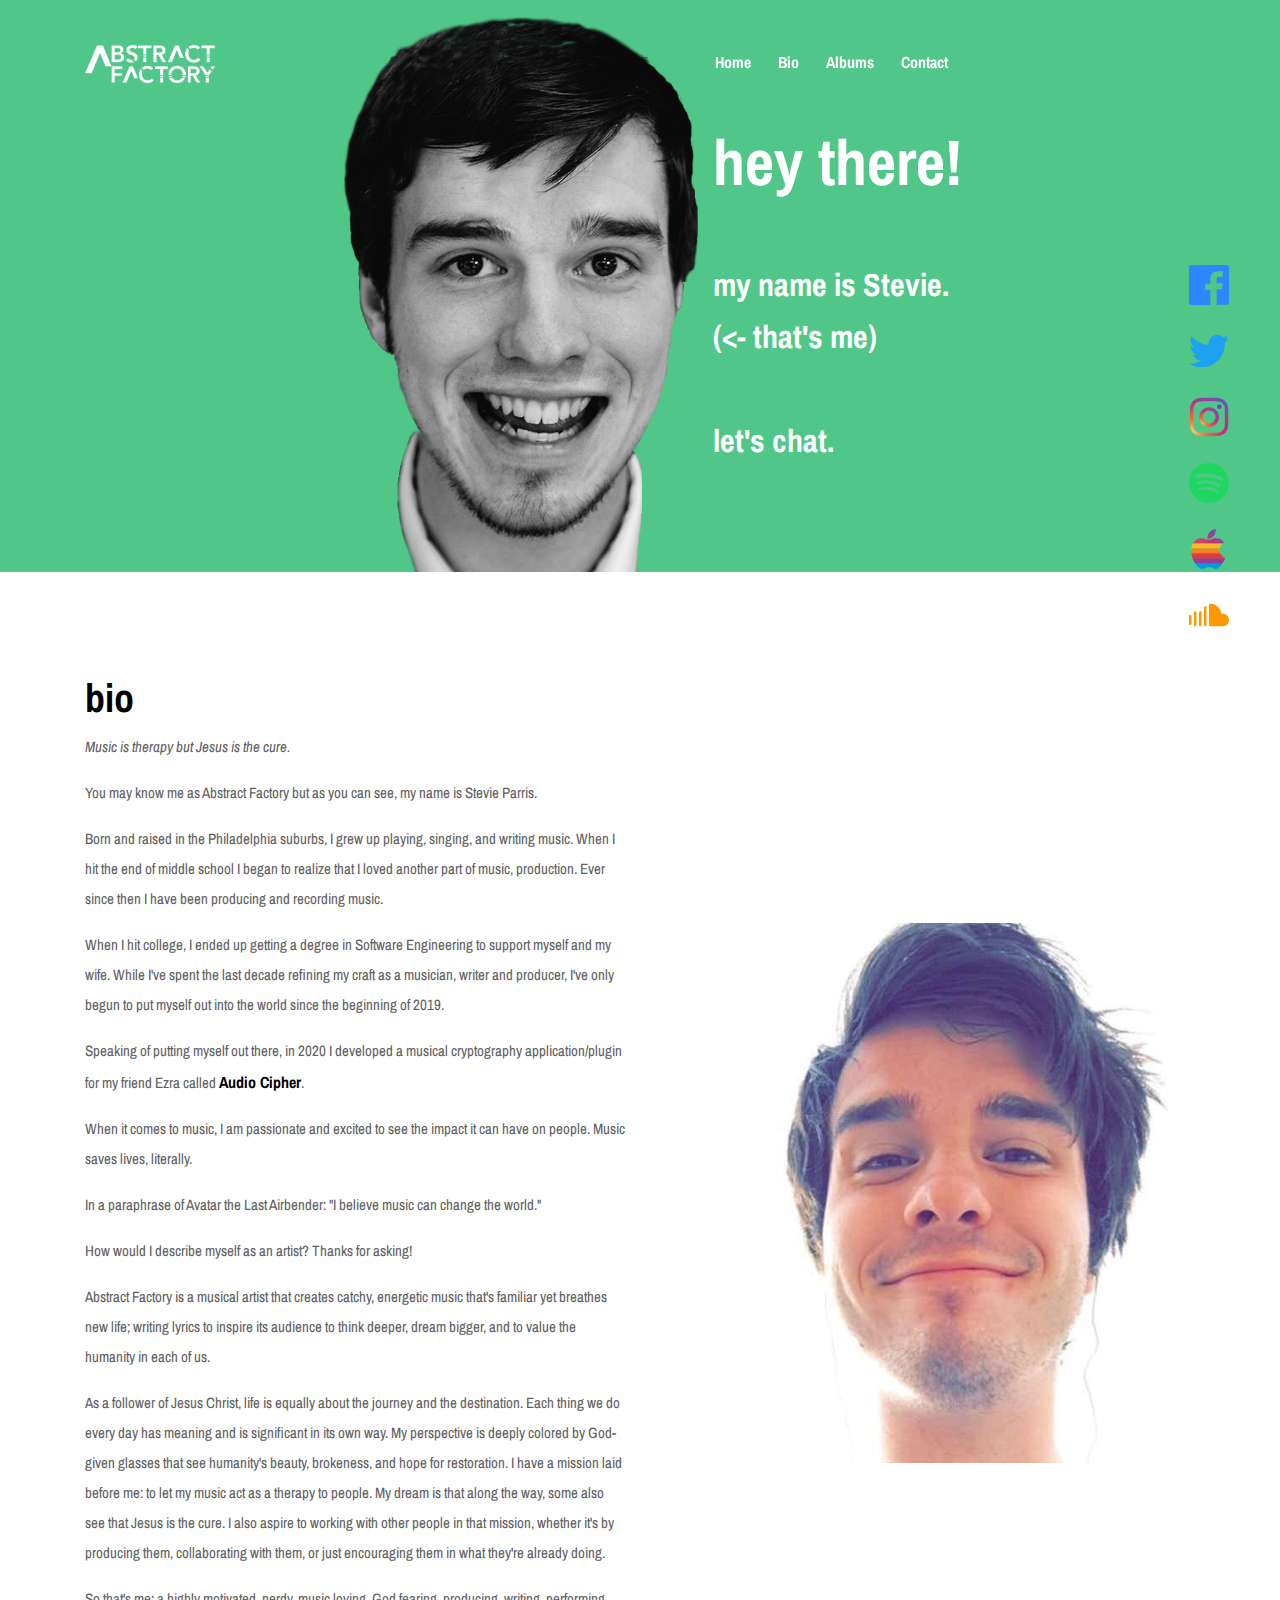
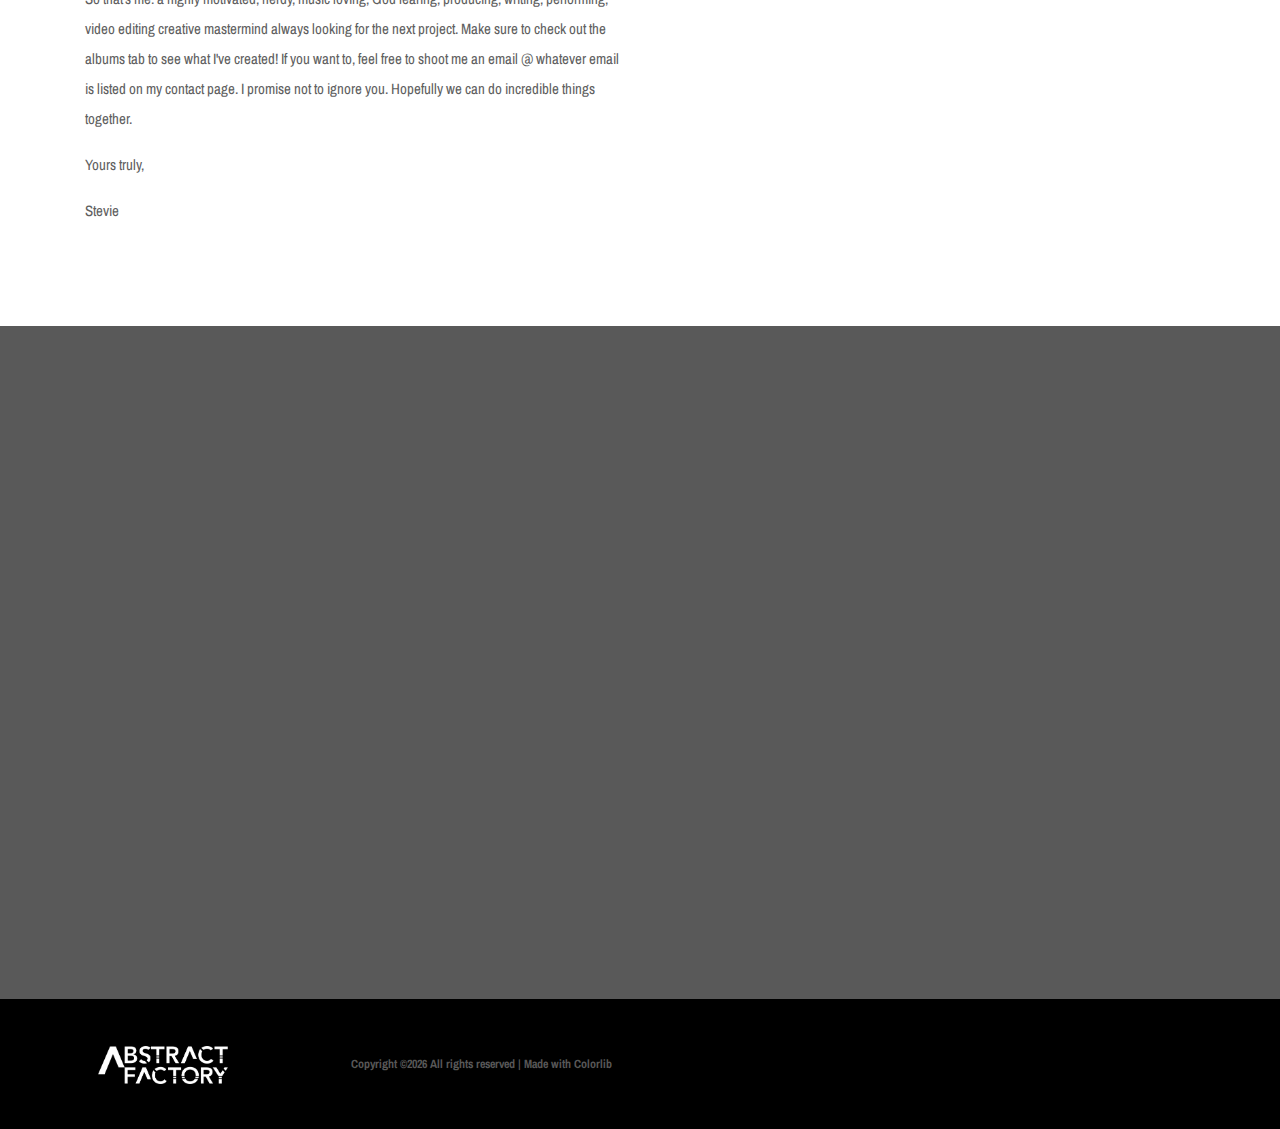
<file: bio.html>
<!DOCTYPE html>
<html lang="en">

<head>
    <meta charset="UTF-8">
    <meta name="description" content="">
    <meta http-equiv="X-UA-Compatible" content="IE=edge">
    <meta name="viewport" content="width=device-width, initial-scale=1, shrink-to-fit=no">
    <!-- The above 4 meta tags *must* come first in the head; any other head content must come *after* these tags -->

    <!-- Title -->
    <title>Abstract Factory Contact</title>

    <!-- Favicon -->
    <link rel="icon" href="img/core-img/favicon.ico">

    <!-- Stylesheet -->
    <link rel="stylesheet" href="style.css">
    <link rel="stylesheet" href="css/personal.css">
    <style>
        .single-hero-slide::after {
            background-color: rgba(50, 220, 130, 0.7);
        }
    </style>
</head>

<body>
    <svg id="customSvgLibrary" xmlns="http://www.w3.org/2000/svg" style="display:none" id="customSvgLibrary">
  <!-- social -->
  <symbol id="apple" viewBox="-1 1 24 24"><path d="M17.6 13.8c0-3 2.5-4.5 2.6-4.6-1.4-2.1-3.6-2.3-4.4-2.4-1.9-.2-3.6 1.1-4.6 1.1-.9 0-2.4-1.1-4-1-2 0-3.9 1.2-5 3-2.1 3.7-.5 9.1 1.5 12.1 1 1.5 2.2 3.1 3.8 3 1.5-.1 2.1-1 3.9-1s2.4 1 4 1 2.7-1.5 3.7-2.9c1.2-1.7 1.6-3.3 1.7-3.4-.1-.1-3.2-1.3-3.2-4.9zm-3.1-9c.8-1 1.4-2.4 1.2-3.8-1.2 0-2.7.8-3.5 1.8-.8.9-1.5 2.3-1.3 3.7 1.4.1 2.8-.7 3.6-1.7z"/></symbol>

  <symbol id="facebook" viewBox="0 0 24 24"><path style="fill:#2D87FF" d="M24 1.3v21.3c0 .7-.6 1.3-1.3 1.3h-6.1v-9.3h3.1l.5-3.6h-3.6v-2.2c0-1.1.3-1.8 1.8-1.8h1.9v-3.2c-.3 0-1.5-.1-2.8-.1-2.8 0-4.7 1.7-4.7 4.8v2.7h-3.1v3.6h3.1v9.2h-11.5c-.7 0-1.3-.6-1.3-1.3v-21.4c0-.7.6-1.3 1.3-1.3h21.3c.8 0 1.4.6 1.4 1.3z"/></symbol>

  <symbol id="facebook2" viewBox="0 0 512 512"><path d="M288 176v-64c0-17.664 14.336-32 32-32h32v-80h-64c-53.024 0-96 42.976-96 96v80h-64v80h64v256h96v-256h64l32-80h-96z"/></symbol>

  <symbol id="soundcloud" viewBox="0 0 512 512" style="enable-background:new 0 0 512 512;" xml:space="preserve">
    <path style="fill:#FF9800;" d="M432,240c-5.696,0-11.296,0.608-16.672,1.76C408.128,169.024,346.592,112,272,112
      c-8.832,0-16,7.168-16,16v256c0,8.832,7.168,16,16,16h160c44.128,0,80-35.872,80-80C512,275.904,476.128,240,432,240z"/>
    <path style="fill:#FF9800;" d="M208,144c-8.832,0-16,7.168-16,16v224c0,8.832,7.168,16,16,16s16-7.168,16-16V160
      C224,151.168,216.832,144,208,144z"/>
    <path style="fill:#FF9800;" d="M144,208c-8.832,0-16,7.168-16,16v160c0,8.832,7.168,16,16,16s16-7.168,16-16V224
      C160,215.168,152.832,208,144,208z"/>
    <path style="fill:#FF9800;" d="M80,208c-8.832,0-16,7.168-16,16v160c0,8.832,7.168,16,16,16s16-7.168,16-16V224
      C96,215.168,88.832,208,80,208z"/>
    <path style="fill:#FF9800;" d="M16,256c-8.832,0-16,7.168-16,16v96c0,8.832,7.168,16,16,16s16-7.168,16-16v-96
      C32,263.168,24.832,256,16,256z"/>
  </symbol>
   
  <symbol id="fb-like" viewBox="0 0 20 20"><path d="M0 8v12h5v-12h-5zm2.5 10.8c-.4 0-.8-.3-.8-.8 0-.4.3-.8.8-.8s.8.3.8.8c0 .4-.4.8-.8.8zm3.5-.8h9.5c1.1 0 1.7-1 1.7-1.7 0-.3-.4-1-.4-1 1.4-.3 1.7-1.2 1.7-1.7-.1-.5-.3-.9-.5-1 1-.4 1.5-1.1 1.4-1.9-.1-.8-1-1.5-1-1.5 1-.6.9-1.5.9-1.5-.3-1.3-1.5-1.7-1.7-1.7h-5.6s.3-.5.3-2.4-1.3-3.6-2.6-3.6c0 0-.7.1-1 .3v3.5l-2.7 4.4v9.8z"/></symbol>


  <symbol id="twitter" viewBox="0 1 24 23"><path style="fill:#1DA1F2" d="M21.5 7.6v.6c0 6.6-5 14.1-14 14.1-2.8 0-5.4-.8-7.6-2.2l1.2.1c2.3 0 4.4-.8 6.1-2.1-2.2 0-4-1.5-4.6-3.4.3.1.6.1.9.1.5 0 .9-.1 1.3-.2-2.1-.6-3.8-2.6-3.8-5 .7.4 1.4.6 2.2.6-1.3-.9-2.2-2.4-2.2-4.1 0-.9.2-1.8.7-2.5 2.4 3 6.1 5 10.2 5.2-.1-.4-.1-.7-.1-1.1 0-2.7 2.2-5 4.9-5 1.4 0 2.7.6 3.6 1.6 1-.3 2.1-.7 3-1.3-.4 1.2-1.1 2.1-2.2 2.7 1-.1 1.9-.4 2.8-.8-.6 1.1-1.4 2-2.4 2.7z"/></symbol>

  <symbol id="youtube" viewBox="0 0 24 24"><path d="M23.6 6.3c-.3-1.2-1.4-2.2-2.6-2.3-3-.3-6-.3-9-.3s-6 0-9 .3c-1.2.1-2.3 1.1-2.6 2.3-.4 1.8-.4 3.8-.4 5.7 0 1.9 0 3.9.4 5.7.3 1.2 1.4 2.2 2.6 2.3 3 .3 6 .3 9 .3s6 0 9-.3c1.3-.1 2.3-1.1 2.6-2.4.4-1.7.4-3.7.4-5.6 0-1.9 0-3.9-.4-5.7zm-14.1 9v-6.6l6.5 3.3-6.5 3.3z"/></symbol>
  <svg xmlns="http://www.w3.org/2000/svg" height="168px" width="559px" version="1.1" viewBox="0 0 559 168">
  <symbol id="spotify" viewBox="0 0 168 168">
    <path fill="#1ED760" d="m83.996 0.277c-46.249 0-83.743 37.493-83.743 83.742 0 46.251 37.494 83.741 83.743 83.741 46.254 0 83.744-37.49 83.744-83.741 0-46.246-37.49-83.738-83.745-83.738l0.001-0.004zm38.404 120.78c-1.5 2.46-4.72 3.24-7.18 1.73-19.662-12.01-44.414-14.73-73.564-8.07-2.809 0.64-5.609-1.12-6.249-3.93-0.643-2.81 1.11-5.61 3.926-6.25 31.9-7.291 59.263-4.15 81.337 9.34 2.46 1.51 3.24 4.72 1.73 7.18zm10.25-22.805c-1.89 3.075-5.91 4.045-8.98 2.155-22.51-13.839-56.823-17.846-83.448-9.764-3.453 1.043-7.1-0.903-8.148-4.35-1.04-3.453 0.907-7.093 4.354-8.143 30.413-9.228 68.222-4.758 94.072 11.127 3.07 1.89 4.04 5.91 2.15 8.976v-0.001zm0.88-23.744c-26.99-16.031-71.52-17.505-97.289-9.684-4.138 1.255-8.514-1.081-9.768-5.219-1.254-4.14 1.08-8.513 5.221-9.771 29.581-8.98 78.756-7.245 109.83 11.202 3.73 2.209 4.95 7.016 2.74 10.733-2.2 3.722-7.02 4.949-10.73 2.739z"/>
  </symbol>
  <symbol id="apple_color" viewBox="0 0 500 550"><style>.st0{fill:#61bb46}</style>
    <path class="st0" d="M456.8 184.4c-27.9-35-67.4-55.8-105.5-55.8-27 0-45.7 7.1-62.3 13.4-13.5 5.1-26.3 10-41.5 10-16.4 0-31-5.2-46.5-10.8-17.3-6.2-35.2-12.6-57.6-12.6-43.4 0-87.5 26.6-115.3 69.5-.2.3-.4.6-.5.9l-1.4 2.3h408.9l.4-.4c6.2-5.3 13.2-10.1 20.7-14.2l1.6-.9-1-1.4z"/><path class="st0" d="M342.1 2.3l-.2-1.4-1.4.1c-29.2 2-63.8 20.7-84.1 45.4-22.2 27.1-32.5 59.9-27.4 87.5l.2 1.2h3.5c29.4 0 62.4-17.2 82.6-43.3 21.4-27.4 31.2-60.1 26.8-89.5z"/><path d="M27.5 199.1c-12.1 19-20.5 46.3-22.7 70.2H397c4.2-26.2 18.3-51.2 40.7-70.2H27.5z" fill-rule="evenodd" clip-rule="evenodd" fill="#fdb827"/><path d="M406 338.3c-9.6-21.7-12.7-45.5-8.9-68.8l.3-1.7H5.2l-.1 1.3c-2.4 22.1-1.8 45.6 2 70l.2 1.3H407l-1-2.1z" fill="#f5821f"/><path d="M472 401c-29.7-11.3-53.2-33.5-66.1-62.7l-.4-.9H6.6l.3 1.7C10.6 362.5 17 386 26.1 409l.4.9h443.3l.8-1.8c.8-1.7 1.5-3.4 2.3-5.2l.6-1.4-1.5-.5z" fill="#e03a3e"/><path d="M25.3 406.9l.8 2c8.8 22.4 20.1 44.2 33.4 64.6 1.1 1.7 2.3 3.5 3.5 5.2l.4.7h367.3l.4-.7c2.4-3.5 4.7-7 6.4-9.5 14.9-22.8 21.2-35 32.6-60.2l1-2.1H25.3z" fill="#963d97"/><path d="M61.4 476.5l1.6 2.3c21.8 32.5 51.8 69.8 91.3 70.2h.8c16.5 0 27.6-5 39.4-10.3 13.9-6.2 28.3-12.6 53.7-12.8h.8c25.1 0 39.1 6.4 52.6 12.7 11.5 5.3 22.4 10.3 38.8 10.3h.7c37.8-.4 68-37.7 90.1-70.1l1.6-2.3H61.4z" fill="#009ddc"/>
  </symbol>

</svg>
    <!-- Preloader -->
    <div class="preloader d-flex align-items-center justify-content-center">
        <div class="lds-ellipsis">
            <div></div>
            <div></div>
            <div></div>
            <div></div>
        </div>
    </div>

    <!-- Navigation -->
    <nav class="side" style="z-position:1000">
      <div class="navigation default" style="height:100%">
        <ul>
          <li><a href="https://www.facebook.com/AbstractFactory7" target="_blank"><svg class="sidebar-icon"><use xmlns:xlink="http://www.w3.org/1999/xlink" xlink:href="#facebook"></use></svg></a></li>
          <li><a href="https://twitter.com/Stevie_Parris" target="_blank"><svg class="sidebar-icon"><use xmlns:xlink="http://www.w3.org/1999/xlink" xlink:href="#twitter"></use></svg></a></li>
          <li><a href="https://www.instagram.com/parrisoul" target="_blank"><svg class="sidebar-icon" xmlns="http://www.w3.org/2000/svg" xmlns:xlink="http://www.w3.org/1999/xlink" style="enable-background:new 0 0 512 512;" version="1.1" viewBox="0 0 512 512" xml:space="preserve"><style type="text/css">
    .st0{fill:url(#SVGID_1_);}
    .st1{fill:url(#SVGID_2_);}
    .st2{fill:#654C9F;}
</style><g id="Edges"/><g id="Symbol"><g><radialGradient cx="56.3501" cy="19.2179" gradientTransform="matrix(0.9986 -5.233596e-02 4.448556e-02 0.8488 -36.9742 443.8014)" gradientUnits="userSpaceOnUse" id="SVGID_1_" r="711.335"><stop offset="0" style="stop-color:#FED576"/><stop offset="0.2634" style="stop-color:#F47133"/><stop offset="0.6091" style="stop-color:#BC3081"/><stop offset="1" style="stop-color:#4C63D2"/></radialGradient><path class="st0" d="M96.1,23.2c-16.2,6.3-29.9,14.7-43.6,28.4C38.8,65.2,30.4,79,24.1,95.1c-6.1,15.6-10.2,33.5-11.4,59.7    c-1.2,26.2-1.5,34.6-1.5,101.4s0.3,75.2,1.5,101.4c1.2,26.2,5.4,44.1,11.4,59.7c6.3,16.2,14.7,29.9,28.4,43.6    c13.7,13.7,27.4,22.1,43.6,28.4c15.6,6.1,33.5,10.2,59.7,11.4c26.2,1.2,34.6,1.5,101.4,1.5c66.8,0,75.2-0.3,101.4-1.5    c26.2-1.2,44.1-5.4,59.7-11.4c16.2-6.3,29.9-14.7,43.6-28.4c13.7-13.7,22.1-27.4,28.4-43.6c6.1-15.6,10.2-33.5,11.4-59.7    c1.2-26.2,1.5-34.6,1.5-101.4s-0.3-75.2-1.5-101.4c-1.2-26.2-5.4-44.1-11.4-59.7C484,79,475.6,65.2,462,51.6    c-13.7-13.7-27.4-22.1-43.6-28.4c-15.6-6.1-33.5-10.2-59.7-11.4c-26.2-1.2-34.6-1.5-101.4-1.5s-75.2,0.3-101.4,1.5    C129.6,12.9,111.7,17.1,96.1,23.2z M356.6,56c24,1.1,37,5.1,45.7,8.5c11.5,4.5,19.7,9.8,28.3,18.4c8.6,8.6,13.9,16.8,18.4,28.3    c3.4,8.7,7.4,21.7,8.5,45.7c1.2,25.9,1.4,33.7,1.4,99.4s-0.3,73.5-1.4,99.4c-1.1,24-5.1,37-8.5,45.7c-4.5,11.5-9.8,19.7-18.4,28.3    c-8.6,8.6-16.8,13.9-28.3,18.4c-8.7,3.4-21.7,7.4-45.7,8.5c-25.9,1.2-33.7,1.4-99.4,1.4s-73.5-0.3-99.4-1.4    c-24-1.1-37-5.1-45.7-8.5c-11.5-4.5-19.7-9.8-28.3-18.4c-8.6-8.6-13.9-16.8-18.4-28.3c-3.4-8.7-7.4-21.7-8.5-45.7    c-1.2-25.9-1.4-33.7-1.4-99.4s0.3-73.5,1.4-99.4c1.1-24,5.1-37,8.5-45.7c4.5-11.5,9.8-19.7,18.4-28.3c8.6-8.6,16.8-13.9,28.3-18.4    c8.7-3.4,21.7-7.4,45.7-8.5c25.9-1.2,33.7-1.4,99.4-1.4S330.7,54.8,356.6,56z"/><radialGradient cx="154.0732" cy="134.5501" gradientTransform="matrix(0.9986 -5.233596e-02 4.448556e-02 0.8488 -24.3617 253.2946)" gradientUnits="userSpaceOnUse" id="SVGID_2_" r="365.2801"><stop offset="0" style="stop-color:#FED576"/><stop offset="0.2634" style="stop-color:#F47133"/><stop offset="0.6091" style="stop-color:#BC3081"/><stop offset="1" style="stop-color:#4C63D2"/></radialGradient><path class="st1" d="M130.9,256.3c0,69.8,56.6,126.3,126.3,126.3s126.3-56.6,126.3-126.3S327,130,257.2,130    S130.9,186.5,130.9,256.3z M339.2,256.3c0,45.3-36.7,82-82,82s-82-36.7-82-82c0-45.3,36.7-82,82-82S339.2,211,339.2,256.3z"/><circle class="st2" cx="388.6" cy="125" r="29.5"/></g></g></svg></a></li>
          <li><a href="https://open.spotify.com/artist/0LhAzPJPsSHYm4EMBrvTf5?si=XDXSaBK-Q7OMjbeHhi7h0w" target="_blank"><svg class="sidebar-icon"><use xmlns:xlink="http://www.w3.org/1999/xlink" xlink:href="#spotify"></use></svg></a></li>
          <li><a href="https://music.apple.com/us/artist/abstract-factory/1501105003" target="_blank"><svg class="sidebar-icon"><use xmlns:xlink="http://www.w3.org/1999/xlink" xlink:href="#apple_color"></use></svg></a></li>
          <li><a href="https://soundcloud.com/stevie-parris" target="_blank"><svg class="sidebar-icon"><use xmlns:xlink="http://www.w3.org/1999/xlink" xlink:href="#soundcloud"></use></svg></a></li>
        </ul>
      </div>
    </nav>

    <!-- ##### Header Area Start ##### -->
    <header class="header-area">
        <!-- Navbar Area -->
        <div class="oneMusic-main-menu">
            <div class="classy-nav-container breakpoint-off">
                <div class="container">
                    <!-- Menu -->
                    <nav class="classy-navbar justify-content-between" id="oneMusicNav">

                        <!-- Nav brand -->
                        <a href="index.html" class="nav-brand"><img src="img/core-img/logo_new_white.png" alt=""></a>

                        <!-- Navbar Toggler -->
                        <div class="classy-navbar-toggler">
                            <span class="navbarToggler"><span></span><span></span><span></span></span>
                        </div>

                        <!-- Menu -->
                        <div class="classy-menu">

                            <!-- Close Button -->
                            <div class="classycloseIcon">
                                <div class="cross-wrap"><span class="top"></span><span class="bottom"></span></div>
                            </div>

                            <!-- Nav Start -->
                            <div class="classynav">
                                <ul>
                                    <li><a href="index.html" >Home</a></li>
                                    <li><a href="bio.html" >Bio</a></li>
                                    <li><a href="albums.html">Albums</a></li>
                                    <li><a href="contact.html">Contact</a></li>
                                </ul>

                                <!-- Login/Register & Cart Button -->
                                <div class="login-register-cart-button d-flex align-items-center">
                                    <!-- Cart Button -->
                                    <div class="cart-btn">
                                        <p><iframe src="https://open.spotify.com/follow/1/?uri=spotify:artist:0LhAzPJPsSHYm4EMBrvTf5?si=2x6WDnxlTQi6fKl4g-dKzA&size=basic&theme=light" width="135" height="35"style="padding-top: 8px;" scrolling="no" frameborder="0" style="border:none; overflow:hidden;" allowtransparency="true"></iframe></p>
                                    </div>
                                </div>
                            </div>
                            <!-- Nav End -->

                        </div>
                    </nav>
                </div>
            </div>
        </div>
    </header>
    <!-- ##### Header Area End ##### -->


    <!-- ##### Hero Area Start ##### -->
    <section class="single-hero-slide d-flex align-items-center justify-content-center" style="background-color:rgb(150, 150, 150);vertical-align: middle; height:100%;">
        <div class="container">
            <div class="row">
                <div class="col-lg-12 col-md-12 outline-image" style="padding-left:0px;padding-right:0px">
                    <div class="container profile-container">
                        <div class="row" style="padding-left:0px;padding-right:0px">
                            <div class="col-lg-6 col-md-12" style="min-width:50%">
                            </div>
                            <div class="col-lg-6 col-md-12">
                                <div class="align-left">
                                    <br>
                                    <h1 class="text-white">
                                    <span class="chat-big">hey there!<br> </span></br>
                                    <span class="chat">my name is Stevie.</span><br>
                                    <span class="chat">(<- that's me)</span><br><br>
                                    <span class="chat">let's chat.</span>
                                    </h1>
                                </div>
                            </div>
                        </div>
                    </div>
                </div>
            </div>
        </div>
    </section>

    <!-- ##### Contact Area Start ##### -->
    <section class="contact-area section-padding-100-0">
        <div class="container">
            <div class="row">
            </div>
            <div class="row">

                <div class="col-12 col-lg-6">
                    <div class="contact-content mb-100">
                        <div class="fix-7-12">
                          <h1 class="smaller margin-bottom-2 ae-1">bio</h1>
                          <p class="large ae-8"><span class="opacity-100"><i>Music is therapy but Jesus is the cure.</i>
                          </span></p>
                          <div class="left">
                          <p class="large ae-8"><span class="opacity-8">
                            You may know me as Abstract Factory but as you can see, my name is Stevie Parris. 
                          </span></p>
                          <p class="large ae-2"><span class="opacity-8">Born and raised in the Philadelphia suburbs, I grew up playing, singing, and writing music. When I hit the end of middle school I began to realize that I loved another part of music, production. Ever since then I have been producing and recording music.
                          </span></p>
                          <p class="large ae-2"><span class="opacity-8">
                            When I hit college, I ended up getting a degree in Software Engineering to support myself and my wife. While I've spent the last decade refining my craft as a musician, writer and producer, I've only begun to put myself out into the world since the beginning of 2019.
                          </span></p>
                          <p class="large ae-2"><span class="opacity-8">
                            Speaking of putting myself out there, in 2020 I developed a musical cryptography application/plugin for my friend Ezra called <a href="https://www.audiocipher.com/">Audio Cipher</a>.
                          </span></p>
                          <p class="large ae-2"><span class="opacity-8">
                            When it comes to music, I am passionate and excited to see the impact it can have on people. Music saves lives, literally. 
                            </span></p>
                            <p class="large ae-2"><span class="opacity-8">In a paraphrase of Avatar the Last Airbender: "I believe music can change the world."
                          </span></p>
                          <p class="large ae-1"><span class="opacity-8">
                            How would I describe myself as an artist? Thanks for asking!
                          </span></p>
                          <p class="large ae-2"><span class="opacity-8">
                            Abstract Factory is a musical artist that creates catchy, energetic music that's familiar yet breathes new life; writing lyrics to inspire its audience to think deeper, dream bigger, and to value the humanity in each of us.
                          </span></p>
                          <p class="large ae-2"><span class="opacity-8">
                            As a follower of Jesus Christ, life is equally about the journey and the destination. Each thing we do every day has meaning and is significant in its own way. My perspective is deeply colored by God-given glasses that see humanity's beauty, brokeness, and hope for restoration. I have a mission laid before me: to let my music act as a therapy to people. My dream is that along the way, some also see that Jesus is the cure. I also aspire to working with other people in that mission, whether it's by producing them, collaborating with them, or just encouraging them in what they're already doing.
                          </span></p>
                          <p class="large ae-2"><span class="opacity-8">
                            So that's me: a highly motivated, nerdy, music loving, God fearing, producing, writing, performing, video editing creative mastermind always looking for the next project. Make sure to check out the albums tab to see what I've created! If you want to, feel free to shoot me an email @ whatever email is listed on my contact page. I promise not to ignore you. Hopefully we can do incredible things together.
                          </span></p>
                          <p class="large ae-2"><span class="opacity-8">
                            Yours truly,
                          </span></p>
                          <p class="large ae-2"><span class="opacity-8">
                            Stevie
                          </span></p>
                          </div>
                        </div>  
                    </div>
                </div>
                <div class="col-12 col-lg-6">
                    <div class="contact-content mb-100" style="margin: 0;top:20%">
                        <div>
                                <img src="img/core-img/profile.jpeg" style="margin: 0;" alt="">
                        </div>
                    </div>
                </div>

            </div>
        </div>
    </section>
    <!-- ##### Contact Area End ##### -->



    <!-- ##### Contact Area Start ##### -->
    <section class="contact-area section-padding-100 bg-img bg-overlay bg-fixed has-bg-img" style="background-image: url(img/bg-img/bg-2.jpg);">
        <div class="container">
            <div class="row">
                <div class="col-12">
                    <div class="section-heading white wow fadeInUp" data-wow-delay="100ms">
                        <p>Fill out the form below to</p>
                        <h2>Get In Touch</h2>
                    </div>
                </div>
            </div>

            <div class="row">
                <div class="col-12">
                    <!-- Contact Form Area -->
                    <div class="contact-form-area">
                        <form action="mailto:stevie.parris@example.com" method="post">
                            <div class="row">
                                <div class="col-md-6 col-lg-4">
                                    <div class="form-group wow fadeInUp" data-wow-delay="100ms">
                                        <input type="text" class="form-control" id="name" placeholder="Name">
                                    </div>
                                </div>
                                <div class="col-md-6 col-lg-4">
                                    <div class="form-group wow fadeInUp" data-wow-delay="200ms">
                                        <input type="email" class="form-control" id="email" placeholder="E-mail">
                                    </div>
                                </div>
                                <div class="col-lg-4">
                                    <div class="form-group wow fadeInUp" data-wow-delay="300ms">
                                        <input type="text" class="form-control" id="subject" placeholder="Subject">
                                    </div>
                                </div>
                                <div class="col-12">
                                    <div class="form-group wow fadeInUp" data-wow-delay="400ms">
                                        <textarea name="message" class="form-control" id="message" cols="30" rows="10" placeholder="Message"></textarea>
                                    </div>
                                </div>
                                <div class="col-12 text-center wow fadeInUp" data-wow-delay="500ms">
                                    <button class="btn oneMusic-btn mt-30" type="submit">Send <i class="fa fa-angle-double-right"></i></button>
                                </div>
                            </div>
                        </form>
                    </div>
                </div>
            </div>
        </div>
    </section>
    <!-- ##### Contact Area End ##### -->


    <!-- ##### Footer Area Start ##### -->
    <footer class="footer-area">
        <div class="container">
            <div class="row d-flex flex-wrap align-items-center">
                <div class="col-12 col-md-6 classy-navbar justify-content-between">
                    <a href="index.html" class="nav-brand"><img src="img/core-img/logo_new_white.png" alt=""></a>
                    <p class="copywrite-text"><a href="#"><!-- Link back to Colorlib can't be removed. Template is licensed under CC BY 3.0. -->
Copyright &copy;<script>document.write(new Date().getFullYear());</script> All rights reserved | Made with <a href="https://colorlib.com" target="_blank">Colorlib</a>
<!-- Link back to Colorlib can't be removed. Template is licensed under CC BY 3.0. --></p>
                </div>
            </div>
        </div>
    </footer>
    <!-- ##### Footer Area Start ##### -->

    <!-- ##### All Javascript Script ##### -->
    <!-- jQuery-2.2.4 js -->
    <script src="js/jquery/jquery-2.2.4.min.js"></script>
    <!-- Popper js -->
    <script src="js/bootstrap/popper.min.js"></script>
    <!-- Bootstrap js -->
    <script src="js/bootstrap/bootstrap.min.js"></script>
    <!-- All Plugins js -->
    <script src="js/plugins/plugins.js"></script>
    <!-- Active js -->
    <script src="js/active.js"></script>

    <script src="js/jquery.scrollex.min.js"></script>
    <script src="js/jquery.scrolly.min.js"></script>
    <script src="js/browser.min.js"></script>
    <script src="js/breakpoints.min.js"></script>
    <script src="js/util.js"></script>
    <script src="js/main.js"></script>
    <script>
    $('.owl-carousel').trigger('stop.owl.autoplay'); 
    $('.owl-carousel').trigger('animateOut'); 

    </script>
</body>

</html>
</file>
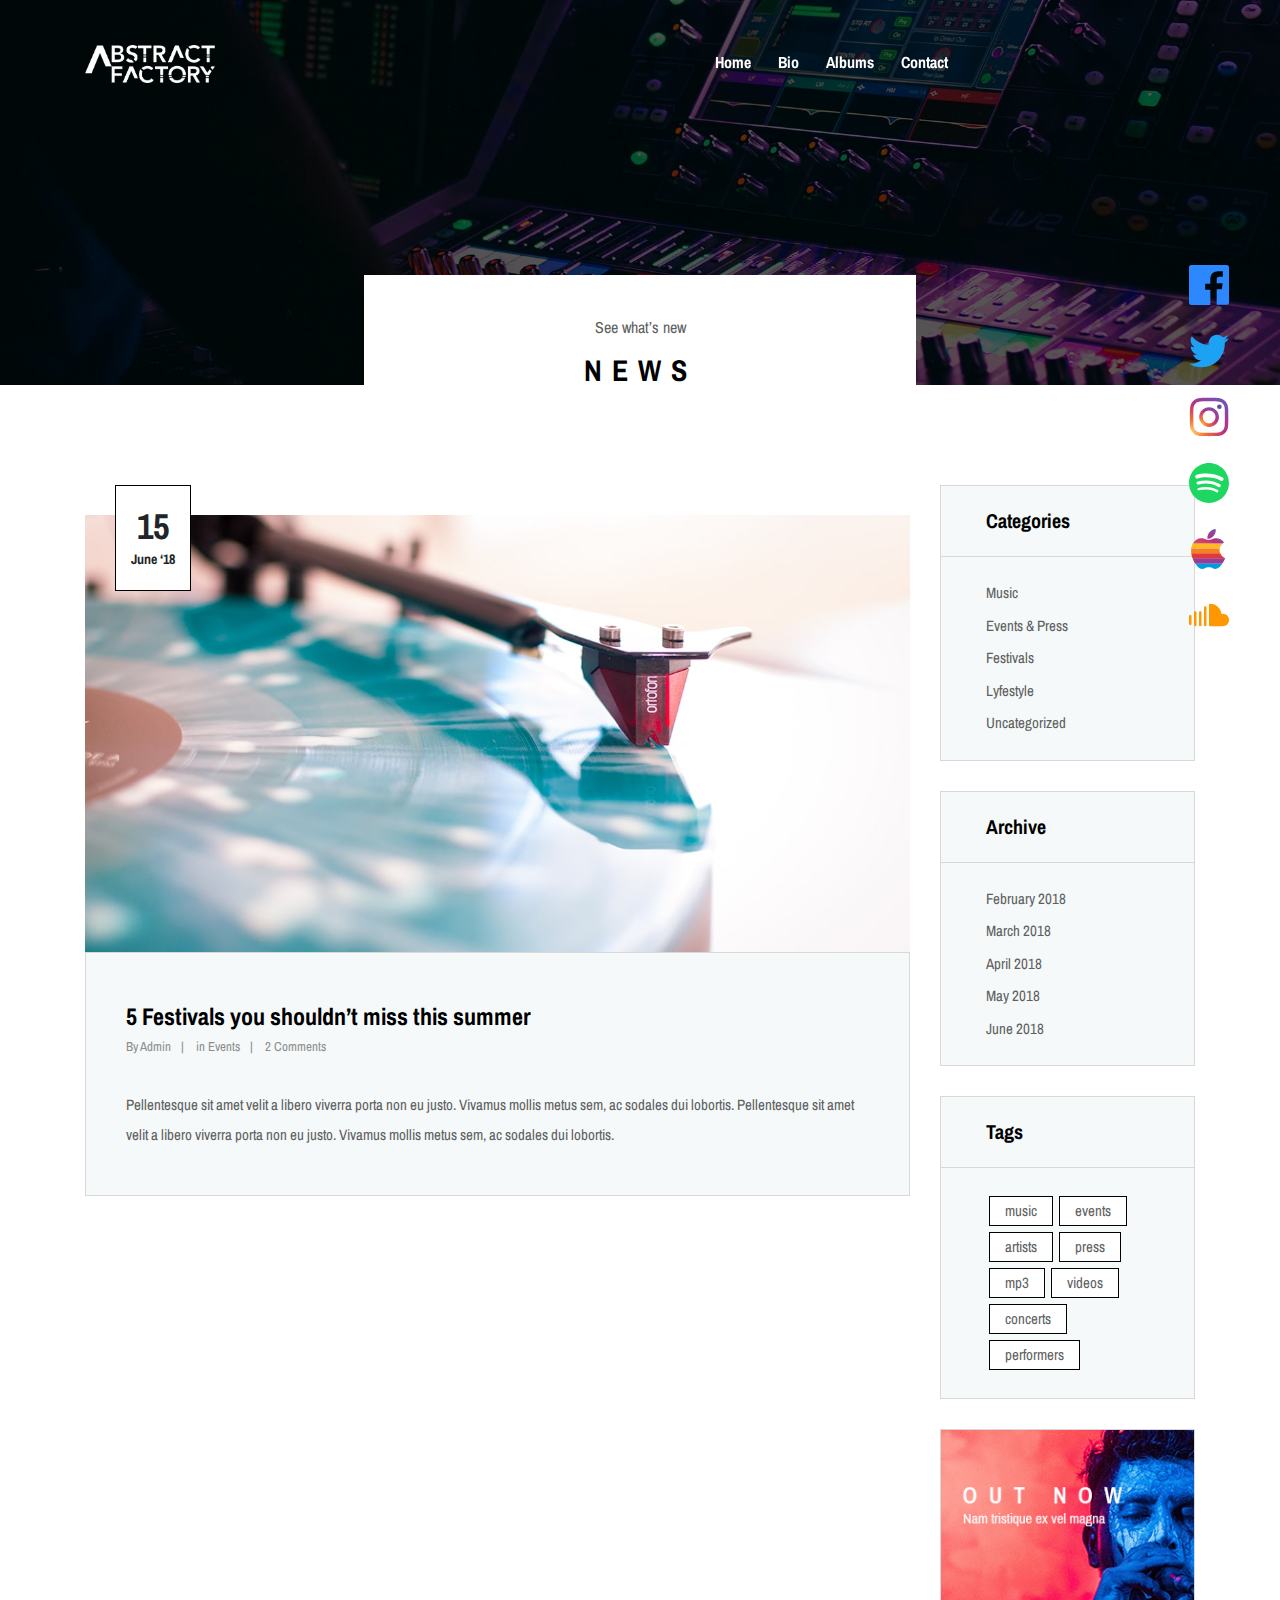
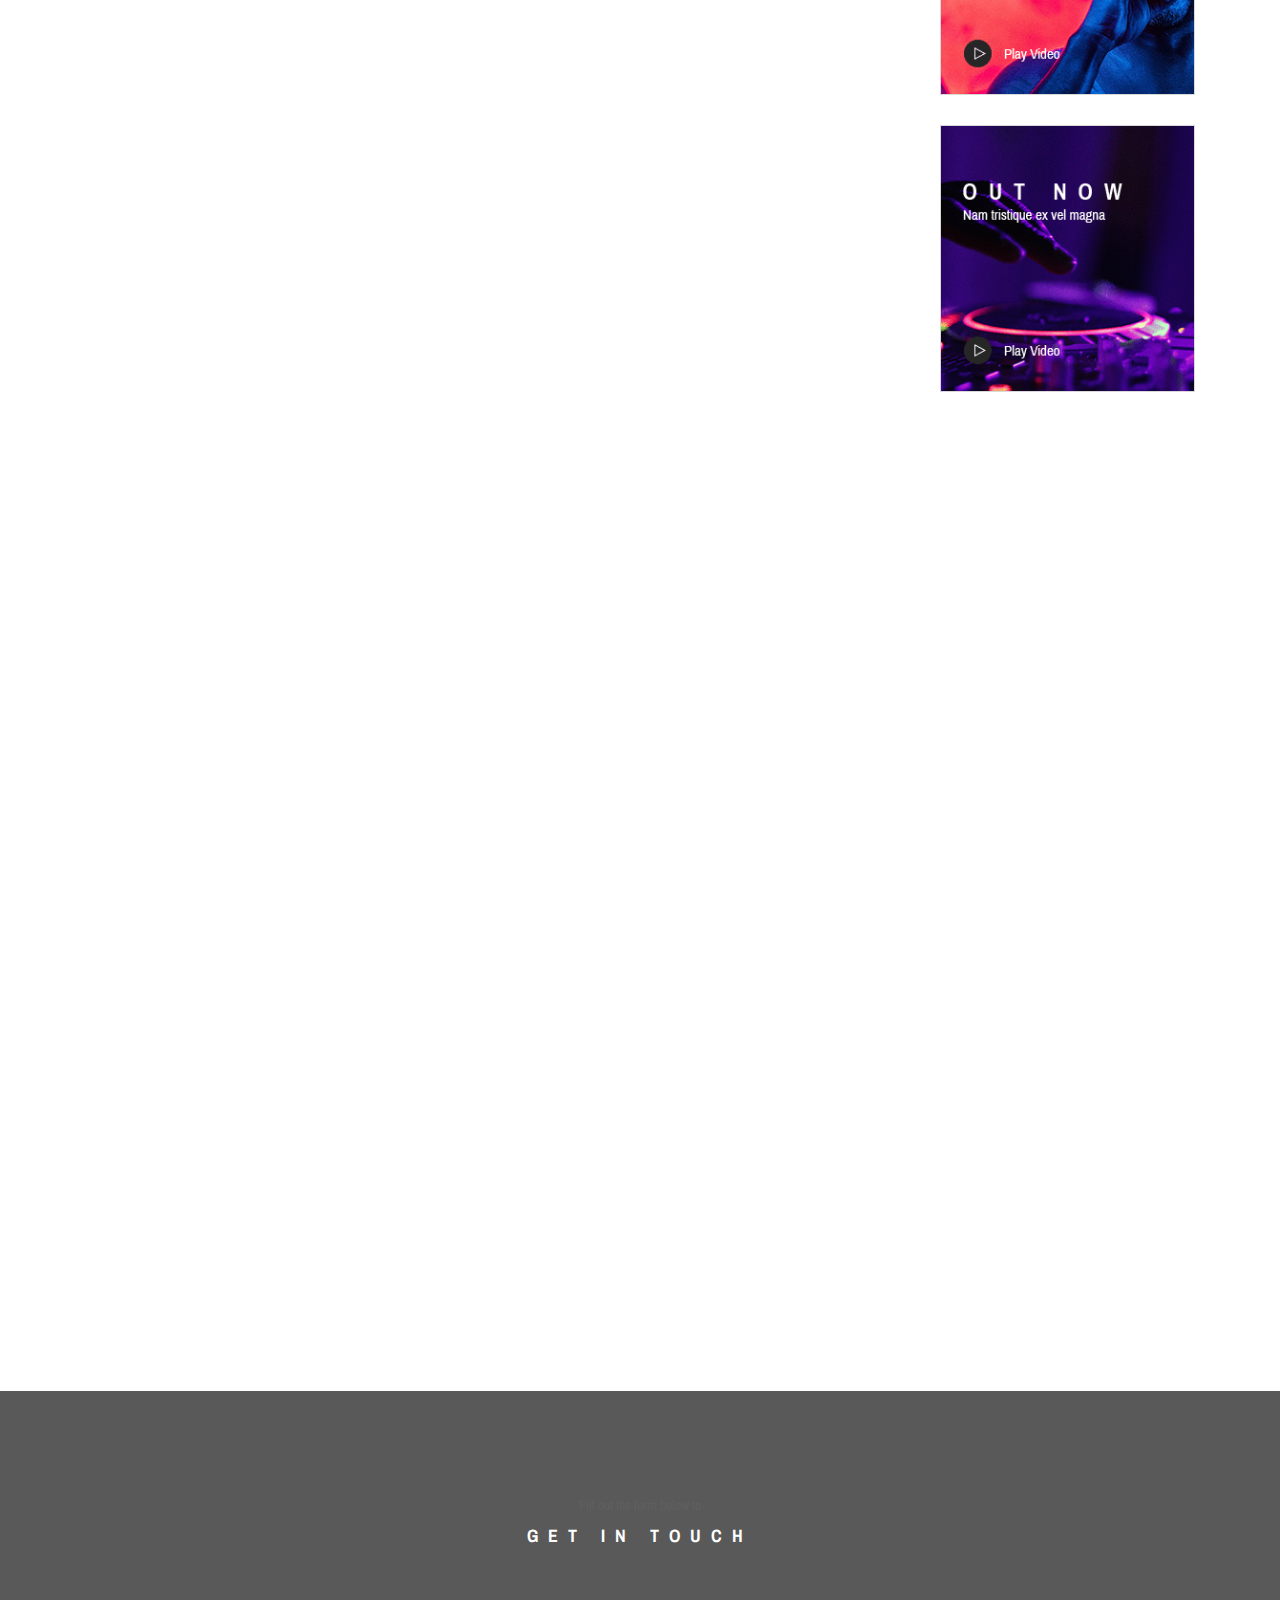
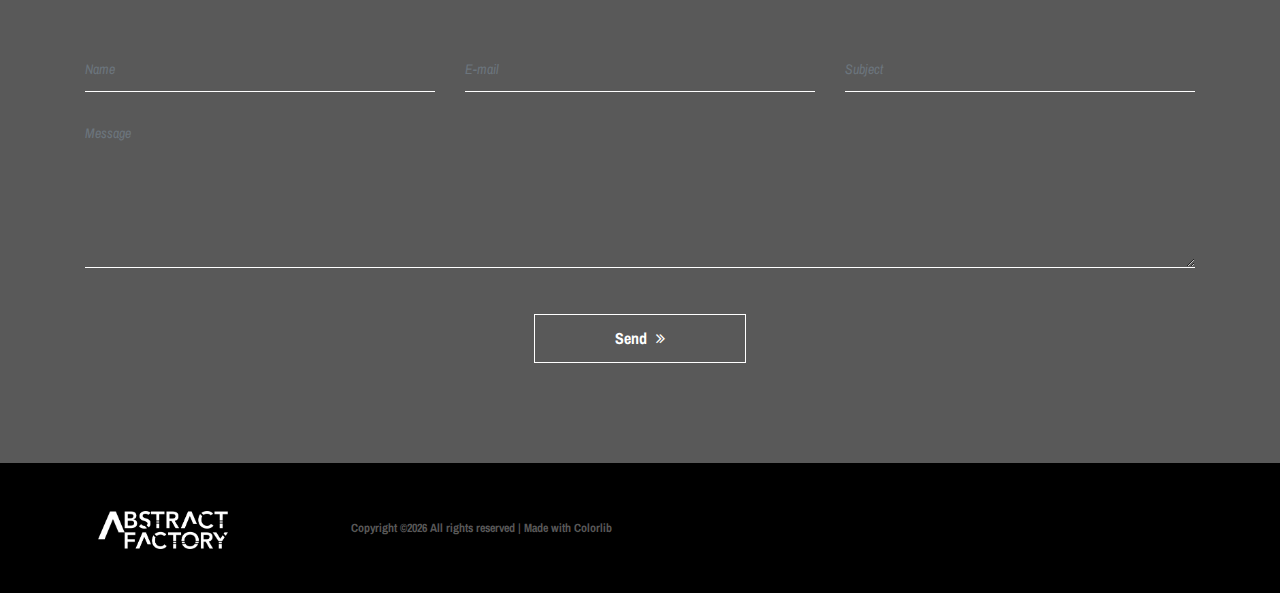
<file: blog.html>
<!DOCTYPE html>
<html lang="en">

<head>
    <meta charset="UTF-8">
    <meta name="description" content="">
    <meta http-equiv="X-UA-Compatible" content="IE=edge">
    <meta name="viewport" content="width=device-width, initial-scale=1, shrink-to-fit=no">
    <!-- The above 4 meta tags *must* come first in the head; any other head content must come *after* these tags -->

    <!-- Title -->
    <title>One Music - Modern Music HTML5 Template</title>

    <!-- Favicon -->
    <link rel="icon" href="img/core-img/favicon.ico">

    <!-- Stylesheet -->
    <link rel="stylesheet" href="style.css">
    <link rel="stylesheet" href="css/personal.css">

</head>

<body>
    <svg id="customSvgLibrary" xmlns="http://www.w3.org/2000/svg" style="display:none" id="customSvgLibrary">
  <!-- social -->
  <symbol id="apple" viewBox="-1 1 24 24"><path d="M17.6 13.8c0-3 2.5-4.5 2.6-4.6-1.4-2.1-3.6-2.3-4.4-2.4-1.9-.2-3.6 1.1-4.6 1.1-.9 0-2.4-1.1-4-1-2 0-3.9 1.2-5 3-2.1 3.7-.5 9.1 1.5 12.1 1 1.5 2.2 3.1 3.8 3 1.5-.1 2.1-1 3.9-1s2.4 1 4 1 2.7-1.5 3.7-2.9c1.2-1.7 1.6-3.3 1.7-3.4-.1-.1-3.2-1.3-3.2-4.9zm-3.1-9c.8-1 1.4-2.4 1.2-3.8-1.2 0-2.7.8-3.5 1.8-.8.9-1.5 2.3-1.3 3.7 1.4.1 2.8-.7 3.6-1.7z"/></symbol>

  <symbol id="facebook" viewBox="0 0 24 24"><path style="fill:#2D87FF" d="M24 1.3v21.3c0 .7-.6 1.3-1.3 1.3h-6.1v-9.3h3.1l.5-3.6h-3.6v-2.2c0-1.1.3-1.8 1.8-1.8h1.9v-3.2c-.3 0-1.5-.1-2.8-.1-2.8 0-4.7 1.7-4.7 4.8v2.7h-3.1v3.6h3.1v9.2h-11.5c-.7 0-1.3-.6-1.3-1.3v-21.4c0-.7.6-1.3 1.3-1.3h21.3c.8 0 1.4.6 1.4 1.3z"/></symbol>

  <symbol id="facebook2" viewBox="0 0 512 512"><path d="M288 176v-64c0-17.664 14.336-32 32-32h32v-80h-64c-53.024 0-96 42.976-96 96v80h-64v80h64v256h96v-256h64l32-80h-96z"/></symbol>

  <symbol id="soundcloud" viewBox="0 0 512 512" style="enable-background:new 0 0 512 512;" xml:space="preserve">
    <path style="fill:#FF9800;" d="M432,240c-5.696,0-11.296,0.608-16.672,1.76C408.128,169.024,346.592,112,272,112
      c-8.832,0-16,7.168-16,16v256c0,8.832,7.168,16,16,16h160c44.128,0,80-35.872,80-80C512,275.904,476.128,240,432,240z"/>
    <path style="fill:#FF9800;" d="M208,144c-8.832,0-16,7.168-16,16v224c0,8.832,7.168,16,16,16s16-7.168,16-16V160
      C224,151.168,216.832,144,208,144z"/>
    <path style="fill:#FF9800;" d="M144,208c-8.832,0-16,7.168-16,16v160c0,8.832,7.168,16,16,16s16-7.168,16-16V224
      C160,215.168,152.832,208,144,208z"/>
    <path style="fill:#FF9800;" d="M80,208c-8.832,0-16,7.168-16,16v160c0,8.832,7.168,16,16,16s16-7.168,16-16V224
      C96,215.168,88.832,208,80,208z"/>
    <path style="fill:#FF9800;" d="M16,256c-8.832,0-16,7.168-16,16v96c0,8.832,7.168,16,16,16s16-7.168,16-16v-96
      C32,263.168,24.832,256,16,256z"/>
  </symbol>
   
  <symbol id="fb-like" viewBox="0 0 20 20"><path d="M0 8v12h5v-12h-5zm2.5 10.8c-.4 0-.8-.3-.8-.8 0-.4.3-.8.8-.8s.8.3.8.8c0 .4-.4.8-.8.8zm3.5-.8h9.5c1.1 0 1.7-1 1.7-1.7 0-.3-.4-1-.4-1 1.4-.3 1.7-1.2 1.7-1.7-.1-.5-.3-.9-.5-1 1-.4 1.5-1.1 1.4-1.9-.1-.8-1-1.5-1-1.5 1-.6.9-1.5.9-1.5-.3-1.3-1.5-1.7-1.7-1.7h-5.6s.3-.5.3-2.4-1.3-3.6-2.6-3.6c0 0-.7.1-1 .3v3.5l-2.7 4.4v9.8z"/></symbol>


  <symbol id="twitter" viewBox="0 1 24 23"><path style="fill:#1DA1F2" d="M21.5 7.6v.6c0 6.6-5 14.1-14 14.1-2.8 0-5.4-.8-7.6-2.2l1.2.1c2.3 0 4.4-.8 6.1-2.1-2.2 0-4-1.5-4.6-3.4.3.1.6.1.9.1.5 0 .9-.1 1.3-.2-2.1-.6-3.8-2.6-3.8-5 .7.4 1.4.6 2.2.6-1.3-.9-2.2-2.4-2.2-4.1 0-.9.2-1.8.7-2.5 2.4 3 6.1 5 10.2 5.2-.1-.4-.1-.7-.1-1.1 0-2.7 2.2-5 4.9-5 1.4 0 2.7.6 3.6 1.6 1-.3 2.1-.7 3-1.3-.4 1.2-1.1 2.1-2.2 2.7 1-.1 1.9-.4 2.8-.8-.6 1.1-1.4 2-2.4 2.7z"/></symbol>

  <symbol id="youtube" viewBox="0 0 24 24"><path d="M23.6 6.3c-.3-1.2-1.4-2.2-2.6-2.3-3-.3-6-.3-9-.3s-6 0-9 .3c-1.2.1-2.3 1.1-2.6 2.3-.4 1.8-.4 3.8-.4 5.7 0 1.9 0 3.9.4 5.7.3 1.2 1.4 2.2 2.6 2.3 3 .3 6 .3 9 .3s6 0 9-.3c1.3-.1 2.3-1.1 2.6-2.4.4-1.7.4-3.7.4-5.6 0-1.9 0-3.9-.4-5.7zm-14.1 9v-6.6l6.5 3.3-6.5 3.3z"/></symbol>
  <svg xmlns="http://www.w3.org/2000/svg" height="168px" width="559px" version="1.1" viewBox="0 0 559 168">
  <symbol id="spotify" viewBox="0 0 168 168">
    <path fill="#1ED760" d="m83.996 0.277c-46.249 0-83.743 37.493-83.743 83.742 0 46.251 37.494 83.741 83.743 83.741 46.254 0 83.744-37.49 83.744-83.741 0-46.246-37.49-83.738-83.745-83.738l0.001-0.004zm38.404 120.78c-1.5 2.46-4.72 3.24-7.18 1.73-19.662-12.01-44.414-14.73-73.564-8.07-2.809 0.64-5.609-1.12-6.249-3.93-0.643-2.81 1.11-5.61 3.926-6.25 31.9-7.291 59.263-4.15 81.337 9.34 2.46 1.51 3.24 4.72 1.73 7.18zm10.25-22.805c-1.89 3.075-5.91 4.045-8.98 2.155-22.51-13.839-56.823-17.846-83.448-9.764-3.453 1.043-7.1-0.903-8.148-4.35-1.04-3.453 0.907-7.093 4.354-8.143 30.413-9.228 68.222-4.758 94.072 11.127 3.07 1.89 4.04 5.91 2.15 8.976v-0.001zm0.88-23.744c-26.99-16.031-71.52-17.505-97.289-9.684-4.138 1.255-8.514-1.081-9.768-5.219-1.254-4.14 1.08-8.513 5.221-9.771 29.581-8.98 78.756-7.245 109.83 11.202 3.73 2.209 4.95 7.016 2.74 10.733-2.2 3.722-7.02 4.949-10.73 2.739z"/>
  </symbol>
  <symbol id="apple_color" viewBox="0 0 500 550"><style>.st0{fill:#61bb46}</style>
    <path class="st0" d="M456.8 184.4c-27.9-35-67.4-55.8-105.5-55.8-27 0-45.7 7.1-62.3 13.4-13.5 5.1-26.3 10-41.5 10-16.4 0-31-5.2-46.5-10.8-17.3-6.2-35.2-12.6-57.6-12.6-43.4 0-87.5 26.6-115.3 69.5-.2.3-.4.6-.5.9l-1.4 2.3h408.9l.4-.4c6.2-5.3 13.2-10.1 20.7-14.2l1.6-.9-1-1.4z"/><path class="st0" d="M342.1 2.3l-.2-1.4-1.4.1c-29.2 2-63.8 20.7-84.1 45.4-22.2 27.1-32.5 59.9-27.4 87.5l.2 1.2h3.5c29.4 0 62.4-17.2 82.6-43.3 21.4-27.4 31.2-60.1 26.8-89.5z"/><path d="M27.5 199.1c-12.1 19-20.5 46.3-22.7 70.2H397c4.2-26.2 18.3-51.2 40.7-70.2H27.5z" fill-rule="evenodd" clip-rule="evenodd" fill="#fdb827"/><path d="M406 338.3c-9.6-21.7-12.7-45.5-8.9-68.8l.3-1.7H5.2l-.1 1.3c-2.4 22.1-1.8 45.6 2 70l.2 1.3H407l-1-2.1z" fill="#f5821f"/><path d="M472 401c-29.7-11.3-53.2-33.5-66.1-62.7l-.4-.9H6.6l.3 1.7C10.6 362.5 17 386 26.1 409l.4.9h443.3l.8-1.8c.8-1.7 1.5-3.4 2.3-5.2l.6-1.4-1.5-.5z" fill="#e03a3e"/><path d="M25.3 406.9l.8 2c8.8 22.4 20.1 44.2 33.4 64.6 1.1 1.7 2.3 3.5 3.5 5.2l.4.7h367.3l.4-.7c2.4-3.5 4.7-7 6.4-9.5 14.9-22.8 21.2-35 32.6-60.2l1-2.1H25.3z" fill="#963d97"/><path d="M61.4 476.5l1.6 2.3c21.8 32.5 51.8 69.8 91.3 70.2h.8c16.5 0 27.6-5 39.4-10.3 13.9-6.2 28.3-12.6 53.7-12.8h.8c25.1 0 39.1 6.4 52.6 12.7 11.5 5.3 22.4 10.3 38.8 10.3h.7c37.8-.4 68-37.7 90.1-70.1l1.6-2.3H61.4z" fill="#009ddc"/>
  </symbol>

</svg>
    <!-- Preloader -->
    <div class="preloader d-flex align-items-center justify-content-center">
        <div class="lds-ellipsis">
            <div></div>
            <div></div>
            <div></div>
            <div></div>
        </div>
    </div>

    <!-- Navigation -->
    <nav class="side" style="z-position:1000">
      <div class="navigation default" style="height:100%">
        <ul>
          <li><a href="https://www.facebook.com/AbstractFactory7" target="_blank"><svg class="sidebar-icon"><use xmlns:xlink="http://www.w3.org/1999/xlink" xlink:href="#facebook"></use></svg></a></li>
          <li><a href="https://twitter.com/Stevie_Parris" target="_blank"><svg class="sidebar-icon"><use xmlns:xlink="http://www.w3.org/1999/xlink" xlink:href="#twitter"></use></svg></a></li>
          <li><a href="https://www.instagram.com/parrisoul" target="_blank"><svg class="sidebar-icon" xmlns="http://www.w3.org/2000/svg" xmlns:xlink="http://www.w3.org/1999/xlink" style="enable-background:new 0 0 512 512;" version="1.1" viewBox="0 0 512 512" xml:space="preserve"><style type="text/css">
    .st0{fill:url(#SVGID_1_);}
    .st1{fill:url(#SVGID_2_);}
    .st2{fill:#654C9F;}
</style><g id="Edges"/><g id="Symbol"><g><radialGradient cx="56.3501" cy="19.2179" gradientTransform="matrix(0.9986 -5.233596e-02 4.448556e-02 0.8488 -36.9742 443.8014)" gradientUnits="userSpaceOnUse" id="SVGID_1_" r="711.335"><stop offset="0" style="stop-color:#FED576"/><stop offset="0.2634" style="stop-color:#F47133"/><stop offset="0.6091" style="stop-color:#BC3081"/><stop offset="1" style="stop-color:#4C63D2"/></radialGradient><path class="st0" d="M96.1,23.2c-16.2,6.3-29.9,14.7-43.6,28.4C38.8,65.2,30.4,79,24.1,95.1c-6.1,15.6-10.2,33.5-11.4,59.7    c-1.2,26.2-1.5,34.6-1.5,101.4s0.3,75.2,1.5,101.4c1.2,26.2,5.4,44.1,11.4,59.7c6.3,16.2,14.7,29.9,28.4,43.6    c13.7,13.7,27.4,22.1,43.6,28.4c15.6,6.1,33.5,10.2,59.7,11.4c26.2,1.2,34.6,1.5,101.4,1.5c66.8,0,75.2-0.3,101.4-1.5    c26.2-1.2,44.1-5.4,59.7-11.4c16.2-6.3,29.9-14.7,43.6-28.4c13.7-13.7,22.1-27.4,28.4-43.6c6.1-15.6,10.2-33.5,11.4-59.7    c1.2-26.2,1.5-34.6,1.5-101.4s-0.3-75.2-1.5-101.4c-1.2-26.2-5.4-44.1-11.4-59.7C484,79,475.6,65.2,462,51.6    c-13.7-13.7-27.4-22.1-43.6-28.4c-15.6-6.1-33.5-10.2-59.7-11.4c-26.2-1.2-34.6-1.5-101.4-1.5s-75.2,0.3-101.4,1.5    C129.6,12.9,111.7,17.1,96.1,23.2z M356.6,56c24,1.1,37,5.1,45.7,8.5c11.5,4.5,19.7,9.8,28.3,18.4c8.6,8.6,13.9,16.8,18.4,28.3    c3.4,8.7,7.4,21.7,8.5,45.7c1.2,25.9,1.4,33.7,1.4,99.4s-0.3,73.5-1.4,99.4c-1.1,24-5.1,37-8.5,45.7c-4.5,11.5-9.8,19.7-18.4,28.3    c-8.6,8.6-16.8,13.9-28.3,18.4c-8.7,3.4-21.7,7.4-45.7,8.5c-25.9,1.2-33.7,1.4-99.4,1.4s-73.5-0.3-99.4-1.4    c-24-1.1-37-5.1-45.7-8.5c-11.5-4.5-19.7-9.8-28.3-18.4c-8.6-8.6-13.9-16.8-18.4-28.3c-3.4-8.7-7.4-21.7-8.5-45.7    c-1.2-25.9-1.4-33.7-1.4-99.4s0.3-73.5,1.4-99.4c1.1-24,5.1-37,8.5-45.7c4.5-11.5,9.8-19.7,18.4-28.3c8.6-8.6,16.8-13.9,28.3-18.4    c8.7-3.4,21.7-7.4,45.7-8.5c25.9-1.2,33.7-1.4,99.4-1.4S330.7,54.8,356.6,56z"/><radialGradient cx="154.0732" cy="134.5501" gradientTransform="matrix(0.9986 -5.233596e-02 4.448556e-02 0.8488 -24.3617 253.2946)" gradientUnits="userSpaceOnUse" id="SVGID_2_" r="365.2801"><stop offset="0" style="stop-color:#FED576"/><stop offset="0.2634" style="stop-color:#F47133"/><stop offset="0.6091" style="stop-color:#BC3081"/><stop offset="1" style="stop-color:#4C63D2"/></radialGradient><path class="st1" d="M130.9,256.3c0,69.8,56.6,126.3,126.3,126.3s126.3-56.6,126.3-126.3S327,130,257.2,130    S130.9,186.5,130.9,256.3z M339.2,256.3c0,45.3-36.7,82-82,82s-82-36.7-82-82c0-45.3,36.7-82,82-82S339.2,211,339.2,256.3z"/><circle class="st2" cx="388.6" cy="125" r="29.5"/></g></g></svg></a></li>
          <li><a href="https://open.spotify.com/artist/0LhAzPJPsSHYm4EMBrvTf5?si=XDXSaBK-Q7OMjbeHhi7h0w" target="_blank"><svg class="sidebar-icon"><use xmlns:xlink="http://www.w3.org/1999/xlink" xlink:href="#spotify"></use></svg></a></li>
          <li><a href="https://music.apple.com/us/artist/abstract-factory/1501105003" target="_blank"><svg class="sidebar-icon"><use xmlns:xlink="http://www.w3.org/1999/xlink" xlink:href="#apple_color"></use></svg></a></li>
          <li><a href="https://soundcloud.com/stevie-parris" target="_blank"><svg class="sidebar-icon"><use xmlns:xlink="http://www.w3.org/1999/xlink" xlink:href="#soundcloud"></use></svg></a></li>
        </ul>
      </div>
    </nav>

    <!-- ##### Header Area Start ##### -->
    <header class="header-area">
        <!-- Navbar Area -->
        <div class="oneMusic-main-menu">
            <div class="classy-nav-container breakpoint-off">
                <div class="container">
                    <!-- Menu -->
                    <nav class="classy-navbar justify-content-between" id="oneMusicNav">

                        <!-- Nav brand -->
                        <a href="index.html" class="nav-brand"><img src="img/core-img/logo_new_white.png" alt=""></a>

                        <!-- Navbar Toggler -->
                        <div class="classy-navbar-toggler">
                            <span class="navbarToggler"><span></span><span></span><span></span></span>
                        </div>

                        <!-- Menu -->
                        <div class="classy-menu">

                            <!-- Close Button -->
                            <div class="classycloseIcon">
                                <div class="cross-wrap"><span class="top"></span><span class="bottom"></span></div>
                            </div>

                            <!-- Nav Start -->
                            <div class="classynav">
                                <ul>
                                    <li><a href="index.html">Home</a></li>
                                    <li><a href="bio.html">Bio</a></li>
                                    <li><a href="albums.html">Albums</a></li>
                                    <li><a href="contact.html">Contact</a></li>
                                </ul>

                                <!-- Login/Register & Cart Button -->
                                <div class="login-register-cart-button d-flex align-items-center">
                                    <!-- Cart Button -->
                                    <div class="cart-btn">
                                        <p><iframe src="https://open.spotify.com/follow/1/?uri=spotify:artist:0LhAzPJPsSHYm4EMBrvTf5?si=2x6WDnxlTQi6fKl4g-dKzA&size=basic&theme=light" width="135" height="35"style="padding-top: 8px;" scrolling="no" frameborder="0" style="border:none; overflow:hidden;" allowtransparency="true"></iframe></p>
                                    </div>
                                </div>
                            </div>
                            <!-- Nav End -->

                        </div>
                    </nav>
                </div>
            </div>
        </div>
    </header>
    <!-- ##### Header Area End ##### -->

    <!-- ##### Breadcumb Area Start ##### -->
    <section class="breadcumb-area bg-img bg-overlay" style="background-image: url(img/bg-img/breadcumb3.jpg);">
        <div class="bradcumbContent">
            <p>See what’s new</p>
            <h2>News</h2>
        </div>
    </section>
    <!-- ##### Breadcumb Area End ##### -->

    <!-- ##### Blog Area Start ##### -->
    <div class="blog-area section-padding-100">
        <div class="container">
            <div class="row">
                <div class="col-12 col-lg-9">

                    <!-- Single Post Start -->
                    <div class="single-blog-post mb-100 wow fadeInUp" data-wow-delay="100ms">
                        <!-- Post Thumb -->
                        <div class="blog-post-thumb mt-30">
                            <a href="#"><img src="img/bg-img/blog1.jpg" alt=""></a>
                            <!-- Post Date -->
                            <div class="post-date">
                                <span>15</span>
                                <span>June ‘18</span>
                            </div>
                        </div>

                        <!-- Blog Content -->
                        <div class="blog-content">
                            <!-- Post Title -->
                            <a href="#" class="post-title">5 Festivals you shouldn’t miss this summer</a>
                            <!-- Post Meta -->
                            <div class="post-meta d-flex mb-30">
                                <p class="post-author">By<a href="#"> Admin</a></p>
                                <p class="tags">in<a href="#"> Events</a></p>
                                <p class="tags"><a href="#">2 Comments</a></p>
                            </div>
                            <!-- Post Excerpt -->
                            <p>Pellentesque sit amet velit a libero viverra porta non eu justo. Vivamus mollis metus sem, ac sodales dui lobortis. Pellentesque sit amet velit a libero viverra porta non eu justo. Vivamus mollis metus sem, ac sodales dui lobortis.</p>
                        </div>
                    </div>

                    <!-- Single Post Start -->
                    <div class="single-blog-post mb-100 wow fadeInUp" data-wow-delay="100ms">
                        <!-- Post Thumb -->
                        <div class="blog-post-thumb mt-30">
                            <a href="#"><img src="img/bg-img/blog2.jpg" alt=""></a>
                            <!-- Post Date -->
                            <div class="post-date">
                                <span>15</span>
                                <span>June ‘18</span>
                            </div>
                        </div>

                        <!-- Blog Content -->
                        <div class="blog-content">
                            <!-- Post Title -->
                            <a href="#" class="post-title">5 Festivals you shouldn’t miss this summer</a>
                            <!-- Post Meta -->
                            <div class="post-meta d-flex mb-30">
                                <p class="post-author">By<a href="#"> Admin</a></p>
                                <p class="tags">in<a href="#"> Events</a></p>
                                <p class="tags"><a href="#">2 Comments</a></p>
                            </div>
                            <!-- Post Excerpt -->
                            <p>Pellentesque sit amet velit a libero viverra porta non eu justo. Vivamus mollis metus sem, ac sodales dui lobortis. Pellentesque sit amet velit a libero viverra porta non eu justo. Vivamus mollis metus sem, ac sodales dui lobortis.</p>
                        </div>
                    </div>

                    <!-- Single Post Start -->
                    <div class="single-blog-post mb-100 wow fadeInUp" data-wow-delay="100ms">
                        <!-- Post Thumb -->
                        <div class="blog-post-thumb mt-30">
                            <a href="#"><img src="img/bg-img/blog3.jpg" alt=""></a>
                            <!-- Post Date -->
                            <div class="post-date">
                                <span>15</span>
                                <span>June ‘18</span>
                            </div>
                        </div>

                        <!-- Blog Content -->
                        <div class="blog-content">
                            <!-- Post Title -->
                            <a href="#" class="post-title">5 Festivals you shouldn’t miss this summer</a>
                            <!-- Post Meta -->
                            <div class="post-meta d-flex mb-30">
                                <p class="post-author">By<a href="#"> Admin</a></p>
                                <p class="tags">in<a href="#"> Events</a></p>
                                <p class="tags"><a href="#">2 Comments</a></p>
                            </div>
                            <!-- Post Excerpt -->
                            <p>Pellentesque sit amet velit a libero viverra porta non eu justo. Vivamus mollis metus sem, ac sodales dui lobortis. Pellentesque sit amet velit a libero viverra porta non eu justo. Vivamus mollis metus sem, ac sodales dui lobortis.</p>
                        </div>
                    </div>

                    <!-- Pagination -->
                    <div class="oneMusic-pagination-area wow fadeInUp" data-wow-delay="300ms">
                        <nav>
                            <ul class="pagination">
                                <li class="page-item active"><a class="page-link" href="#">01</a></li>
                                <li class="page-item"><a class="page-link" href="#">02</a></li>
                                <li class="page-item"><a class="page-link" href="#">03</a></li>
                            </ul>
                        </nav>
                    </div>
                </div>

                <div class="col-12 col-lg-3">
                    <div class="blog-sidebar-area">

                        <!-- Widget Area -->
                        <div class="single-widget-area mb-30">
                            <div class="widget-title">
                                <h5>Categories</h5>
                            </div>
                            <div class="widget-content">
                                <ul>
                                    <li><a href="#">Music</a></li>
                                    <li><a href="#">Events &amp; Press</a></li>
                                    <li><a href="#">Festivals</a></li>
                                    <li><a href="#">Lyfestyle</a></li>
                                    <li><a href="#">Uncategorized</a></li>
                                </ul>
                            </div>
                        </div>

                        <!-- Widget Area -->
                        <div class="single-widget-area mb-30">
                            <div class="widget-title">
                                <h5>Archive</h5>
                            </div>
                            <div class="widget-content">
                                <ul>
                                    <li><a href="#">February 2018</a></li>
                                    <li><a href="#">March 2018</a></li>
                                    <li><a href="#">April 2018</a></li>
                                    <li><a href="#">May 2018</a></li>
                                    <li><a href="#">June 2018</a></li>
                                </ul>
                            </div>
                        </div>

                        <!-- Widget Area -->
                        <div class="single-widget-area mb-30">
                            <div class="widget-title">
                                <h5>Tags</h5>
                            </div>
                            <div class="widget-content">
                                <ul class="tags">
                                    <li><a href="#">music</a></li>
                                    <li><a href="#">events</a></li>
                                    <li><a href="#">artists</a></li>
                                    <li><a href="#">press</a></li>
                                    <li><a href="#">mp3</a></li>
                                    <li><a href="#">videos</a></li>
                                    <li><a href="#">concerts</a></li>
                                    <li><a href="#">performers</a></li>
                                </ul>
                            </div>
                        </div>

                        <!-- Widget Area -->
                        <div class="single-widget-area mb-30">
                            <a href="#"><img src="img/bg-img/add.gif" alt=""></a>
                        </div>

                        <!-- Widget Area -->
                        <div class="single-widget-area mb-30">
                            <a href="#"><img src="img/bg-img/add2.gif" alt=""></a>
                        </div>

                    </div>
                </div>
            </div>
        </div>
    </div>
    <!-- ##### Blog Area End ##### -->

    <!-- ##### Contact Area Start ##### -->
    <section class="contact-area section-padding-100 bg-img bg-overlay bg-fixed has-bg-img" style="background-image: url(img/bg-img/bg-2.jpg);">
        <div class="container">
            <div class="row">
                <div class="col-12">
                    <div class="section-heading white">
                        <p>Fill out the form below to</p>
                        <h2>Get In Touch</h2>
                    </div>
                </div>
            </div>

            <div class="row">
                <div class="col-12">
                    <!-- Contact Form Area -->
                    <div class="contact-form-area">
                        <form action="#" method="post">
                            <div class="row">
                                <div class="col-lg-4">
                                    <div class="form-group">
                                        <input type="text" class="form-control" id="name" placeholder="Name">
                                    </div>
                                </div>
                                <div class="col-lg-4">
                                    <div class="form-group">
                                        <input type="email" class="form-control" id="email" placeholder="E-mail">
                                    </div>
                                </div>
                                <div class="col-lg-4">
                                    <div class="form-group">
                                        <input type="text" class="form-control" id="subject" placeholder="Subject">
                                    </div>
                                </div>
                                <div class="col-12">
                                    <div class="form-group">
                                        <textarea name="message" class="form-control" id="message" cols="30" rows="10" placeholder="Message"></textarea>
                                    </div>
                                </div>
                                <div class="col-12 text-center">
                                    <button class="btn oneMusic-btn mt-30" type="submit">Send <i class="fa fa-angle-double-right"></i></button>
                                </div>
                            </div>
                        </form>
                    </div>
                </div>
            </div>
        </div>
    </section>
    <!-- ##### Contact Area End ##### -->

    <!-- ##### Footer Area Start ##### -->
    <footer class="footer-area">
        <div class="container">
            <div class="row d-flex flex-wrap align-items-center">
                <div class="col-12 col-md-6 classy-navbar justify-content-between">
                    <a href="index.html" class="nav-brand"><img src="img/core-img/logo_new_white.png" alt=""></a>
                    <p class="copywrite-text"><a href="#"><!-- Link back to Colorlib can't be removed. Template is licensed under CC BY 3.0. -->
Copyright &copy;<script>document.write(new Date().getFullYear());</script> All rights reserved | Made with <a href="https://colorlib.com" target="_blank">Colorlib</a>
<!-- Link back to Colorlib can't be removed. Template is licensed under CC BY 3.0. --></p>
                </div>
            </div>
        </div>
    </footer>
    <!-- ##### Footer Area Start ##### -->

    <!-- ##### All Javascript Script ##### -->
    <!-- jQuery-2.2.4 js -->
    <script src="js/jquery/jquery-2.2.4.min.js"></script>
    <!-- Popper js -->
    <script src="js/bootstrap/popper.min.js"></script>
    <!-- Bootstrap js -->
    <script src="js/bootstrap/bootstrap.min.js"></script>
    <!-- All Plugins js -->
    <script src="js/plugins/plugins.js"></script>
    <!-- Active js -->
    <script src="js/active.js"></script>
</body>

</html>
</file>
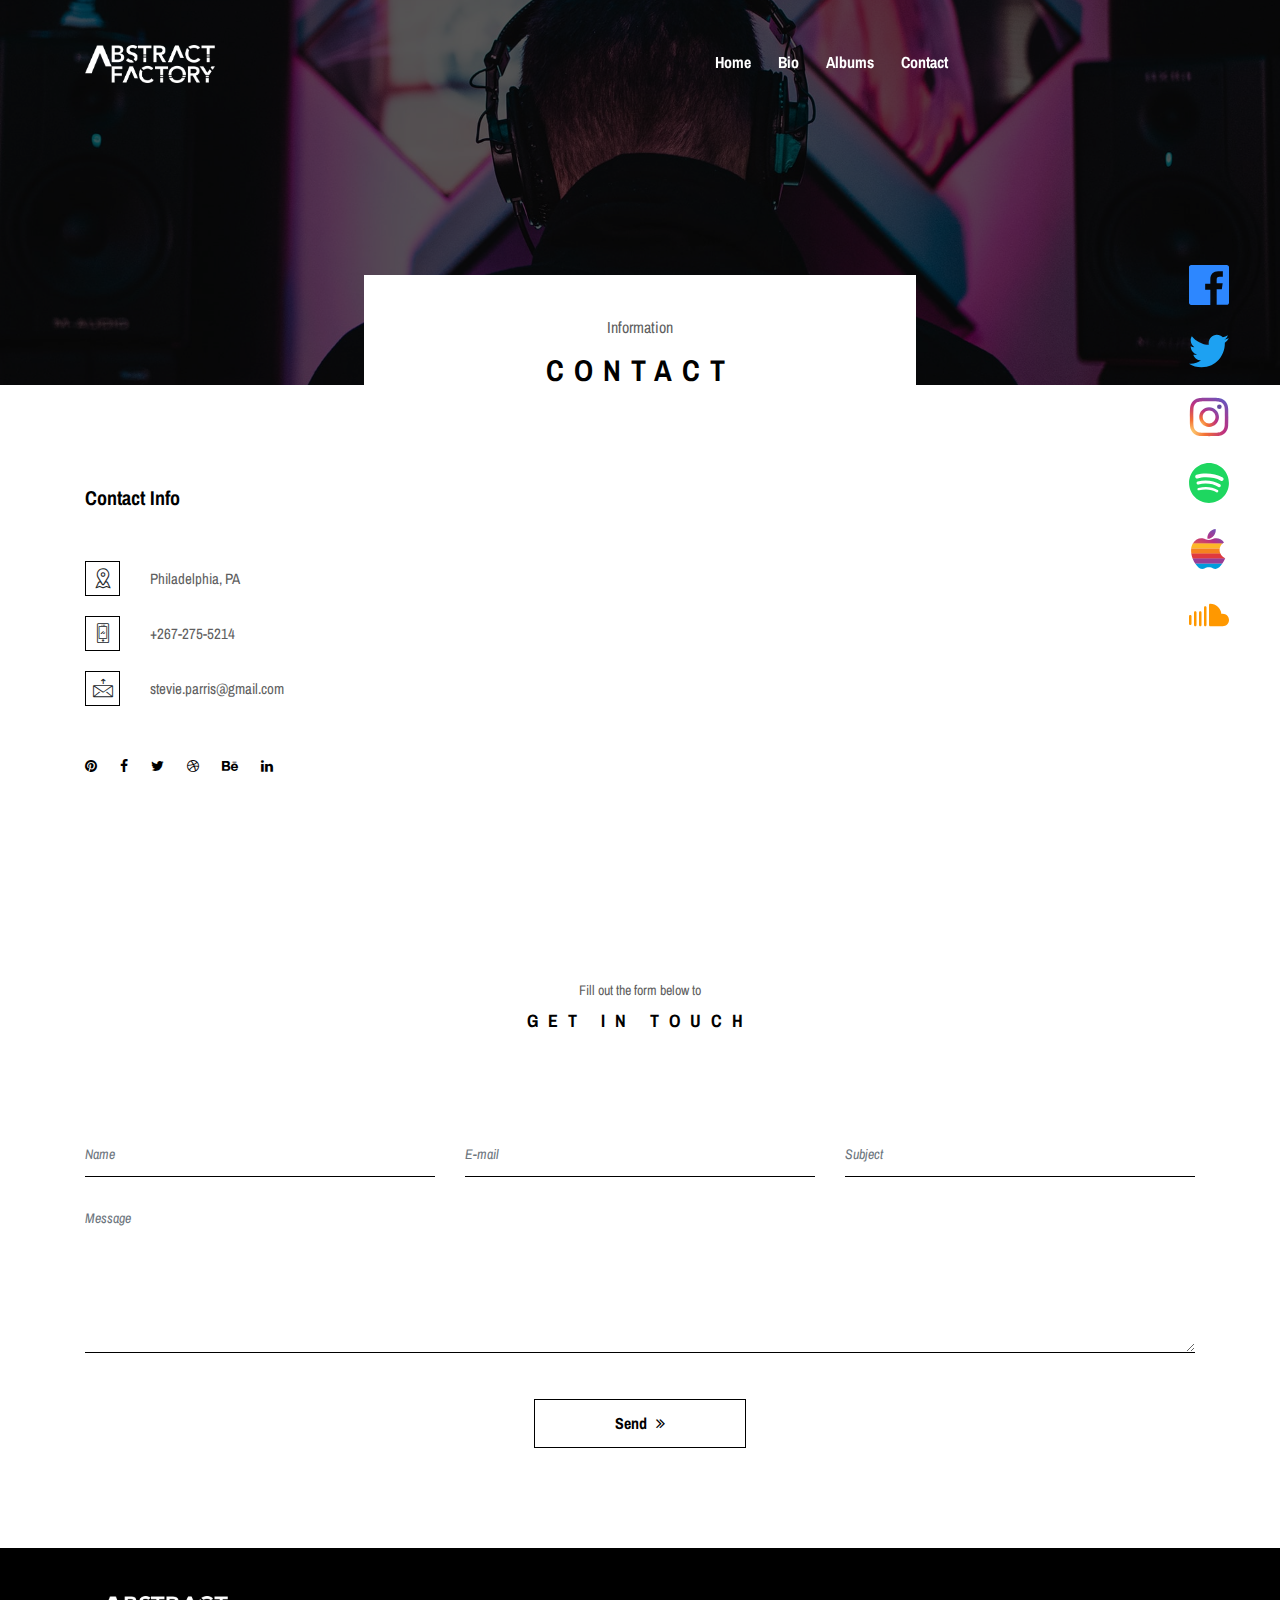
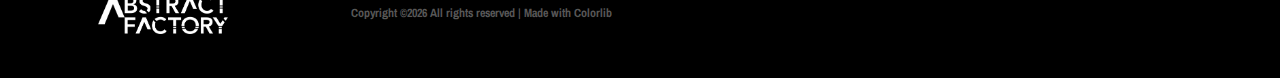
<file: contact.html>
<!DOCTYPE html>
<html lang="en">

<head>
    <meta charset="UTF-8">
    <meta name="description" content="">
    <meta http-equiv="X-UA-Compatible" content="IE=edge">
    <meta name="viewport" content="width=device-width, initial-scale=1, shrink-to-fit=no">
    <!-- The above 4 meta tags *must* come first in the head; any other head content must come *after* these tags -->

    <!-- Title -->
    <title>Abstract Factory Contact</title>

    <!-- Favicon -->
    <link rel="icon" href="img/core-img/favicon.ico">

    <!-- Stylesheet -->
    <link rel="stylesheet" href="style.css">
    <link rel="stylesheet" href="css/personal.css">

</head>

<body>
    <svg id="customSvgLibrary" xmlns="http://www.w3.org/2000/svg" style="display:none" id="customSvgLibrary">
  <!-- social -->
  <symbol id="apple" viewBox="-1 1 24 24"><path d="M17.6 13.8c0-3 2.5-4.5 2.6-4.6-1.4-2.1-3.6-2.3-4.4-2.4-1.9-.2-3.6 1.1-4.6 1.1-.9 0-2.4-1.1-4-1-2 0-3.9 1.2-5 3-2.1 3.7-.5 9.1 1.5 12.1 1 1.5 2.2 3.1 3.8 3 1.5-.1 2.1-1 3.9-1s2.4 1 4 1 2.7-1.5 3.7-2.9c1.2-1.7 1.6-3.3 1.7-3.4-.1-.1-3.2-1.3-3.2-4.9zm-3.1-9c.8-1 1.4-2.4 1.2-3.8-1.2 0-2.7.8-3.5 1.8-.8.9-1.5 2.3-1.3 3.7 1.4.1 2.8-.7 3.6-1.7z"/></symbol>

  <symbol id="facebook" viewBox="0 0 24 24"><path style="fill:#2D87FF" d="M24 1.3v21.3c0 .7-.6 1.3-1.3 1.3h-6.1v-9.3h3.1l.5-3.6h-3.6v-2.2c0-1.1.3-1.8 1.8-1.8h1.9v-3.2c-.3 0-1.5-.1-2.8-.1-2.8 0-4.7 1.7-4.7 4.8v2.7h-3.1v3.6h3.1v9.2h-11.5c-.7 0-1.3-.6-1.3-1.3v-21.4c0-.7.6-1.3 1.3-1.3h21.3c.8 0 1.4.6 1.4 1.3z"/></symbol>

  <symbol id="facebook2" viewBox="0 0 512 512"><path d="M288 176v-64c0-17.664 14.336-32 32-32h32v-80h-64c-53.024 0-96 42.976-96 96v80h-64v80h64v256h96v-256h64l32-80h-96z"/></symbol>

  <symbol id="soundcloud" viewBox="0 0 512 512" style="enable-background:new 0 0 512 512;" xml:space="preserve">
    <path style="fill:#FF9800;" d="M432,240c-5.696,0-11.296,0.608-16.672,1.76C408.128,169.024,346.592,112,272,112
      c-8.832,0-16,7.168-16,16v256c0,8.832,7.168,16,16,16h160c44.128,0,80-35.872,80-80C512,275.904,476.128,240,432,240z"/>
    <path style="fill:#FF9800;" d="M208,144c-8.832,0-16,7.168-16,16v224c0,8.832,7.168,16,16,16s16-7.168,16-16V160
      C224,151.168,216.832,144,208,144z"/>
    <path style="fill:#FF9800;" d="M144,208c-8.832,0-16,7.168-16,16v160c0,8.832,7.168,16,16,16s16-7.168,16-16V224
      C160,215.168,152.832,208,144,208z"/>
    <path style="fill:#FF9800;" d="M80,208c-8.832,0-16,7.168-16,16v160c0,8.832,7.168,16,16,16s16-7.168,16-16V224
      C96,215.168,88.832,208,80,208z"/>
    <path style="fill:#FF9800;" d="M16,256c-8.832,0-16,7.168-16,16v96c0,8.832,7.168,16,16,16s16-7.168,16-16v-96
      C32,263.168,24.832,256,16,256z"/>
  </symbol>
   
  <symbol id="fb-like" viewBox="0 0 20 20"><path d="M0 8v12h5v-12h-5zm2.5 10.8c-.4 0-.8-.3-.8-.8 0-.4.3-.8.8-.8s.8.3.8.8c0 .4-.4.8-.8.8zm3.5-.8h9.5c1.1 0 1.7-1 1.7-1.7 0-.3-.4-1-.4-1 1.4-.3 1.7-1.2 1.7-1.7-.1-.5-.3-.9-.5-1 1-.4 1.5-1.1 1.4-1.9-.1-.8-1-1.5-1-1.5 1-.6.9-1.5.9-1.5-.3-1.3-1.5-1.7-1.7-1.7h-5.6s.3-.5.3-2.4-1.3-3.6-2.6-3.6c0 0-.7.1-1 .3v3.5l-2.7 4.4v9.8z"/></symbol>


  <symbol id="twitter" viewBox="0 1 24 23"><path style="fill:#1DA1F2" d="M21.5 7.6v.6c0 6.6-5 14.1-14 14.1-2.8 0-5.4-.8-7.6-2.2l1.2.1c2.3 0 4.4-.8 6.1-2.1-2.2 0-4-1.5-4.6-3.4.3.1.6.1.9.1.5 0 .9-.1 1.3-.2-2.1-.6-3.8-2.6-3.8-5 .7.4 1.4.6 2.2.6-1.3-.9-2.2-2.4-2.2-4.1 0-.9.2-1.8.7-2.5 2.4 3 6.1 5 10.2 5.2-.1-.4-.1-.7-.1-1.1 0-2.7 2.2-5 4.9-5 1.4 0 2.7.6 3.6 1.6 1-.3 2.1-.7 3-1.3-.4 1.2-1.1 2.1-2.2 2.7 1-.1 1.9-.4 2.8-.8-.6 1.1-1.4 2-2.4 2.7z"/></symbol>

  <symbol id="youtube" viewBox="0 0 24 24"><path d="M23.6 6.3c-.3-1.2-1.4-2.2-2.6-2.3-3-.3-6-.3-9-.3s-6 0-9 .3c-1.2.1-2.3 1.1-2.6 2.3-.4 1.8-.4 3.8-.4 5.7 0 1.9 0 3.9.4 5.7.3 1.2 1.4 2.2 2.6 2.3 3 .3 6 .3 9 .3s6 0 9-.3c1.3-.1 2.3-1.1 2.6-2.4.4-1.7.4-3.7.4-5.6 0-1.9 0-3.9-.4-5.7zm-14.1 9v-6.6l6.5 3.3-6.5 3.3z"/></symbol>
  <svg xmlns="http://www.w3.org/2000/svg" height="168px" width="559px" version="1.1" viewBox="0 0 559 168">
  <symbol id="spotify" viewBox="0 0 168 168">
    <path fill="#1ED760" d="m83.996 0.277c-46.249 0-83.743 37.493-83.743 83.742 0 46.251 37.494 83.741 83.743 83.741 46.254 0 83.744-37.49 83.744-83.741 0-46.246-37.49-83.738-83.745-83.738l0.001-0.004zm38.404 120.78c-1.5 2.46-4.72 3.24-7.18 1.73-19.662-12.01-44.414-14.73-73.564-8.07-2.809 0.64-5.609-1.12-6.249-3.93-0.643-2.81 1.11-5.61 3.926-6.25 31.9-7.291 59.263-4.15 81.337 9.34 2.46 1.51 3.24 4.72 1.73 7.18zm10.25-22.805c-1.89 3.075-5.91 4.045-8.98 2.155-22.51-13.839-56.823-17.846-83.448-9.764-3.453 1.043-7.1-0.903-8.148-4.35-1.04-3.453 0.907-7.093 4.354-8.143 30.413-9.228 68.222-4.758 94.072 11.127 3.07 1.89 4.04 5.91 2.15 8.976v-0.001zm0.88-23.744c-26.99-16.031-71.52-17.505-97.289-9.684-4.138 1.255-8.514-1.081-9.768-5.219-1.254-4.14 1.08-8.513 5.221-9.771 29.581-8.98 78.756-7.245 109.83 11.202 3.73 2.209 4.95 7.016 2.74 10.733-2.2 3.722-7.02 4.949-10.73 2.739z"/>
  </symbol>
  <symbol id="apple_color" viewBox="0 0 500 550"><style>.st0{fill:#61bb46}</style>
    <path class="st0" d="M456.8 184.4c-27.9-35-67.4-55.8-105.5-55.8-27 0-45.7 7.1-62.3 13.4-13.5 5.1-26.3 10-41.5 10-16.4 0-31-5.2-46.5-10.8-17.3-6.2-35.2-12.6-57.6-12.6-43.4 0-87.5 26.6-115.3 69.5-.2.3-.4.6-.5.9l-1.4 2.3h408.9l.4-.4c6.2-5.3 13.2-10.1 20.7-14.2l1.6-.9-1-1.4z"/><path class="st0" d="M342.1 2.3l-.2-1.4-1.4.1c-29.2 2-63.8 20.7-84.1 45.4-22.2 27.1-32.5 59.9-27.4 87.5l.2 1.2h3.5c29.4 0 62.4-17.2 82.6-43.3 21.4-27.4 31.2-60.1 26.8-89.5z"/><path d="M27.5 199.1c-12.1 19-20.5 46.3-22.7 70.2H397c4.2-26.2 18.3-51.2 40.7-70.2H27.5z" fill-rule="evenodd" clip-rule="evenodd" fill="#fdb827"/><path d="M406 338.3c-9.6-21.7-12.7-45.5-8.9-68.8l.3-1.7H5.2l-.1 1.3c-2.4 22.1-1.8 45.6 2 70l.2 1.3H407l-1-2.1z" fill="#f5821f"/><path d="M472 401c-29.7-11.3-53.2-33.5-66.1-62.7l-.4-.9H6.6l.3 1.7C10.6 362.5 17 386 26.1 409l.4.9h443.3l.8-1.8c.8-1.7 1.5-3.4 2.3-5.2l.6-1.4-1.5-.5z" fill="#e03a3e"/><path d="M25.3 406.9l.8 2c8.8 22.4 20.1 44.2 33.4 64.6 1.1 1.7 2.3 3.5 3.5 5.2l.4.7h367.3l.4-.7c2.4-3.5 4.7-7 6.4-9.5 14.9-22.8 21.2-35 32.6-60.2l1-2.1H25.3z" fill="#963d97"/><path d="M61.4 476.5l1.6 2.3c21.8 32.5 51.8 69.8 91.3 70.2h.8c16.5 0 27.6-5 39.4-10.3 13.9-6.2 28.3-12.6 53.7-12.8h.8c25.1 0 39.1 6.4 52.6 12.7 11.5 5.3 22.4 10.3 38.8 10.3h.7c37.8-.4 68-37.7 90.1-70.1l1.6-2.3H61.4z" fill="#009ddc"/>
  </symbol>

</svg>
    <!-- Preloader -->
    <div class="preloader d-flex align-items-center justify-content-center">
        <div class="lds-ellipsis">
            <div></div>
            <div></div>
            <div></div>
            <div></div>
        </div>
    </div>

    <!-- Navigation -->
    <nav class="side" style="z-position:1000">
      <div class="navigation default" style="height:100%">
        <ul>
          <li><a href="https://www.facebook.com/AbstractFactory7" target="_blank"><svg class="sidebar-icon"><use xmlns:xlink="http://www.w3.org/1999/xlink" xlink:href="#facebook"></use></svg></a></li>
          <li><a href="https://twitter.com/Stevie_Parris" target="_blank"><svg class="sidebar-icon"><use xmlns:xlink="http://www.w3.org/1999/xlink" xlink:href="#twitter"></use></svg></a></li>
          <li><a href="https://www.instagram.com/parrisoul" target="_blank"><svg class="sidebar-icon" xmlns="http://www.w3.org/2000/svg" xmlns:xlink="http://www.w3.org/1999/xlink" style="enable-background:new 0 0 512 512;" version="1.1" viewBox="0 0 512 512" xml:space="preserve"><style type="text/css">
    .st0{fill:url(#SVGID_1_);}
    .st1{fill:url(#SVGID_2_);}
    .st2{fill:#654C9F;}
</style><g id="Edges"/><g id="Symbol"><g><radialGradient cx="56.3501" cy="19.2179" gradientTransform="matrix(0.9986 -5.233596e-02 4.448556e-02 0.8488 -36.9742 443.8014)" gradientUnits="userSpaceOnUse" id="SVGID_1_" r="711.335"><stop offset="0" style="stop-color:#FED576"/><stop offset="0.2634" style="stop-color:#F47133"/><stop offset="0.6091" style="stop-color:#BC3081"/><stop offset="1" style="stop-color:#4C63D2"/></radialGradient><path class="st0" d="M96.1,23.2c-16.2,6.3-29.9,14.7-43.6,28.4C38.8,65.2,30.4,79,24.1,95.1c-6.1,15.6-10.2,33.5-11.4,59.7    c-1.2,26.2-1.5,34.6-1.5,101.4s0.3,75.2,1.5,101.4c1.2,26.2,5.4,44.1,11.4,59.7c6.3,16.2,14.7,29.9,28.4,43.6    c13.7,13.7,27.4,22.1,43.6,28.4c15.6,6.1,33.5,10.2,59.7,11.4c26.2,1.2,34.6,1.5,101.4,1.5c66.8,0,75.2-0.3,101.4-1.5    c26.2-1.2,44.1-5.4,59.7-11.4c16.2-6.3,29.9-14.7,43.6-28.4c13.7-13.7,22.1-27.4,28.4-43.6c6.1-15.6,10.2-33.5,11.4-59.7    c1.2-26.2,1.5-34.6,1.5-101.4s-0.3-75.2-1.5-101.4c-1.2-26.2-5.4-44.1-11.4-59.7C484,79,475.6,65.2,462,51.6    c-13.7-13.7-27.4-22.1-43.6-28.4c-15.6-6.1-33.5-10.2-59.7-11.4c-26.2-1.2-34.6-1.5-101.4-1.5s-75.2,0.3-101.4,1.5    C129.6,12.9,111.7,17.1,96.1,23.2z M356.6,56c24,1.1,37,5.1,45.7,8.5c11.5,4.5,19.7,9.8,28.3,18.4c8.6,8.6,13.9,16.8,18.4,28.3    c3.4,8.7,7.4,21.7,8.5,45.7c1.2,25.9,1.4,33.7,1.4,99.4s-0.3,73.5-1.4,99.4c-1.1,24-5.1,37-8.5,45.7c-4.5,11.5-9.8,19.7-18.4,28.3    c-8.6,8.6-16.8,13.9-28.3,18.4c-8.7,3.4-21.7,7.4-45.7,8.5c-25.9,1.2-33.7,1.4-99.4,1.4s-73.5-0.3-99.4-1.4    c-24-1.1-37-5.1-45.7-8.5c-11.5-4.5-19.7-9.8-28.3-18.4c-8.6-8.6-13.9-16.8-18.4-28.3c-3.4-8.7-7.4-21.7-8.5-45.7    c-1.2-25.9-1.4-33.7-1.4-99.4s0.3-73.5,1.4-99.4c1.1-24,5.1-37,8.5-45.7c4.5-11.5,9.8-19.7,18.4-28.3c8.6-8.6,16.8-13.9,28.3-18.4    c8.7-3.4,21.7-7.4,45.7-8.5c25.9-1.2,33.7-1.4,99.4-1.4S330.7,54.8,356.6,56z"/><radialGradient cx="154.0732" cy="134.5501" gradientTransform="matrix(0.9986 -5.233596e-02 4.448556e-02 0.8488 -24.3617 253.2946)" gradientUnits="userSpaceOnUse" id="SVGID_2_" r="365.2801"><stop offset="0" style="stop-color:#FED576"/><stop offset="0.2634" style="stop-color:#F47133"/><stop offset="0.6091" style="stop-color:#BC3081"/><stop offset="1" style="stop-color:#4C63D2"/></radialGradient><path class="st1" d="M130.9,256.3c0,69.8,56.6,126.3,126.3,126.3s126.3-56.6,126.3-126.3S327,130,257.2,130    S130.9,186.5,130.9,256.3z M339.2,256.3c0,45.3-36.7,82-82,82s-82-36.7-82-82c0-45.3,36.7-82,82-82S339.2,211,339.2,256.3z"/><circle class="st2" cx="388.6" cy="125" r="29.5"/></g></g></svg></a></li>
          <li><a href="https://open.spotify.com/artist/0LhAzPJPsSHYm4EMBrvTf5?si=XDXSaBK-Q7OMjbeHhi7h0w" target="_blank"><svg class="sidebar-icon"><use xmlns:xlink="http://www.w3.org/1999/xlink" xlink:href="#spotify"></use></svg></a></li>
          <li><a href="https://music.apple.com/us/artist/abstract-factory/1501105003" target="_blank"><svg class="sidebar-icon"><use xmlns:xlink="http://www.w3.org/1999/xlink" xlink:href="#apple_color"></use></svg></a></li>
          <li><a href="https://soundcloud.com/stevie-parris" target="_blank"><svg class="sidebar-icon"><use xmlns:xlink="http://www.w3.org/1999/xlink" xlink:href="#soundcloud"></use></svg></a></li>
        </ul>
      </div>
    </nav>

    <!-- ##### Header Area Start ##### -->
    <header class="header-area">
        <!-- Navbar Area -->
        <div class="oneMusic-main-menu">
            <div class="classy-nav-container breakpoint-off">
                <div class="container">
                    <!-- Menu -->
                    <nav class="classy-navbar justify-content-between" id="oneMusicNav">

                        <!-- Nav brand -->
                        <a href="index.html" class="nav-brand"><img src="img/core-img/logo_new_white.png" alt=""></a>

                        <!-- Navbar Toggler -->
                        <div class="classy-navbar-toggler">
                            <span class="navbarToggler"><span></span><span></span><span></span></span>
                        </div>

                        <!-- Menu -->
                        <div class="classy-menu">

                            <!-- Close Button -->
                            <div class="classycloseIcon">
                                <div class="cross-wrap"><span class="top"></span><span class="bottom"></span></div>
                            </div>

                            <!-- Nav Start -->
                            <div class="classynav">
                                <ul>
                                    <li><a href="index.html">Home</a></li>
                                    <li><a href="bio.html">Bio</a></li>
                                    <li><a href="albums.html">Albums</a></li>
                                    <li><a href="contact.html">Contact</a></li>
                                </ul>

                                <!-- Login/Register & Cart Button -->
                                <div class="login-register-cart-button d-flex align-items-center">
                                    <!-- Cart Button -->
                                    <div class="cart-btn">
                                        <p><iframe src="https://open.spotify.com/follow/1/?uri=spotify:artist:0LhAzPJPsSHYm4EMBrvTf5?si=2x6WDnxlTQi6fKl4g-dKzA&size=basic&theme=light" width="135" height="35"style="padding-top: 8px;" scrolling="no" frameborder="0" style="border:none; overflow:hidden;" allowtransparency="true"></iframe></p>
                                    </div>
                                </div>
                            </div>
                            <!-- Nav End -->

                        </div>
                    </nav>
                </div>
            </div>
        </div>
    </header>
    <!-- ##### Header Area End ##### -->

    <!-- ##### Breadcumb Area Start ##### -->
    <section class="breadcumb-area bg-img bg-overlay" style="background-image: url(img/bg-img/breadcumb.jpg);">
        <div class="bradcumbContent">
            <p>Information</p>
            <h2>Contact</h2>
        </div>
    </section>
    <!-- ##### Breadcumb Area End ##### -->

    <!-- ##### Contact Area Start ##### -->
    <section class="contact-area section-padding-100-0">
        <div class="container">
            <div class="row">

                <div class="col-12 col-lg-3">
                    <div class="contact-content mb-100">
                        <!-- Title -->
                        <div class="contact-title mb-50">
                            <h5>Contact Info</h5>
                        </div>

                        <!-- Single Contact Info -->
                        <div class="single-contact-info d-flex align-items-center">
                            <div class="icon mr-30">
                                <span class="icon-placeholder"></span>
                            </div>
                            <p>Philadelphia, PA</p>
                        </div>

                        <!-- Single Contact Info -->
                        <div class="single-contact-info d-flex align-items-center">
                            <div class="icon mr-30">
                                <span class="icon-smartphone"></span>
                            </div>
                            <p>+267-275-5214</p>
                        </div>

                        <!-- Single Contact Info -->
                        <div class="single-contact-info d-flex align-items-center">
                            <div class="icon mr-30">
                                <span class="icon-mail"></span>
                            </div>
                            <p>stevie.parris@gmail.com</p>
                        </div>

                        <!-- Contact Social Info -->
                        <div class="contact-social-info mt-50">
                            <a href="#" data-toggle="tooltip" data-placement="top" title="Pinterest"><i class="fa fa-pinterest" aria-hidden="true"></i></a>
                            <a href="#" data-toggle="tooltip" data-placement="top" title="Facebook"><i class="fa fa-facebook" aria-hidden="true"></i></a>
                            <a href="#" data-toggle="tooltip" data-placement="top" title="Twitter"><i class="fa fa-twitter" aria-hidden="true"></i></a>
                            <a href="#" data-toggle="tooltip" data-placement="top" title="Dribbble"><i class="fa fa-dribbble" aria-hidden="true"></i></a>
                            <a href="#" data-toggle="tooltip" data-placement="top" title="Behance"><i class="fa fa-behance" aria-hidden="true"></i></a>
                            <a href="#" data-toggle="tooltip" data-placement="top" title="Linkedin"><i class="fa fa-linkedin" aria-hidden="true"></i></a>
                        </div>

                    </div>
                </div>

                <div class="col-12 col-lg-9">
                    <!-- ##### Google Maps ##### -->
                    <div class="map-area mb-100">
                        <iframe src="https://www.google.com/maps/embed?pb=!1m18!1m12!1m3!1d195601.28720359915!2d-75.25811239143708!3d40.00241367555988!2m3!1f0!2f0!3f0!3m2!1i1024!2i768!4f13.1!3m3!1m2!1s0x89c6b7d8d4b54beb%3A0x89f514d88c3e58c1!2sPhiladelphia%2C%20PA!5e0!3m2!1sen!2sus!4v1590770888570!5m2!1sen!2sus" allowfullscreen></iframe>
                    </div>
                </div>

            </div>
        </div>
    </section>
    <!-- ##### Contact Area End ##### -->

    <!-- ##### Contact Area Start ##### -->
    <section class="contact-area section-padding-0-100">
        <div class="container">
            <div class="row">
                <div class="col-12">
                    <div class="section-heading">
                        <p>Fill out the form below to</p>
                        <h2>Get In Touch</h2>
                    </div>
                </div>
            </div>

            <div class="row">
                <div class="col-12">
                    <!-- Contact Form Area -->
                    <div class="contact-form-area">
                        <form action="mailto:stevie.parris@example.com" method="post">
                            <div class="row">
                                <div class="col-md-6 col-lg-4">
                                    <div class="form-group">
                                        <input type="text" class="form-control" id="name" placeholder="Name">
                                    </div>
                                </div>
                                <div class="col-md-6 col-lg-4">
                                    <div class="form-group">
                                        <input type="email" class="form-control" id="email" placeholder="E-mail">
                                    </div>
                                </div>
                                <div class="col-lg-4">
                                    <div class="form-group">
                                        <input type="text" class="form-control" id="subject" placeholder="Subject">
                                    </div>
                                </div>
                                <div class="col-12">
                                    <div class="form-group">
                                        <textarea name="message" class="form-control" id="message" cols="30" rows="10" placeholder="Message"></textarea>
                                    </div>
                                </div>
                                <div class="col-12 text-center">
                                    <button class="btn oneMusic-btn mt-30" type="submit">Send <i class="fa fa-angle-double-right"></i></button>
                                </div>
                            </div>
                        </form>
                    </div>
                </div>
            </div>
        </div>
    </section>
    <!-- ##### Contact Area End ##### -->

    <!-- ##### Footer Area Start ##### -->
    <footer class="footer-area">
        <div class="container">
            <div class="row d-flex flex-wrap align-items-center">
                <div class="col-12 col-md-6 classy-navbar justify-content-between">
                    <a href="index.html" class="nav-brand"><img src="img/core-img/logo_new_white.png" alt=""></a>
                    <p class="copywrite-text"><a href="#"><!-- Link back to Colorlib can't be removed. Template is licensed under CC BY 3.0. -->
Copyright &copy;<script>document.write(new Date().getFullYear());</script> All rights reserved | Made with <a href="https://colorlib.com" target="_blank">Colorlib</a>
<!-- Link back to Colorlib can't be removed. Template is licensed under CC BY 3.0. --></p>
                </div>
            </div>
        </div>
    </footer>
    <!-- ##### Footer Area Start ##### -->

    <!-- ##### All Javascript Script ##### -->
    <!-- jQuery-2.2.4 js -->
    <script src="js/jquery/jquery-2.2.4.min.js"></script>
    <!-- Popper js -->
    <script src="js/bootstrap/popper.min.js"></script>
    <!-- Bootstrap js -->
    <script src="js/bootstrap/bootstrap.min.js"></script>
    <!-- All Plugins js -->
    <script src="js/plugins/plugins.js"></script>
    <!-- Active js -->
    <script src="js/active.js"></script>
</body>

</html>
</file>
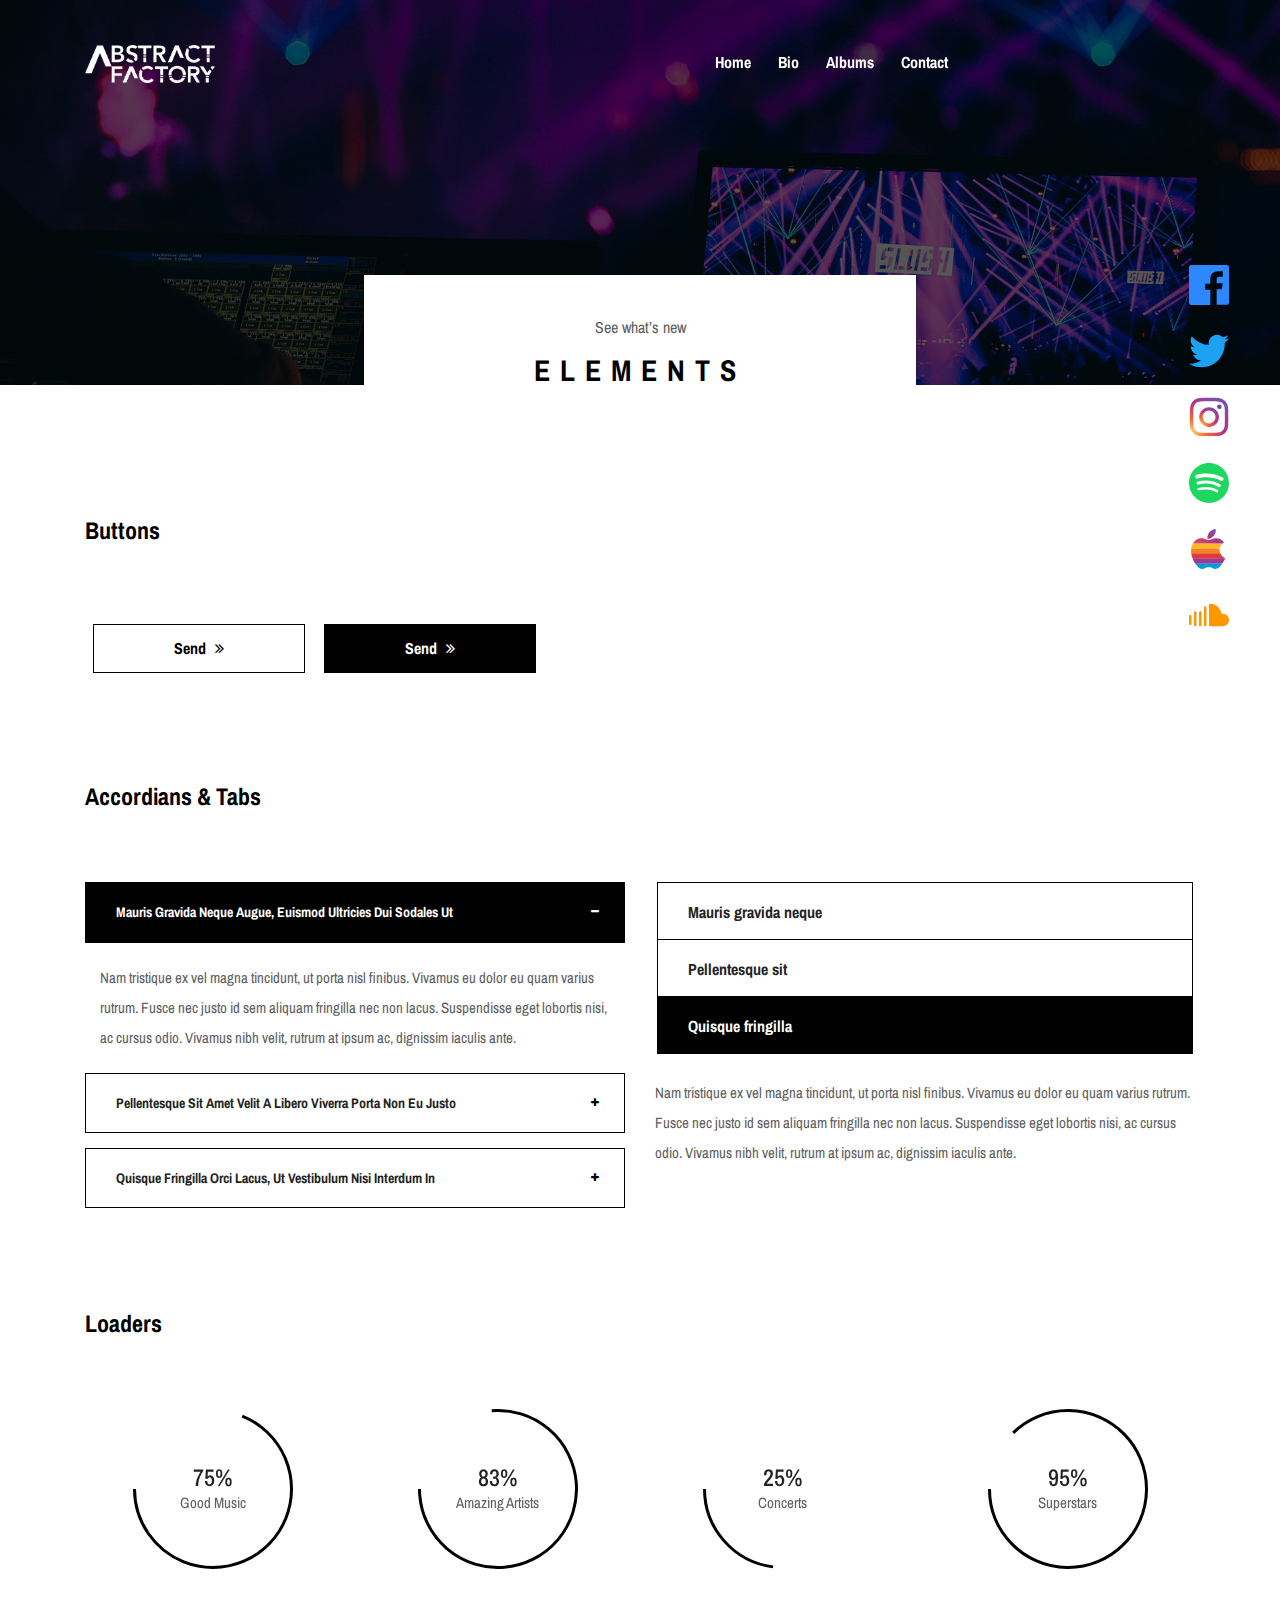
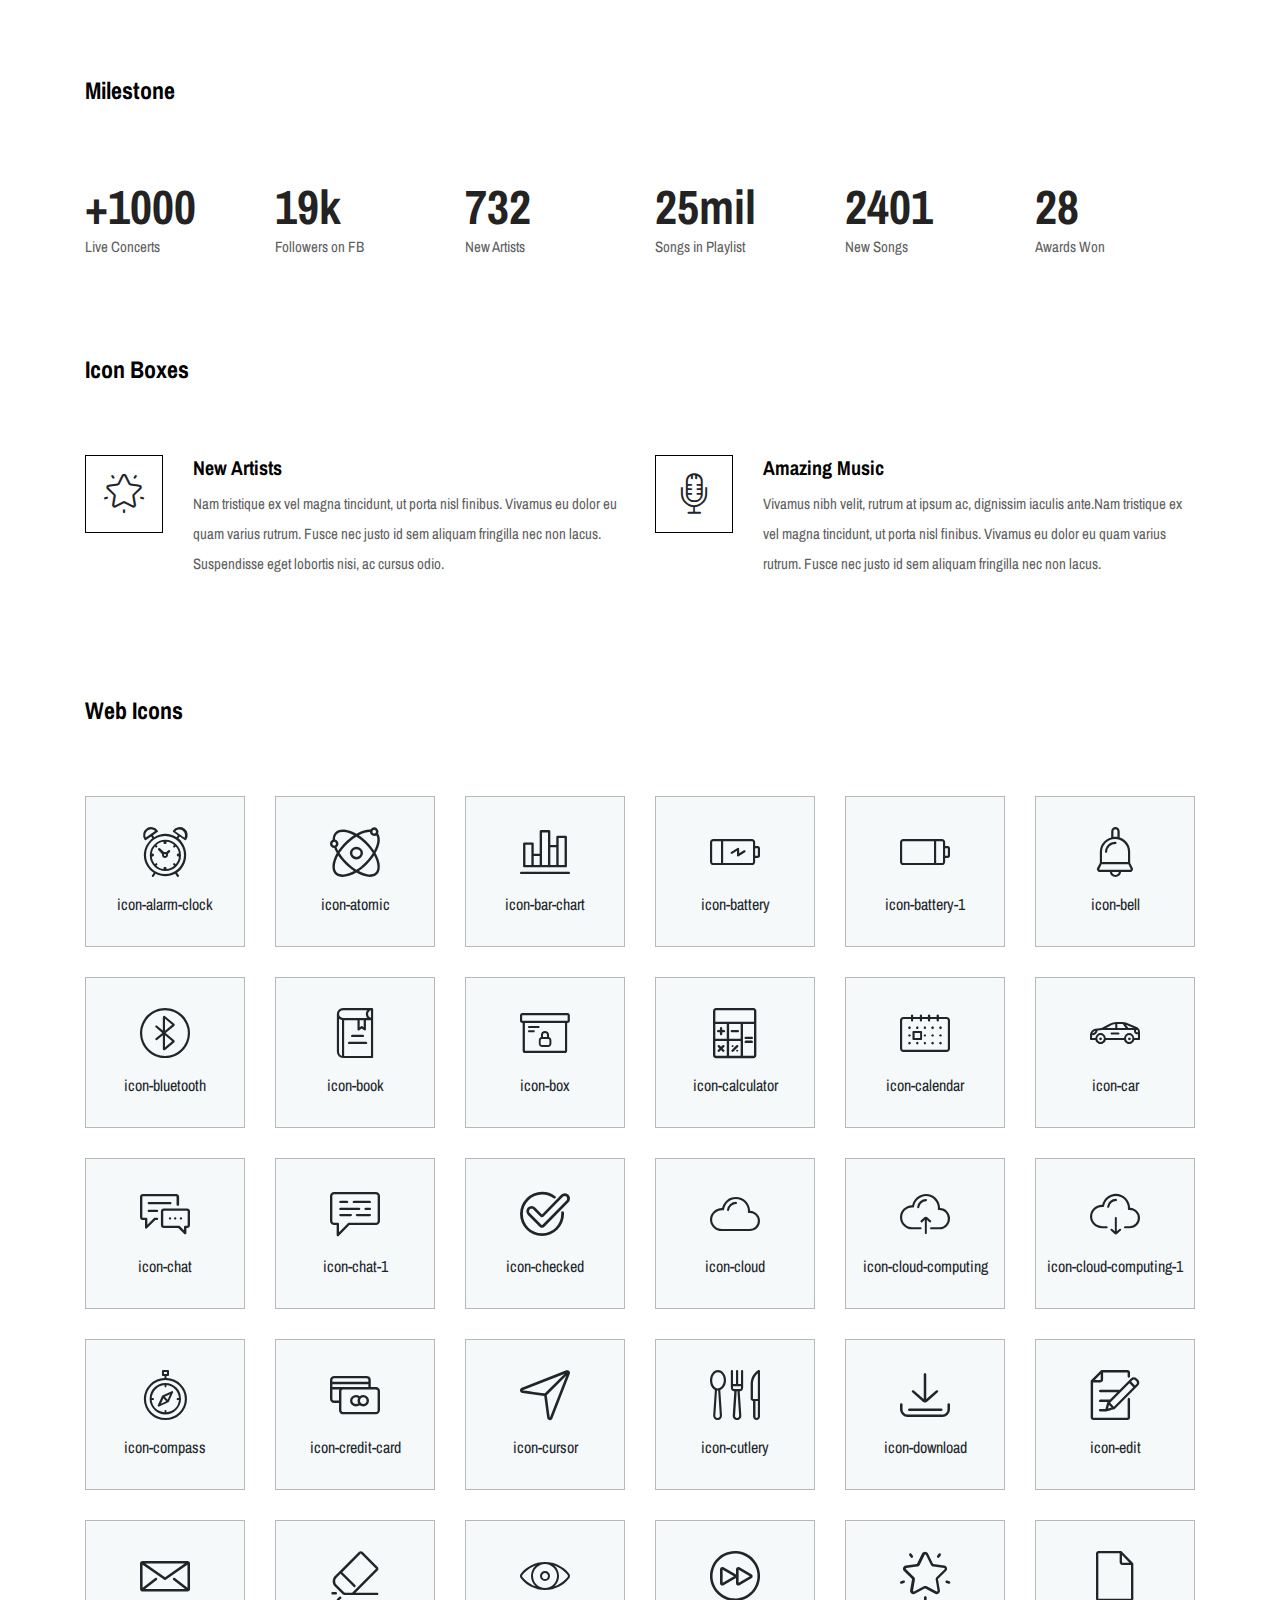
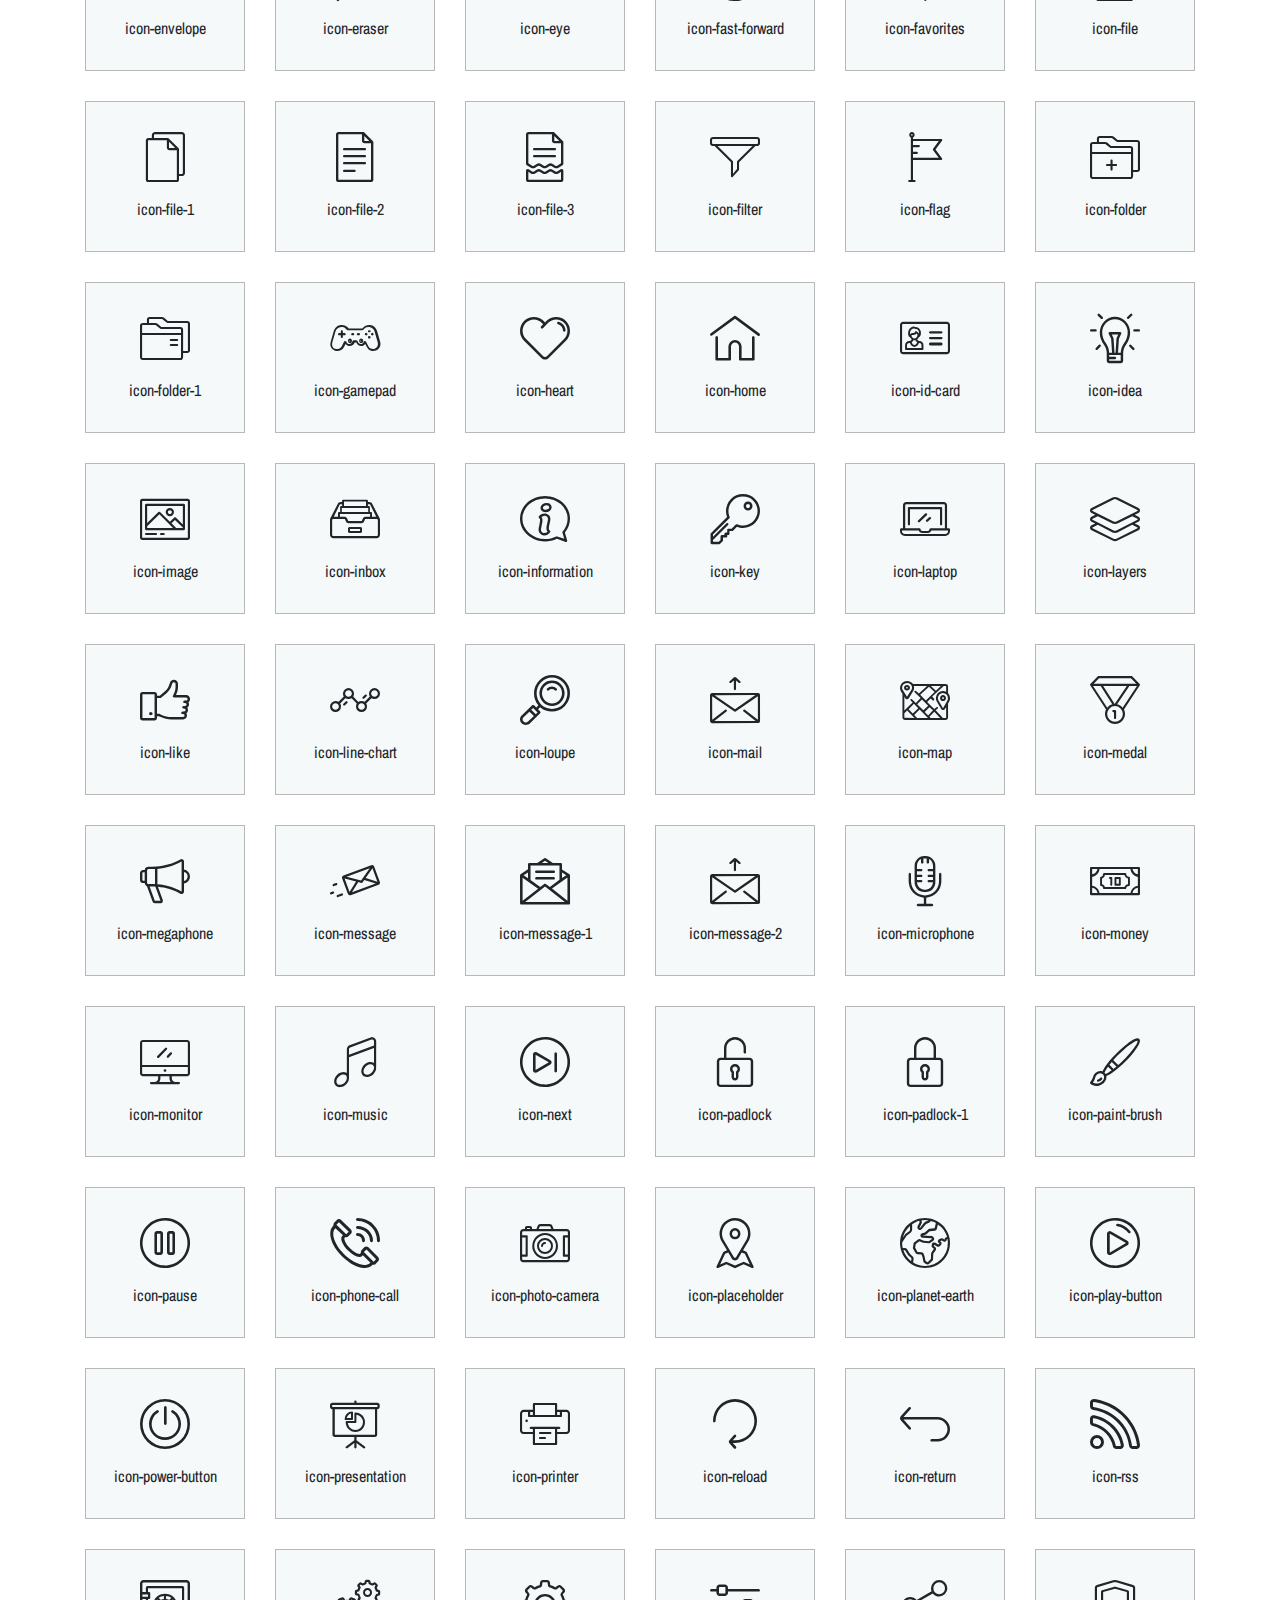
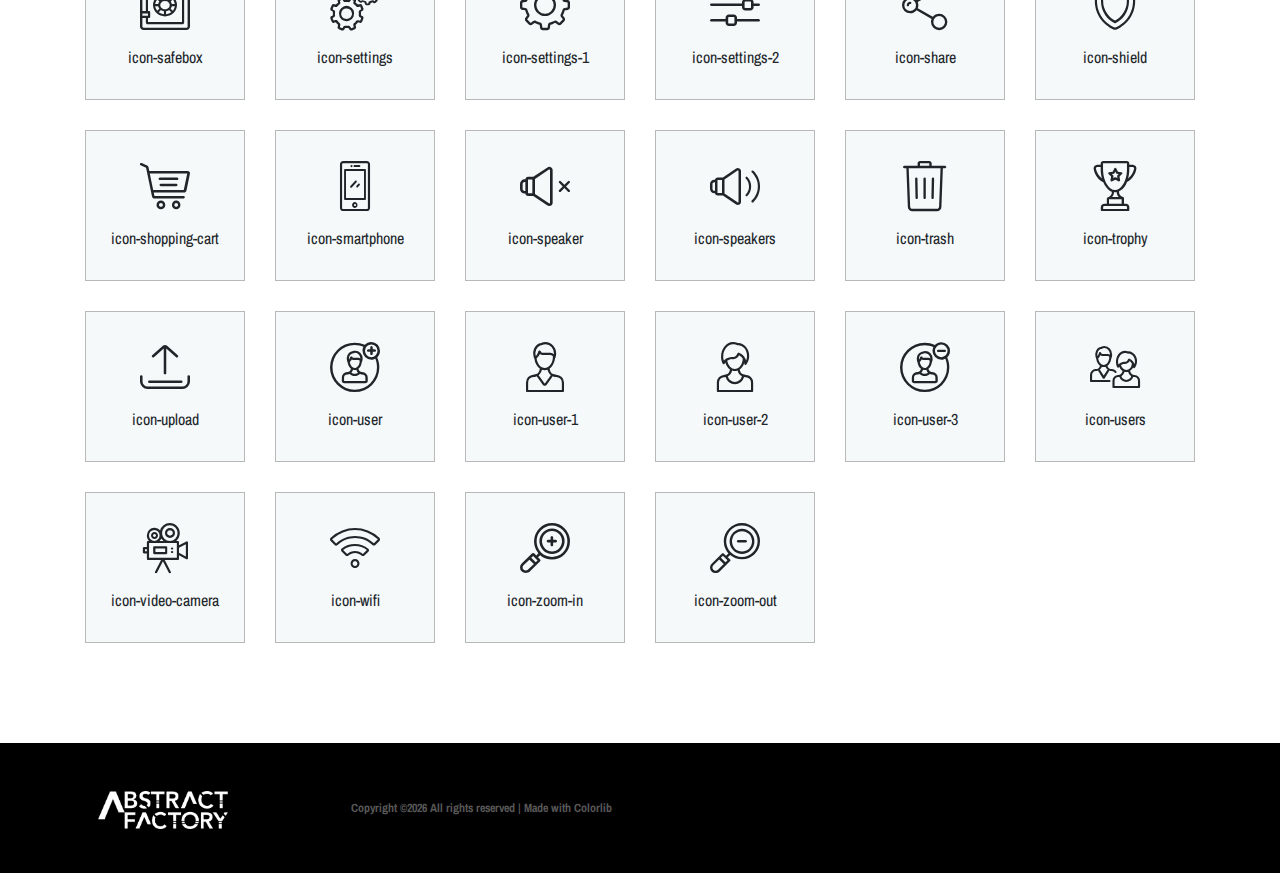
<file: elements.html>
<!DOCTYPE html>
<html lang="en">

<head>
    <meta charset="UTF-8">
    <meta name="description" content="">
    <meta http-equiv="X-UA-Compatible" content="IE=edge">
    <meta name="viewport" content="width=device-width, initial-scale=1, shrink-to-fit=no">
    <!-- The above 4 meta tags *must* come first in the head; any other head content must come *after* these tags -->

    <!-- Title -->
    <title>One Music - Modern Music HTML5 Template</title>

    <!-- Favicon -->
    <link rel="icon" href="img/core-img/favicon.ico">

    <!-- Stylesheet -->
    <link rel="stylesheet" href="style.css">
    <link rel="stylesheet" href="css/personal.css">

</head>

<body>
    <svg id="customSvgLibrary" xmlns="http://www.w3.org/2000/svg" style="display:none" id="customSvgLibrary">
  <!-- social -->
  <symbol id="apple" viewBox="-1 1 24 24"><path d="M17.6 13.8c0-3 2.5-4.5 2.6-4.6-1.4-2.1-3.6-2.3-4.4-2.4-1.9-.2-3.6 1.1-4.6 1.1-.9 0-2.4-1.1-4-1-2 0-3.9 1.2-5 3-2.1 3.7-.5 9.1 1.5 12.1 1 1.5 2.2 3.1 3.8 3 1.5-.1 2.1-1 3.9-1s2.4 1 4 1 2.7-1.5 3.7-2.9c1.2-1.7 1.6-3.3 1.7-3.4-.1-.1-3.2-1.3-3.2-4.9zm-3.1-9c.8-1 1.4-2.4 1.2-3.8-1.2 0-2.7.8-3.5 1.8-.8.9-1.5 2.3-1.3 3.7 1.4.1 2.8-.7 3.6-1.7z"/></symbol>

  <symbol id="facebook" viewBox="0 0 24 24"><path style="fill:#2D87FF" d="M24 1.3v21.3c0 .7-.6 1.3-1.3 1.3h-6.1v-9.3h3.1l.5-3.6h-3.6v-2.2c0-1.1.3-1.8 1.8-1.8h1.9v-3.2c-.3 0-1.5-.1-2.8-.1-2.8 0-4.7 1.7-4.7 4.8v2.7h-3.1v3.6h3.1v9.2h-11.5c-.7 0-1.3-.6-1.3-1.3v-21.4c0-.7.6-1.3 1.3-1.3h21.3c.8 0 1.4.6 1.4 1.3z"/></symbol>

  <symbol id="facebook2" viewBox="0 0 512 512"><path d="M288 176v-64c0-17.664 14.336-32 32-32h32v-80h-64c-53.024 0-96 42.976-96 96v80h-64v80h64v256h96v-256h64l32-80h-96z"/></symbol>

  <symbol id="soundcloud" viewBox="0 0 512 512" style="enable-background:new 0 0 512 512;" xml:space="preserve">
    <path style="fill:#FF9800;" d="M432,240c-5.696,0-11.296,0.608-16.672,1.76C408.128,169.024,346.592,112,272,112
      c-8.832,0-16,7.168-16,16v256c0,8.832,7.168,16,16,16h160c44.128,0,80-35.872,80-80C512,275.904,476.128,240,432,240z"/>
    <path style="fill:#FF9800;" d="M208,144c-8.832,0-16,7.168-16,16v224c0,8.832,7.168,16,16,16s16-7.168,16-16V160
      C224,151.168,216.832,144,208,144z"/>
    <path style="fill:#FF9800;" d="M144,208c-8.832,0-16,7.168-16,16v160c0,8.832,7.168,16,16,16s16-7.168,16-16V224
      C160,215.168,152.832,208,144,208z"/>
    <path style="fill:#FF9800;" d="M80,208c-8.832,0-16,7.168-16,16v160c0,8.832,7.168,16,16,16s16-7.168,16-16V224
      C96,215.168,88.832,208,80,208z"/>
    <path style="fill:#FF9800;" d="M16,256c-8.832,0-16,7.168-16,16v96c0,8.832,7.168,16,16,16s16-7.168,16-16v-96
      C32,263.168,24.832,256,16,256z"/>
  </symbol>
   
  <symbol id="fb-like" viewBox="0 0 20 20"><path d="M0 8v12h5v-12h-5zm2.5 10.8c-.4 0-.8-.3-.8-.8 0-.4.3-.8.8-.8s.8.3.8.8c0 .4-.4.8-.8.8zm3.5-.8h9.5c1.1 0 1.7-1 1.7-1.7 0-.3-.4-1-.4-1 1.4-.3 1.7-1.2 1.7-1.7-.1-.5-.3-.9-.5-1 1-.4 1.5-1.1 1.4-1.9-.1-.8-1-1.5-1-1.5 1-.6.9-1.5.9-1.5-.3-1.3-1.5-1.7-1.7-1.7h-5.6s.3-.5.3-2.4-1.3-3.6-2.6-3.6c0 0-.7.1-1 .3v3.5l-2.7 4.4v9.8z"/></symbol>


  <symbol id="twitter" viewBox="0 1 24 23"><path style="fill:#1DA1F2" d="M21.5 7.6v.6c0 6.6-5 14.1-14 14.1-2.8 0-5.4-.8-7.6-2.2l1.2.1c2.3 0 4.4-.8 6.1-2.1-2.2 0-4-1.5-4.6-3.4.3.1.6.1.9.1.5 0 .9-.1 1.3-.2-2.1-.6-3.8-2.6-3.8-5 .7.4 1.4.6 2.2.6-1.3-.9-2.2-2.4-2.2-4.1 0-.9.2-1.8.7-2.5 2.4 3 6.1 5 10.2 5.2-.1-.4-.1-.7-.1-1.1 0-2.7 2.2-5 4.9-5 1.4 0 2.7.6 3.6 1.6 1-.3 2.1-.7 3-1.3-.4 1.2-1.1 2.1-2.2 2.7 1-.1 1.9-.4 2.8-.8-.6 1.1-1.4 2-2.4 2.7z"/></symbol>

  <symbol id="youtube" viewBox="0 0 24 24"><path d="M23.6 6.3c-.3-1.2-1.4-2.2-2.6-2.3-3-.3-6-.3-9-.3s-6 0-9 .3c-1.2.1-2.3 1.1-2.6 2.3-.4 1.8-.4 3.8-.4 5.7 0 1.9 0 3.9.4 5.7.3 1.2 1.4 2.2 2.6 2.3 3 .3 6 .3 9 .3s6 0 9-.3c1.3-.1 2.3-1.1 2.6-2.4.4-1.7.4-3.7.4-5.6 0-1.9 0-3.9-.4-5.7zm-14.1 9v-6.6l6.5 3.3-6.5 3.3z"/></symbol>
  <svg xmlns="http://www.w3.org/2000/svg" height="168px" width="559px" version="1.1" viewBox="0 0 559 168">
  <symbol id="spotify" viewBox="0 0 168 168">
    <path fill="#1ED760" d="m83.996 0.277c-46.249 0-83.743 37.493-83.743 83.742 0 46.251 37.494 83.741 83.743 83.741 46.254 0 83.744-37.49 83.744-83.741 0-46.246-37.49-83.738-83.745-83.738l0.001-0.004zm38.404 120.78c-1.5 2.46-4.72 3.24-7.18 1.73-19.662-12.01-44.414-14.73-73.564-8.07-2.809 0.64-5.609-1.12-6.249-3.93-0.643-2.81 1.11-5.61 3.926-6.25 31.9-7.291 59.263-4.15 81.337 9.34 2.46 1.51 3.24 4.72 1.73 7.18zm10.25-22.805c-1.89 3.075-5.91 4.045-8.98 2.155-22.51-13.839-56.823-17.846-83.448-9.764-3.453 1.043-7.1-0.903-8.148-4.35-1.04-3.453 0.907-7.093 4.354-8.143 30.413-9.228 68.222-4.758 94.072 11.127 3.07 1.89 4.04 5.91 2.15 8.976v-0.001zm0.88-23.744c-26.99-16.031-71.52-17.505-97.289-9.684-4.138 1.255-8.514-1.081-9.768-5.219-1.254-4.14 1.08-8.513 5.221-9.771 29.581-8.98 78.756-7.245 109.83 11.202 3.73 2.209 4.95 7.016 2.74 10.733-2.2 3.722-7.02 4.949-10.73 2.739z"/>
  </symbol>
  <symbol id="apple_color" viewBox="0 0 500 550"><style>.st0{fill:#61bb46}</style>
    <path class="st0" d="M456.8 184.4c-27.9-35-67.4-55.8-105.5-55.8-27 0-45.7 7.1-62.3 13.4-13.5 5.1-26.3 10-41.5 10-16.4 0-31-5.2-46.5-10.8-17.3-6.2-35.2-12.6-57.6-12.6-43.4 0-87.5 26.6-115.3 69.5-.2.3-.4.6-.5.9l-1.4 2.3h408.9l.4-.4c6.2-5.3 13.2-10.1 20.7-14.2l1.6-.9-1-1.4z"/><path class="st0" d="M342.1 2.3l-.2-1.4-1.4.1c-29.2 2-63.8 20.7-84.1 45.4-22.2 27.1-32.5 59.9-27.4 87.5l.2 1.2h3.5c29.4 0 62.4-17.2 82.6-43.3 21.4-27.4 31.2-60.1 26.8-89.5z"/><path d="M27.5 199.1c-12.1 19-20.5 46.3-22.7 70.2H397c4.2-26.2 18.3-51.2 40.7-70.2H27.5z" fill-rule="evenodd" clip-rule="evenodd" fill="#fdb827"/><path d="M406 338.3c-9.6-21.7-12.7-45.5-8.9-68.8l.3-1.7H5.2l-.1 1.3c-2.4 22.1-1.8 45.6 2 70l.2 1.3H407l-1-2.1z" fill="#f5821f"/><path d="M472 401c-29.7-11.3-53.2-33.5-66.1-62.7l-.4-.9H6.6l.3 1.7C10.6 362.5 17 386 26.1 409l.4.9h443.3l.8-1.8c.8-1.7 1.5-3.4 2.3-5.2l.6-1.4-1.5-.5z" fill="#e03a3e"/><path d="M25.3 406.9l.8 2c8.8 22.4 20.1 44.2 33.4 64.6 1.1 1.7 2.3 3.5 3.5 5.2l.4.7h367.3l.4-.7c2.4-3.5 4.7-7 6.4-9.5 14.9-22.8 21.2-35 32.6-60.2l1-2.1H25.3z" fill="#963d97"/><path d="M61.4 476.5l1.6 2.3c21.8 32.5 51.8 69.8 91.3 70.2h.8c16.5 0 27.6-5 39.4-10.3 13.9-6.2 28.3-12.6 53.7-12.8h.8c25.1 0 39.1 6.4 52.6 12.7 11.5 5.3 22.4 10.3 38.8 10.3h.7c37.8-.4 68-37.7 90.1-70.1l1.6-2.3H61.4z" fill="#009ddc"/>
  </symbol>

</svg>
    <!-- Preloader -->
    <div class="preloader d-flex align-items-center justify-content-center">
        <div class="lds-ellipsis">
            <div></div>
            <div></div>
            <div></div>
            <div></div>
        </div>
    </div>

    <!-- Navigation -->
    <nav class="side" style="z-position:1000">
      <div class="navigation default" style="height:100%">
        <ul>
          <li><a href="https://www.facebook.com/AbstractFactory7" target="_blank"><svg class="sidebar-icon"><use xmlns:xlink="http://www.w3.org/1999/xlink" xlink:href="#facebook"></use></svg></a></li>
          <li><a href="https://twitter.com/Stevie_Parris" target="_blank"><svg class="sidebar-icon"><use xmlns:xlink="http://www.w3.org/1999/xlink" xlink:href="#twitter"></use></svg></a></li>
          <li><a href="https://www.instagram.com/parrisoul" target="_blank"><svg class="sidebar-icon" xmlns="http://www.w3.org/2000/svg" xmlns:xlink="http://www.w3.org/1999/xlink" style="enable-background:new 0 0 512 512;" version="1.1" viewBox="0 0 512 512" xml:space="preserve"><style type="text/css">
    .st0{fill:url(#SVGID_1_);}
    .st1{fill:url(#SVGID_2_);}
    .st2{fill:#654C9F;}
</style><g id="Edges"/><g id="Symbol"><g><radialGradient cx="56.3501" cy="19.2179" gradientTransform="matrix(0.9986 -5.233596e-02 4.448556e-02 0.8488 -36.9742 443.8014)" gradientUnits="userSpaceOnUse" id="SVGID_1_" r="711.335"><stop offset="0" style="stop-color:#FED576"/><stop offset="0.2634" style="stop-color:#F47133"/><stop offset="0.6091" style="stop-color:#BC3081"/><stop offset="1" style="stop-color:#4C63D2"/></radialGradient><path class="st0" d="M96.1,23.2c-16.2,6.3-29.9,14.7-43.6,28.4C38.8,65.2,30.4,79,24.1,95.1c-6.1,15.6-10.2,33.5-11.4,59.7    c-1.2,26.2-1.5,34.6-1.5,101.4s0.3,75.2,1.5,101.4c1.2,26.2,5.4,44.1,11.4,59.7c6.3,16.2,14.7,29.9,28.4,43.6    c13.7,13.7,27.4,22.1,43.6,28.4c15.6,6.1,33.5,10.2,59.7,11.4c26.2,1.2,34.6,1.5,101.4,1.5c66.8,0,75.2-0.3,101.4-1.5    c26.2-1.2,44.1-5.4,59.7-11.4c16.2-6.3,29.9-14.7,43.6-28.4c13.7-13.7,22.1-27.4,28.4-43.6c6.1-15.6,10.2-33.5,11.4-59.7    c1.2-26.2,1.5-34.6,1.5-101.4s-0.3-75.2-1.5-101.4c-1.2-26.2-5.4-44.1-11.4-59.7C484,79,475.6,65.2,462,51.6    c-13.7-13.7-27.4-22.1-43.6-28.4c-15.6-6.1-33.5-10.2-59.7-11.4c-26.2-1.2-34.6-1.5-101.4-1.5s-75.2,0.3-101.4,1.5    C129.6,12.9,111.7,17.1,96.1,23.2z M356.6,56c24,1.1,37,5.1,45.7,8.5c11.5,4.5,19.7,9.8,28.3,18.4c8.6,8.6,13.9,16.8,18.4,28.3    c3.4,8.7,7.4,21.7,8.5,45.7c1.2,25.9,1.4,33.7,1.4,99.4s-0.3,73.5-1.4,99.4c-1.1,24-5.1,37-8.5,45.7c-4.5,11.5-9.8,19.7-18.4,28.3    c-8.6,8.6-16.8,13.9-28.3,18.4c-8.7,3.4-21.7,7.4-45.7,8.5c-25.9,1.2-33.7,1.4-99.4,1.4s-73.5-0.3-99.4-1.4    c-24-1.1-37-5.1-45.7-8.5c-11.5-4.5-19.7-9.8-28.3-18.4c-8.6-8.6-13.9-16.8-18.4-28.3c-3.4-8.7-7.4-21.7-8.5-45.7    c-1.2-25.9-1.4-33.7-1.4-99.4s0.3-73.5,1.4-99.4c1.1-24,5.1-37,8.5-45.7c4.5-11.5,9.8-19.7,18.4-28.3c8.6-8.6,16.8-13.9,28.3-18.4    c8.7-3.4,21.7-7.4,45.7-8.5c25.9-1.2,33.7-1.4,99.4-1.4S330.7,54.8,356.6,56z"/><radialGradient cx="154.0732" cy="134.5501" gradientTransform="matrix(0.9986 -5.233596e-02 4.448556e-02 0.8488 -24.3617 253.2946)" gradientUnits="userSpaceOnUse" id="SVGID_2_" r="365.2801"><stop offset="0" style="stop-color:#FED576"/><stop offset="0.2634" style="stop-color:#F47133"/><stop offset="0.6091" style="stop-color:#BC3081"/><stop offset="1" style="stop-color:#4C63D2"/></radialGradient><path class="st1" d="M130.9,256.3c0,69.8,56.6,126.3,126.3,126.3s126.3-56.6,126.3-126.3S327,130,257.2,130    S130.9,186.5,130.9,256.3z M339.2,256.3c0,45.3-36.7,82-82,82s-82-36.7-82-82c0-45.3,36.7-82,82-82S339.2,211,339.2,256.3z"/><circle class="st2" cx="388.6" cy="125" r="29.5"/></g></g></svg></a></li>
          <li><a href="https://open.spotify.com/artist/0LhAzPJPsSHYm4EMBrvTf5?si=XDXSaBK-Q7OMjbeHhi7h0w" target="_blank"><svg class="sidebar-icon"><use xmlns:xlink="http://www.w3.org/1999/xlink" xlink:href="#spotify"></use></svg></a></li>
          <li><a href="https://music.apple.com/us/artist/abstract-factory/1501105003" target="_blank"><svg class="sidebar-icon"><use xmlns:xlink="http://www.w3.org/1999/xlink" xlink:href="#apple_color"></use></svg></a></li>
          <li><a href="https://soundcloud.com/stevie-parris" target="_blank"><svg class="sidebar-icon"><use xmlns:xlink="http://www.w3.org/1999/xlink" xlink:href="#soundcloud"></use></svg></a></li>
        </ul>
      </div>
    </nav>

    <!-- ##### Header Area Start ##### -->
    <header class="header-area">
        <!-- Navbar Area -->
        <div class="oneMusic-main-menu">
            <div class="classy-nav-container breakpoint-off">
                <div class="container">
                    <!-- Menu -->
                    <nav class="classy-navbar justify-content-between" id="oneMusicNav">

                        <!-- Nav brand -->
                        <a href="index.html" class="nav-brand"><img src="img/core-img/logo_new_white.png" alt=""></a>

                        <!-- Navbar Toggler -->
                        <div class="classy-navbar-toggler">
                            <span class="navbarToggler"><span></span><span></span><span></span></span>
                        </div>

                        <!-- Menu -->
                        <div class="classy-menu">

                            <!-- Close Button -->
                            <div class="classycloseIcon">
                                <div class="cross-wrap"><span class="top"></span><span class="bottom"></span></div>
                            </div>

                            <!-- Nav Start -->
                            <div class="classynav">
                                <ul>
                                    <li><a href="index.html">Home</a></li>
                                    <li><a href="bio.html">Bio</a></li>
                                    <li><a href="albums.html">Albums</a></li>
                                    <li><a href="contact.html">Contact</a></li>
                                </ul>

                                <!-- Login/Register & Cart Button -->
                                <div class="login-register-cart-button d-flex align-items-center">
                                    <!-- Cart Button -->
                                    <div class="cart-btn">
                                        <p><iframe src="https://open.spotify.com/follow/1/?uri=spotify:artist:0LhAzPJPsSHYm4EMBrvTf5?si=2x6WDnxlTQi6fKl4g-dKzA&size=basic&theme=light" width="135" height="35"style="padding-top: 8px;" scrolling="no" frameborder="0" style="border:none; overflow:hidden;" allowtransparency="true"></iframe></p>
                                    </div>
                                </div>
                            </div>
                            <!-- Nav End -->

                        </div>
                    </nav>
                </div>
            </div>
        </div>
    </header>
    <!-- ##### Header Area End ##### -->

    <!-- ##### Breadcumb Area Start ##### -->
    <div class="breadcumb-area bg-img bg-overlay" style="background-image: url(img/bg-img/breadcumb2.jpg);">
        <div class="bradcumbContent">
            <p>See what’s new</p>
            <h2>Elements</h2>
        </div>
    </div>
    <!-- ##### Breadcumb Area End ##### -->

    <!-- ##### Elements Area Start ##### -->
    <section class="elements-area mt-30 section-padding-100-0">
        <div class="container">
            <div class="row">

                <!-- ========== Buttons ========== -->
                <div class="col-12">
                    <div class="elements-title mb-70">
                        <h2>Buttons</h2>
                    </div>
                    <!-- Buttons -->
                    <div class="oneMusic-buttons-area mb-100">
                        <a href="#" class="btn oneMusic-btn m-2">Send <i class="fa fa-angle-double-right"></i></a>
                        <a href="#" class="btn oneMusic-btn btn-2 m-2">Send <i class="fa fa-angle-double-right"></i></a>
                    </div>
                </div>

                <!-- ========== Progress Bars & Accordions ========== -->
                <div class="col-12">
                    <div class="elements-title mb-70">
                        <h2>Accordians &amp; Tabs</h2>
                    </div>
                </div>

                <!-- ##### Accordians ##### -->
                <div class="col-12 col-lg-6">
                    <div class="accordions mb-100" id="accordion" role="tablist" aria-multiselectable="true">
                        <!-- single accordian area -->
                        <div class="panel single-accordion">
                            <h6><a role="button" class="" aria-expanded="true" aria-controls="collapseOne" data-toggle="collapse" data-parent="#accordion" href="#collapseOne">Mauris gravida neque augue, euismod ultricies dui sodales ut
                                    <span class="accor-open"><i class="fa fa-plus" aria-hidden="true"></i></span>
                                    <span class="accor-close"><i class="fa fa-minus" aria-hidden="true"></i></span>
                                    </a></h6>
                            <div id="collapseOne" class="accordion-content collapse show">
                                <p>Nam tristique ex vel magna tincidunt, ut porta nisl finibus. Vivamus eu dolor eu quam varius rutrum. Fusce nec justo id sem aliquam fringilla nec non lacus. Suspendisse eget lobortis nisi, ac cursus odio. Vivamus nibh velit, rutrum at ipsum ac, dignissim iaculis ante.</p>
                            </div>
                        </div>
                        <!-- single accordian area -->
                        <div class="panel single-accordion">
                            <h6>
                                <a role="button" class="collapsed" aria-expanded="true" aria-controls="collapseTwo" data-parent="#accordion" data-toggle="collapse" href="#collapseTwo">Pellentesque sit amet velit a libero viverra porta non eu justo
                                        <span class="accor-open"><i class="fa fa-plus" aria-hidden="true"></i></span>
                                        <span class="accor-close"><i class="fa fa-minus" aria-hidden="true"></i></span>
                                        </a>
                            </h6>
                            <div id="collapseTwo" class="accordion-content collapse">
                                <p>Nam tristique ex vel magna tincidunt, ut porta nisl finibus. Vivamus eu dolor eu quam varius rutrum. Fusce nec justo id sem aliquam fringilla nec non lacus. Suspendisse eget lobortis nisi, ac cursus odio. Vivamus nibh velit, rutrum at ipsum ac, dignissim iaculis ante.</p>
                            </div>
                        </div>
                        <!-- single accordian area -->
                        <div class="panel single-accordion">
                            <h6>
                                <a role="button" aria-expanded="true" aria-controls="collapseThree" class="collapsed" data-parent="#accordion" data-toggle="collapse" href="#collapseThree">Quisque fringilla orci lacus, ut vestibulum nisi interdum in
                                        <span class="accor-open"><i class="fa fa-plus" aria-hidden="true"></i></span>
                                        <span class="accor-close"><i class="fa fa-minus" aria-hidden="true"></i></span>
                                    </a>
                            </h6>
                            <div id="collapseThree" class="accordion-content collapse">
                                <p>Nam tristique ex vel magna tincidunt, ut porta nisl finibus. Vivamus eu dolor eu quam varius rutrum. Fusce nec justo id sem aliquam fringilla nec non lacus. Suspendisse eget lobortis nisi, ac cursus odio. Vivamus nibh velit, rutrum at ipsum ac, dignissim iaculis ante.</p>
                            </div>
                        </div>
                    </div>
                </div>

                <!-- ##### Tabs ##### -->
                <div class="col-12 col-lg-6">
                    <div class="oneMusic-tabs-content">
                        <ul class="nav nav-tabs" id="myTab" role="tablist">
                            <li class="nav-item">
                                <a class="nav-link" id="tab--1" data-toggle="tab" href="#tab1" role="tab" aria-controls="tab1" aria-selected="false">Mauris gravida neque</a>
                            </li>
                            <li class="nav-item">
                                <a class="nav-link" id="tab--2" data-toggle="tab" href="#tab2" role="tab" aria-controls="tab2" aria-selected="false">Pellentesque sit</a>
                            </li>
                            <li class="nav-item">
                                <a class="nav-link active" id="tab--3" data-toggle="tab" href="#tab3" role="tab" aria-controls="tab3" aria-selected="true">Quisque fringilla</a>
                            </li>
                        </ul>

                        <div class="tab-content mb-100" id="myTabContent">
                            <div class="tab-pane fade" id="tab1" role="tabpanel" aria-labelledby="tab--1">
                                <div class="oneMusic-tab-content">
                                    <!-- Tab Text -->
                                    <div class="oneMusic-tab-text">
                                        <p>Nam tristique ex vel magna tincidunt, ut porta nisl finibus. Vivamus eu dolor eu quam varius rutrum. Fusce nec justo id sem aliquam fringilla nec non lacus. Suspendisse eget lobortis nisi, ac cursus odio. Vivamus nibh velit, rutrum at ipsum ac, dignissim iaculis ante.</p>
                                    </div>
                                </div>
                            </div>
                            <div class="tab-pane fade" id="tab2" role="tabpanel" aria-labelledby="tab--2">
                                <div class="oneMusic-tab-content">
                                    <!-- Tab Text -->
                                    <div class="oneMusic-tab-text">
                                        <p>Nam tristique ex vel magna tincidunt, ut porta nisl finibus. Vivamus eu dolor eu quam varius rutrum. Fusce nec justo id sem aliquam fringilla nec non lacus. Suspendisse eget lobortis nisi, ac cursus odio. Vivamus nibh velit, rutrum at ipsum ac, dignissim iaculis ante.</p>
                                    </div>
                                </div>
                            </div>
                            <div class="tab-pane fade show active" id="tab3" role="tabpanel" aria-labelledby="tab--3">
                                <div class="oneMusic-tab-content">
                                    <!-- Tab Text -->
                                    <div class="oneMusic-tab-text">
                                        <p>Nam tristique ex vel magna tincidunt, ut porta nisl finibus. Vivamus eu dolor eu quam varius rutrum. Fusce nec justo id sem aliquam fringilla nec non lacus. Suspendisse eget lobortis nisi, ac cursus odio. Vivamus nibh velit, rutrum at ipsum ac, dignissim iaculis ante.</p>
                                    </div>
                                </div>
                            </div>
                        </div>
                    </div>
                </div>

                <!-- ========== Loaders ========== -->
                <div class="col-12">
                    <div class="elements-title mb-70">
                        <h2>Loaders</h2>
                    </div>
                </div>

                <div class="col-12">
                    <!-- Loaders Area Start -->
                    <div class="our-skills-area">
                        <div class="row">

                            <!-- Single Skills Area -->
                            <div class="col-12 col-sm-6 col-lg-3">
                                <div class="single-skils-area mb-100">
                                    <div id="circle" class="circle" data-value="0.75">
                                        <div class="skills-text">
                                            <span>75%</span>
                                            <p>Good Music</p>
                                        </div>
                                    </div>
                                </div>
                            </div>

                            <!-- Single Skills Area -->
                            <div class="col-12 col-sm-6 col-lg-3">
                                <div class="single-skils-area mb-100">
                                    <div id="circle2" class="circle" data-value="0.83">
                                        <div class="skills-text">
                                            <span>83%</span>
                                            <p>Amazing Artists</p>
                                        </div>
                                    </div>
                                </div>
                            </div>

                            <!-- Single Skills Area -->
                            <div class="col-12 col-sm-6 col-lg-3">
                                <div class="single-skils-area mb-100">
                                    <div id="circle3" class="circle" data-value="0.25">
                                        <div class="skills-text">
                                            <span>25%</span>
                                            <p>Concerts</p>
                                        </div>
                                    </div>
                                </div>
                            </div>

                            <!-- Single Skills Area -->
                            <div class="col-12 col-sm-6 col-lg-3">
                                <div class="single-skils-area mb-100">
                                    <div id="circle4" class="circle" data-value="0.95">
                                        <div class="skills-text">
                                            <span>95%</span>
                                            <p>Superstars</p>
                                        </div>
                                    </div>
                                </div>
                            </div>
                        </div>
                    </div>
                </div>

                <!-- ========== Milestones ========== -->
                <div class="col-12">
                    <div class="elements-title mb-70">
                        <h2>Milestone</h2>
                    </div>
                </div>

                <div class="col-12">
                    <div class="oneMusic-cool-facts-area">
                        <div class="row">

                            <!-- Single Cool Facts -->
                            <div class="col-12 col-sm-6 col-lg-2">
                                <div class="single-cool-fact mb-100">
                                    <div class="scf-text">
                                        <h2>+<span class="counter">1000</span></h2>
                                        <p>Live Concerts</p>
                                    </div>
                                </div>
                            </div>

                            <!-- Single Cool Facts -->
                            <div class="col-12 col-sm-6 col-lg-2">
                                <div class="single-cool-fact mb-100">
                                    <div class="scf-text">
                                        <h2><span class="counter">19</span>k</h2>
                                        <p>Followers on FB</p>
                                    </div>
                                </div>
                            </div>

                            <!-- Single Cool Facts -->
                            <div class="col-12 col-sm-6 col-lg-2">
                                <div class="single-cool-fact mb-100">
                                    <div class="scf-text">
                                        <h2><span class="counter">732</span></h2>
                                        <p>New Artists</p>
                                    </div>
                                </div>
                            </div>

                            <!-- Single Cool Facts -->
                            <div class="col-12 col-sm-6 col-lg-2">
                                <div class="single-cool-fact mb-100">
                                    <div class="scf-text">
                                        <h2><span class="counter">25</span>mil</h2>
                                        <p>Songs in Playlist</p>
                                    </div>
                                </div>
                            </div>

                            <!-- Single Cool Facts -->
                            <div class="col-12 col-sm-6 col-lg-2">
                                <div class="single-cool-fact mb-100">
                                    <div class="scf-text">
                                        <h2><span class="counter">2401</span></h2>
                                        <p>New Songs</p>
                                    </div>
                                </div>
                            </div>

                            <!-- Single Cool Facts -->
                            <div class="col-12 col-sm-6 col-lg-2">
                                <div class="single-cool-fact mb-100">
                                    <div class="scf-text">
                                        <h2><span class="counter">28</span></h2>
                                        <p>Awards Won</p>
                                    </div>
                                </div>
                            </div>

                        </div>
                    </div>
                </div>

                <!-- ========== Icon Boxes ========== -->
                <div class="col-12">
                    <div class="elements-title mb-70">
                        <h2>Icon Boxes</h2>
                    </div>
                </div>

                <div class="col-12">
                    <div class="row">

                        <!-- Single Service Area -->
                        <div class="col-12 col-md-6">
                            <div class="single-service-area d-flex flex-wrap mb-100">
                                <div class="icon">
                                    <span class="icon-favorites"></span>
                                </div>
                                <div class="text">
                                    <h5>New Artists</h5>
                                    <p>Nam tristique ex vel magna tincidunt, ut porta nisl finibus. Vivamus eu dolor eu quam varius rutrum. Fusce nec justo id sem aliquam fringilla nec non lacus. Suspendisse eget lobortis nisi, ac cursus odio.</p>
                                </div>
                            </div>
                        </div>

                        <!-- Single Service Area -->
                        <div class="col-12 col-md-6">
                            <div class="single-service-area d-flex flex-wrap mb-100">
                                <div class="icon">
                                    <span class="icon-microphone"></span>
                                </div>
                                <div class="text">
                                    <h5>Amazing Music</h5>
                                    <p>Vivamus nibh velit, rutrum at ipsum ac, dignissim iaculis ante.Nam tristique ex vel magna tincidunt, ut porta nisl finibus. Vivamus eu dolor eu quam varius rutrum. Fusce nec justo id sem aliquam fringilla nec non lacus.</p>
                                </div>
                            </div>
                        </div>

                    </div>
                </div>
                
                <!-- ========== Icon Boxes ========== -->
                <div class="col-12">
                    <div class="elements-title mb-70">
                        <h2>Web Icons</h2>
                    </div>
                </div>
                
                <div class="col-12">
                    <div class="row mb-70">
                        
                        <!-- Single Web Icon -->
                        <div class="col-12 col-sm-6 col-md-3 col-lg-2">
                            <div class="single-web-icon mb-30">
                                <i class="icon-alarm-clock"></i>
                                <span>icon-alarm-clock</span>
                            </div>
                        </div>
                        
                        <!-- Single Web Icon -->
                        <div class="col-12 col-sm-6 col-md-3 col-lg-2">
                            <div class="single-web-icon mb-30">
                                <i class="icon-atomic"></i>
                                <span>icon-atomic</span>
                            </div>
                        </div>
                        
                        <!-- Single Web Icon -->
                        <div class="col-12 col-sm-6 col-md-3 col-lg-2">
                            <div class="single-web-icon mb-30">
                                <i class="icon-bar-chart"></i>
                                <span>icon-bar-chart</span>
                            </div>
                        </div>
                        
                        <!-- Single Web Icon -->
                        <div class="col-12 col-sm-6 col-md-3 col-lg-2">
                            <div class="single-web-icon mb-30">
                                <i class="icon-battery"></i>
                                <span>icon-battery</span>
                            </div>
                        </div>
                        
                        <!-- Single Web Icon -->
                        <div class="col-12 col-sm-6 col-md-3 col-lg-2">
                            <div class="single-web-icon mb-30">
                                <i class="icon-battery-1"></i>
                                <span>icon-battery-1</span>
                            </div>
                        </div>
                        
                        <!-- Single Web Icon -->
                        <div class="col-12 col-sm-6 col-md-3 col-lg-2">
                            <div class="single-web-icon mb-30">
                                <i class="icon-bell"></i>
                                <span>icon-bell</span>
                            </div>
                        </div>
                        
                        <!-- Single Web Icon -->
                        <div class="col-12 col-sm-6 col-md-3 col-lg-2">
                            <div class="single-web-icon mb-30">
                                <i class="icon-bluetooth"></i>
                                <span>icon-bluetooth</span>
                            </div>
                        </div>
                        
                        <!-- Single Web Icon -->
                        <div class="col-12 col-sm-6 col-md-3 col-lg-2">
                            <div class="single-web-icon mb-30">
                                <i class="icon-book"></i>
                                <span>icon-book</span>
                            </div>
                        </div>
                        
                        <!-- Single Web Icon -->
                        <div class="col-12 col-sm-6 col-md-3 col-lg-2">
                            <div class="single-web-icon mb-30">
                                <i class="icon-box"></i>
                                <span>icon-box</span>
                            </div>
                        </div>
                        
                        <!-- Single Web Icon -->
                        <div class="col-12 col-sm-6 col-md-3 col-lg-2">
                            <div class="single-web-icon mb-30">
                                <i class="icon-calculator"></i>
                                <span>icon-calculator</span>
                            </div>
                        </div>
                        
                        <!-- Single Web Icon -->
                        <div class="col-12 col-sm-6 col-md-3 col-lg-2">
                            <div class="single-web-icon mb-30">
                                <i class="icon-calendar"></i>
                                <span>icon-calendar</span>
                            </div>
                        </div>
                        
                        <!-- Single Web Icon -->
                        <div class="col-12 col-sm-6 col-md-3 col-lg-2">
                            <div class="single-web-icon mb-30">
                                <i class="icon-car"></i>
                                <span>icon-car</span>
                            </div>
                        </div>
                        
                        <!-- Single Web Icon -->
                        <div class="col-12 col-sm-6 col-md-3 col-lg-2">
                            <div class="single-web-icon mb-30">
                                <i class="icon-chat"></i>
                                <span>icon-chat</span>
                            </div>
                        </div>
                        
                        <!-- Single Web Icon -->
                        <div class="col-12 col-sm-6 col-md-3 col-lg-2">
                            <div class="single-web-icon mb-30">
                                <i class="icon-chat-1"></i>
                                <span>icon-chat-1</span>
                            </div>
                        </div>
                        
                        <!-- Single Web Icon -->
                        <div class="col-12 col-sm-6 col-md-3 col-lg-2">
                            <div class="single-web-icon mb-30">
                                <i class="icon-checked"></i>
                                <span>icon-checked</span>
                            </div>
                        </div>
                        
                        <!-- Single Web Icon -->
                        <div class="col-12 col-sm-6 col-md-3 col-lg-2">
                            <div class="single-web-icon mb-30">
                                <i class="icon-cloud"></i>
                                <span>icon-cloud</span>
                            </div>
                        </div>
                        
                        <!-- Single Web Icon -->
                        <div class="col-12 col-sm-6 col-md-3 col-lg-2">
                            <div class="single-web-icon mb-30">
                                <i class="icon-cloud-computing"></i>
                                <span>icon-cloud-computing</span>
                            </div>
                        </div>
                        
                        <!-- Single Web Icon -->
                        <div class="col-12 col-sm-6 col-md-3 col-lg-2">
                            <div class="single-web-icon mb-30">
                                <i class="icon-cloud-computing-1"></i>
                                <span>icon-cloud-computing-1</span>
                            </div>
                        </div>
                        
                        <!-- Single Web Icon -->
                        <div class="col-12 col-sm-6 col-md-3 col-lg-2">
                            <div class="single-web-icon mb-30">
                                <i class="icon-compass"></i>
                                <span>icon-compass</span>
                            </div>
                        </div>
                        
                        <!-- Single Web Icon -->
                        <div class="col-12 col-sm-6 col-md-3 col-lg-2">
                            <div class="single-web-icon mb-30">
                                <i class="icon-credit-card"></i>
                                <span>icon-credit-card</span>
                            </div>
                        </div>
                        
                        <!-- Single Web Icon -->
                        <div class="col-12 col-sm-6 col-md-3 col-lg-2">
                            <div class="single-web-icon mb-30">
                                <i class="icon-cursor"></i>
                                <span>icon-cursor</span>
                            </div>
                        </div>
                        
                        <!-- Single Web Icon -->
                        <div class="col-12 col-sm-6 col-md-3 col-lg-2">
                            <div class="single-web-icon mb-30">
                                <i class="icon-cutlery"></i>
                                <span>icon-cutlery</span>
                            </div>
                        </div>
                        
                        <!-- Single Web Icon -->
                        <div class="col-12 col-sm-6 col-md-3 col-lg-2">
                            <div class="single-web-icon mb-30">
                                <i class="icon-download"></i>
                                <span>icon-download</span>
                            </div>
                        </div>
                        
                        <!-- Single Web Icon -->
                        <div class="col-12 col-sm-6 col-md-3 col-lg-2">
                            <div class="single-web-icon mb-30">
                                <i class="icon-edit"></i>
                                <span>icon-edit</span>
                            </div>
                        </div>
                        
                        <!-- Single Web Icon -->
                        <div class="col-12 col-sm-6 col-md-3 col-lg-2">
                            <div class="single-web-icon mb-30">
                                <i class="icon-envelope"></i>
                                <span>icon-envelope</span>
                            </div>
                        </div>
                        
                        <!-- Single Web Icon -->
                        <div class="col-12 col-sm-6 col-md-3 col-lg-2">
                            <div class="single-web-icon mb-30">
                                <i class="icon-eraser"></i>
                                <span>icon-eraser</span>
                            </div>
                        </div>
                        
                        <!-- Single Web Icon -->
                        <div class="col-12 col-sm-6 col-md-3 col-lg-2">
                            <div class="single-web-icon mb-30">
                                <i class="icon-eye"></i>
                                <span>icon-eye</span>
                            </div>
                        </div>
                        
                        <!-- Single Web Icon -->
                        <div class="col-12 col-sm-6 col-md-3 col-lg-2">
                            <div class="single-web-icon mb-30">
                                <i class="icon-fast-forward"></i>
                                <span>icon-fast-forward</span>
                            </div>
                        </div>
                        
                        <!-- Single Web Icon -->
                        <div class="col-12 col-sm-6 col-md-3 col-lg-2">
                            <div class="single-web-icon mb-30">
                                <i class="icon-favorites"></i>
                                <span>icon-favorites</span>
                            </div>
                        </div>
                        
                        <!-- Single Web Icon -->
                        <div class="col-12 col-sm-6 col-md-3 col-lg-2">
                            <div class="single-web-icon mb-30">
                                <i class="icon-file"></i>
                                <span>icon-file</span>
                            </div>
                        </div>
                        
                        <!-- Single Web Icon -->
                        <div class="col-12 col-sm-6 col-md-3 col-lg-2">
                            <div class="single-web-icon mb-30">
                                <i class="icon-file-1"></i>
                                <span>icon-file-1</span>
                            </div>
                        </div>
                        
                        <!-- Single Web Icon -->
                        <div class="col-12 col-sm-6 col-md-3 col-lg-2">
                            <div class="single-web-icon mb-30">
                                <i class="icon-file-2"></i>
                                <span>icon-file-2</span>
                            </div>
                        </div>
                        
                        <!-- Single Web Icon -->
                        <div class="col-12 col-sm-6 col-md-3 col-lg-2">
                            <div class="single-web-icon mb-30">
                                <i class="icon-file-3"></i>
                                <span>icon-file-3</span>
                            </div>
                        </div>
                        
                        <!-- Single Web Icon -->
                        <div class="col-12 col-sm-6 col-md-3 col-lg-2">
                            <div class="single-web-icon mb-30">
                                <i class="icon-filter"></i>
                                <span>icon-filter</span>
                            </div>
                        </div>
                        
                        <!-- Single Web Icon -->
                        <div class="col-12 col-sm-6 col-md-3 col-lg-2">
                            <div class="single-web-icon mb-30">
                                <i class="icon-flag"></i>
                                <span>icon-flag</span>
                            </div>
                        </div>
                        
                        <!-- Single Web Icon -->
                        <div class="col-12 col-sm-6 col-md-3 col-lg-2">
                            <div class="single-web-icon mb-30">
                                <i class="icon-folder"></i>
                                <span>icon-folder</span>
                            </div>
                        </div>
                        
                        <!-- Single Web Icon -->
                        <div class="col-12 col-sm-6 col-md-3 col-lg-2">
                            <div class="single-web-icon mb-30">
                                <i class="icon-folder-1"></i>
                                <span>icon-folder-1</span>
                            </div>
                        </div>
                        
                        <!-- Single Web Icon -->
                        <div class="col-12 col-sm-6 col-md-3 col-lg-2">
                            <div class="single-web-icon mb-30">
                                <i class="icon-gamepad"></i>
                                <span>icon-gamepad</span>
                            </div>
                        </div>
                        
                        <!-- Single Web Icon -->
                        <div class="col-12 col-sm-6 col-md-3 col-lg-2">
                            <div class="single-web-icon mb-30">
                                <i class="icon-heart"></i>
                                <span>icon-heart</span>
                            </div>
                        </div>
                        
                        <!-- Single Web Icon -->
                        <div class="col-12 col-sm-6 col-md-3 col-lg-2">
                            <div class="single-web-icon mb-30">
                                <i class="icon-home"></i>
                                <span>icon-home</span>
                            </div>
                        </div>
                        
                        <!-- Single Web Icon -->
                        <div class="col-12 col-sm-6 col-md-3 col-lg-2">
                            <div class="single-web-icon mb-30">
                                <i class="icon-id-card"></i>
                                <span>icon-id-card</span>
                            </div>
                        </div>
                        
                        <!-- Single Web Icon -->
                        <div class="col-12 col-sm-6 col-md-3 col-lg-2">
                            <div class="single-web-icon mb-30">
                                <i class="icon-idea"></i>
                                <span>icon-idea</span>
                            </div>
                        </div>
                        
                        <!-- Single Web Icon -->
                        <div class="col-12 col-sm-6 col-md-3 col-lg-2">
                            <div class="single-web-icon mb-30">
                                <i class="icon-image"></i>
                                <span>icon-image</span>
                            </div>
                        </div>
                        
                        <!-- Single Web Icon -->
                        <div class="col-12 col-sm-6 col-md-3 col-lg-2">
                            <div class="single-web-icon mb-30">
                                <i class="icon-inbox"></i>
                                <span>icon-inbox</span>
                            </div>
                        </div>
                        
                        <!-- Single Web Icon -->
                        <div class="col-12 col-sm-6 col-md-3 col-lg-2">
                            <div class="single-web-icon mb-30">
                                <i class="icon-information"></i>
                                <span>icon-information</span>
                            </div>
                        </div>
                        
                        <!-- Single Web Icon -->
                        <div class="col-12 col-sm-6 col-md-3 col-lg-2">
                            <div class="single-web-icon mb-30">
                                <i class="icon-key"></i>
                                <span>icon-key</span>
                            </div>
                        </div>
                        
                        <!-- Single Web Icon -->
                        <div class="col-12 col-sm-6 col-md-3 col-lg-2">
                            <div class="single-web-icon mb-30">
                                <i class="icon-laptop"></i>
                                <span>icon-laptop</span>
                            </div>
                        </div>
                        
                        <!-- Single Web Icon -->
                        <div class="col-12 col-sm-6 col-md-3 col-lg-2">
                            <div class="single-web-icon mb-30">
                                <i class="icon-layers"></i>
                                <span>icon-layers</span>
                            </div>
                        </div>
                        
                        <!-- Single Web Icon -->
                        <div class="col-12 col-sm-6 col-md-3 col-lg-2">
                            <div class="single-web-icon mb-30">
                                <i class="icon-like"></i>
                                <span>icon-like</span>
                            </div>
                        </div>
                        
                        <!-- Single Web Icon -->
                        <div class="col-12 col-sm-6 col-md-3 col-lg-2">
                            <div class="single-web-icon mb-30">
                                <i class="icon-line-chart"></i>
                                <span>icon-line-chart</span>
                            </div>
                        </div>
                        
                        <!-- Single Web Icon -->
                        <div class="col-12 col-sm-6 col-md-3 col-lg-2">
                            <div class="single-web-icon mb-30">
                                <i class="icon-loupe"></i>
                                <span>icon-loupe</span>
                            </div>
                        </div>
                        
                        <!-- Single Web Icon -->
                        <div class="col-12 col-sm-6 col-md-3 col-lg-2">
                            <div class="single-web-icon mb-30">
                                <i class="icon-mail"></i>
                                <span>icon-mail</span>
                            </div>
                        </div>
                        
                        <!-- Single Web Icon -->
                        <div class="col-12 col-sm-6 col-md-3 col-lg-2">
                            <div class="single-web-icon mb-30">
                                <i class="icon-map"></i>
                                <span>icon-map</span>
                            </div>
                        </div>
                        
                        <!-- Single Web Icon -->
                        <div class="col-12 col-sm-6 col-md-3 col-lg-2">
                            <div class="single-web-icon mb-30">
                                <i class="icon-medal"></i>
                                <span>icon-medal</span>
                            </div>
                        </div>
                        
                        <!-- Single Web Icon -->
                        <div class="col-12 col-sm-6 col-md-3 col-lg-2">
                            <div class="single-web-icon mb-30">
                                <i class="icon-megaphone"></i>
                                <span>icon-megaphone</span>
                            </div>
                        </div>
                        
                        <!-- Single Web Icon -->
                        <div class="col-12 col-sm-6 col-md-3 col-lg-2">
                            <div class="single-web-icon mb-30">
                                <i class="icon-message"></i>
                                <span>icon-message</span>
                            </div>
                        </div>
                        
                        <!-- Single Web Icon -->
                        <div class="col-12 col-sm-6 col-md-3 col-lg-2">
                            <div class="single-web-icon mb-30">
                                <i class="icon-message-1"></i>
                                <span>icon-message-1</span>
                            </div>
                        </div>
                        
                        <!-- Single Web Icon -->
                        <div class="col-12 col-sm-6 col-md-3 col-lg-2">
                            <div class="single-web-icon mb-30">
                                <i class="icon-message-2"></i>
                                <span>icon-message-2</span>
                            </div>
                        </div>
                        
                        <!-- Single Web Icon -->
                        <div class="col-12 col-sm-6 col-md-3 col-lg-2">
                            <div class="single-web-icon mb-30">
                                <i class="icon-microphone"></i>
                                <span>icon-microphone</span>
                            </div>
                        </div>
                        
                        <!-- Single Web Icon -->
                        <div class="col-12 col-sm-6 col-md-3 col-lg-2">
                            <div class="single-web-icon mb-30">
                                <i class="icon-money"></i>
                                <span>icon-money</span>
                            </div>
                        </div>
                        
                        <!-- Single Web Icon -->
                        <div class="col-12 col-sm-6 col-md-3 col-lg-2">
                            <div class="single-web-icon mb-30">
                                <i class="icon-monitor"></i>
                                <span>icon-monitor</span>
                            </div>
                        </div>
                        
                        <!-- Single Web Icon -->
                        <div class="col-12 col-sm-6 col-md-3 col-lg-2">
                            <div class="single-web-icon mb-30">
                                <i class="icon-music"></i>
                                <span>icon-music</span>
                            </div>
                        </div>
                        
                        <!-- Single Web Icon -->
                        <div class="col-12 col-sm-6 col-md-3 col-lg-2">
                            <div class="single-web-icon mb-30">
                                <i class="icon-next"></i>
                                <span>icon-next</span>
                            </div>
                        </div>
                        
                        <!-- Single Web Icon -->
                        <div class="col-12 col-sm-6 col-md-3 col-lg-2">
                            <div class="single-web-icon mb-30">
                                <i class="icon-padlock"></i>
                                <span>icon-padlock</span>
                            </div>
                        </div>
                        
                        <!-- Single Web Icon -->
                        <div class="col-12 col-sm-6 col-md-3 col-lg-2">
                            <div class="single-web-icon mb-30">
                                <i class="icon-padlock-1"></i>
                                <span>icon-padlock-1</span>
                            </div>
                        </div>
                        
                        <!-- Single Web Icon -->
                        <div class="col-12 col-sm-6 col-md-3 col-lg-2">
                            <div class="single-web-icon mb-30">
                                <i class="icon-paint-brush"></i>
                                <span>icon-paint-brush</span>
                            </div>
                        </div>
                        
                        <!-- Single Web Icon -->
                        <div class="col-12 col-sm-6 col-md-3 col-lg-2">
                            <div class="single-web-icon mb-30">
                                <i class="icon-pause"></i>
                                <span>icon-pause</span>
                            </div>
                        </div>
                        
                        <!-- Single Web Icon -->
                        <div class="col-12 col-sm-6 col-md-3 col-lg-2">
                            <div class="single-web-icon mb-30">
                                <i class="icon-phone-call"></i>
                                <span>icon-phone-call</span>
                            </div>
                        </div>
                        
                        <!-- Single Web Icon -->
                        <div class="col-12 col-sm-6 col-md-3 col-lg-2">
                            <div class="single-web-icon mb-30">
                                <i class="icon-photo-camera"></i>
                                <span>icon-photo-camera</span>
                            </div>
                        </div>
                        
                        <!-- Single Web Icon -->
                        <div class="col-12 col-sm-6 col-md-3 col-lg-2">
                            <div class="single-web-icon mb-30">
                                <i class="icon-placeholder"></i>
                                <span>icon-placeholder</span>
                            </div>
                        </div>
                        
                        <!-- Single Web Icon -->
                        <div class="col-12 col-sm-6 col-md-3 col-lg-2">
                            <div class="single-web-icon mb-30">
                                <i class="icon-planet-earth"></i>
                                <span>icon-planet-earth</span>
                            </div>
                        </div>
                        
                        <!-- Single Web Icon -->
                        <div class="col-12 col-sm-6 col-md-3 col-lg-2">
                            <div class="single-web-icon mb-30">
                                <i class="icon-play-button"></i>
                                <span>icon-play-button</span>
                            </div>
                        </div>
                        
                        <!-- Single Web Icon -->
                        <div class="col-12 col-sm-6 col-md-3 col-lg-2">
                            <div class="single-web-icon mb-30">
                                <i class="icon-power-button"></i>
                                <span>icon-power-button</span>
                            </div>
                        </div>
                        
                        <!-- Single Web Icon -->
                        <div class="col-12 col-sm-6 col-md-3 col-lg-2">
                            <div class="single-web-icon mb-30">
                                <i class="icon-presentation"></i>
                                <span>icon-presentation</span>
                            </div>
                        </div>
                        
                        <!-- Single Web Icon -->
                        <div class="col-12 col-sm-6 col-md-3 col-lg-2">
                            <div class="single-web-icon mb-30">
                                <i class="icon-printer"></i>
                                <span>icon-printer</span>
                            </div>
                        </div>
                        
                        <!-- Single Web Icon -->
                        <div class="col-12 col-sm-6 col-md-3 col-lg-2">
                            <div class="single-web-icon mb-30">
                                <i class="icon-reload"></i>
                                <span>icon-reload</span>
                            </div>
                        </div>
                        
                        <!-- Single Web Icon -->
                        <div class="col-12 col-sm-6 col-md-3 col-lg-2">
                            <div class="single-web-icon mb-30">
                                <i class="icon-return"></i>
                                <span>icon-return</span>
                            </div>
                        </div>
                        
                        <!-- Single Web Icon -->
                        <div class="col-12 col-sm-6 col-md-3 col-lg-2">
                            <div class="single-web-icon mb-30">
                                <i class="icon-rss"></i>
                                <span>icon-rss</span>
                            </div>
                        </div>
                        
                        <!-- Single Web Icon -->
                        <div class="col-12 col-sm-6 col-md-3 col-lg-2">
                            <div class="single-web-icon mb-30">
                                <i class="icon-safebox"></i>
                                <span>icon-safebox</span>
                            </div>
                        </div>
                        
                        <!-- Single Web Icon -->
                        <div class="col-12 col-sm-6 col-md-3 col-lg-2">
                            <div class="single-web-icon mb-30">
                                <i class="icon-settings"></i>
                                <span>icon-settings</span>
                            </div>
                        </div>
                        
                        <!-- Single Web Icon -->
                        <div class="col-12 col-sm-6 col-md-3 col-lg-2">
                            <div class="single-web-icon mb-30">
                                <i class="icon-settings-1"></i>
                                <span>icon-settings-1</span>
                            </div>
                        </div>
                        
                        <!-- Single Web Icon -->
                        <div class="col-12 col-sm-6 col-md-3 col-lg-2">
                            <div class="single-web-icon mb-30">
                                <i class="icon-settings-2"></i>
                                <span>icon-settings-2</span>
                            </div>
                        </div>
                        
                        <!-- Single Web Icon -->
                        <div class="col-12 col-sm-6 col-md-3 col-lg-2">
                            <div class="single-web-icon mb-30">
                                <i class="icon-share"></i>
                                <span>icon-share</span>
                            </div>
                        </div>
                        
                        <!-- Single Web Icon -->
                        <div class="col-12 col-sm-6 col-md-3 col-lg-2">
                            <div class="single-web-icon mb-30">
                                <i class="icon-shield"></i>
                                <span>icon-shield</span>
                            </div>
                        </div>
                        
                        <!-- Single Web Icon -->
                        <div class="col-12 col-sm-6 col-md-3 col-lg-2">
                            <div class="single-web-icon mb-30">
                                <i class="icon-shopping-cart"></i>
                                <span>icon-shopping-cart</span>
                            </div>
                        </div>
                        
                        <!-- Single Web Icon -->
                        <div class="col-12 col-sm-6 col-md-3 col-lg-2">
                            <div class="single-web-icon mb-30">
                                <i class="icon-smartphone"></i>
                                <span>icon-smartphone</span>
                            </div>
                        </div>
                        
                        <!-- Single Web Icon -->
                        <div class="col-12 col-sm-6 col-md-3 col-lg-2">
                            <div class="single-web-icon mb-30">
                                <i class="icon-speaker"></i>
                                <span>icon-speaker</span>
                            </div>
                        </div>
                        
                        <!-- Single Web Icon -->
                        <div class="col-12 col-sm-6 col-md-3 col-lg-2">
                            <div class="single-web-icon mb-30">
                                <i class="icon-speakers"></i>
                                <span>icon-speakers</span>
                            </div>
                        </div>
                        
                        <!-- Single Web Icon -->
                        <div class="col-12 col-sm-6 col-md-3 col-lg-2">
                            <div class="single-web-icon mb-30">
                                <i class="icon-trash"></i>
                                <span>icon-trash</span>
                            </div>
                        </div>
                        
                        <!-- Single Web Icon -->
                        <div class="col-12 col-sm-6 col-md-3 col-lg-2">
                            <div class="single-web-icon mb-30">
                                <i class="icon-trophy"></i>
                                <span>icon-trophy</span>
                            </div>
                        </div>
                        
                        <!-- Single Web Icon -->
                        <div class="col-12 col-sm-6 col-md-3 col-lg-2">
                            <div class="single-web-icon mb-30">
                                <i class="icon-upload"></i>
                                <span>icon-upload</span>
                            </div>
                        </div>
                        
                        <!-- Single Web Icon -->
                        <div class="col-12 col-sm-6 col-md-3 col-lg-2">
                            <div class="single-web-icon mb-30">
                                <i class="icon-user"></i>
                                <span>icon-user</span>
                            </div>
                        </div>
                        
                        <!-- Single Web Icon -->
                        <div class="col-12 col-sm-6 col-md-3 col-lg-2">
                            <div class="single-web-icon mb-30">
                                <i class="icon-user-1"></i>
                                <span>icon-user-1</span>
                            </div>
                        </div>
                        
                        <!-- Single Web Icon -->
                        <div class="col-12 col-sm-6 col-md-3 col-lg-2">
                            <div class="single-web-icon mb-30">
                                <i class="icon-user-2"></i>
                                <span>icon-user-2</span>
                            </div>
                        </div>
                        
                        <!-- Single Web Icon -->
                        <div class="col-12 col-sm-6 col-md-3 col-lg-2">
                            <div class="single-web-icon mb-30">
                                <i class="icon-user-3"></i>
                                <span>icon-user-3</span>
                            </div>
                        </div>
                        
                        <!-- Single Web Icon -->
                        <div class="col-12 col-sm-6 col-md-3 col-lg-2">
                            <div class="single-web-icon mb-30">
                                <i class="icon-users"></i>
                                <span>icon-users</span>
                            </div>
                        </div>
                        
                        <!-- Single Web Icon -->
                        <div class="col-12 col-sm-6 col-md-3 col-lg-2">
                            <div class="single-web-icon mb-30">
                                <i class="icon-video-camera"></i>
                                <span>icon-video-camera</span>
                            </div>
                        </div>
                        
                        <!-- Single Web Icon -->
                        <div class="col-12 col-sm-6 col-md-3 col-lg-2">
                            <div class="single-web-icon mb-30">
                                <i class="icon-wifi"></i>
                                <span>icon-wifi</span>
                            </div>
                        </div>
                        
                        <!-- Single Web Icon -->
                        <div class="col-12 col-sm-6 col-md-3 col-lg-2">
                            <div class="single-web-icon mb-30">
                                <i class="icon-zoom-in"></i>
                                <span>icon-zoom-in</span>
                            </div>
                        </div>
                        
                        <!-- Single Web Icon -->
                        <div class="col-12 col-sm-6 col-md-3 col-lg-2">
                            <div class="single-web-icon mb-30">
                                <i class="icon-zoom-out"></i>
                                <span>icon-zoom-out</span>
                            </div>
                        </div>
                        
                    </div>
                </div>
                                
            </div>
        </div>
    </section>
    <!-- ***** Elements Area End ***** -->

    <!-- ##### Footer Area Start ##### -->
    <footer class="footer-area">
        <div class="container">
            <div class="row d-flex flex-wrap align-items-center">
                <div class="col-12 col-md-6 classy-navbar justify-content-between">
                    <a href="index.html" class="nav-brand"><img src="img/core-img/logo_new_white.png" alt=""></a>
                    <p class="copywrite-text"><a href="#"><!-- Link back to Colorlib can't be removed. Template is licensed under CC BY 3.0. -->
Copyright &copy;<script>document.write(new Date().getFullYear());</script> All rights reserved | Made with <a href="https://colorlib.com" target="_blank">Colorlib</a>
<!-- Link back to Colorlib can't be removed. Template is licensed under CC BY 3.0. --></p>
                </div>
            </div>
        </div>
    </footer>
    <!-- ##### Footer Area Start ##### -->

    <!-- ##### All Javascript Script ##### -->
    <!-- jQuery-2.2.4 js -->
    <script src="js/jquery/jquery-2.2.4.min.js"></script>
    <!-- Popper js -->
    <script src="js/bootstrap/popper.min.js"></script>
    <!-- Bootstrap js -->
    <script src="js/bootstrap/bootstrap.min.js"></script>
    <!-- All Plugins js -->
    <script src="js/plugins/plugins.js"></script>
    <!-- Active js -->
    <script src="js/active.js"></script>
</body>

</html>
</file>
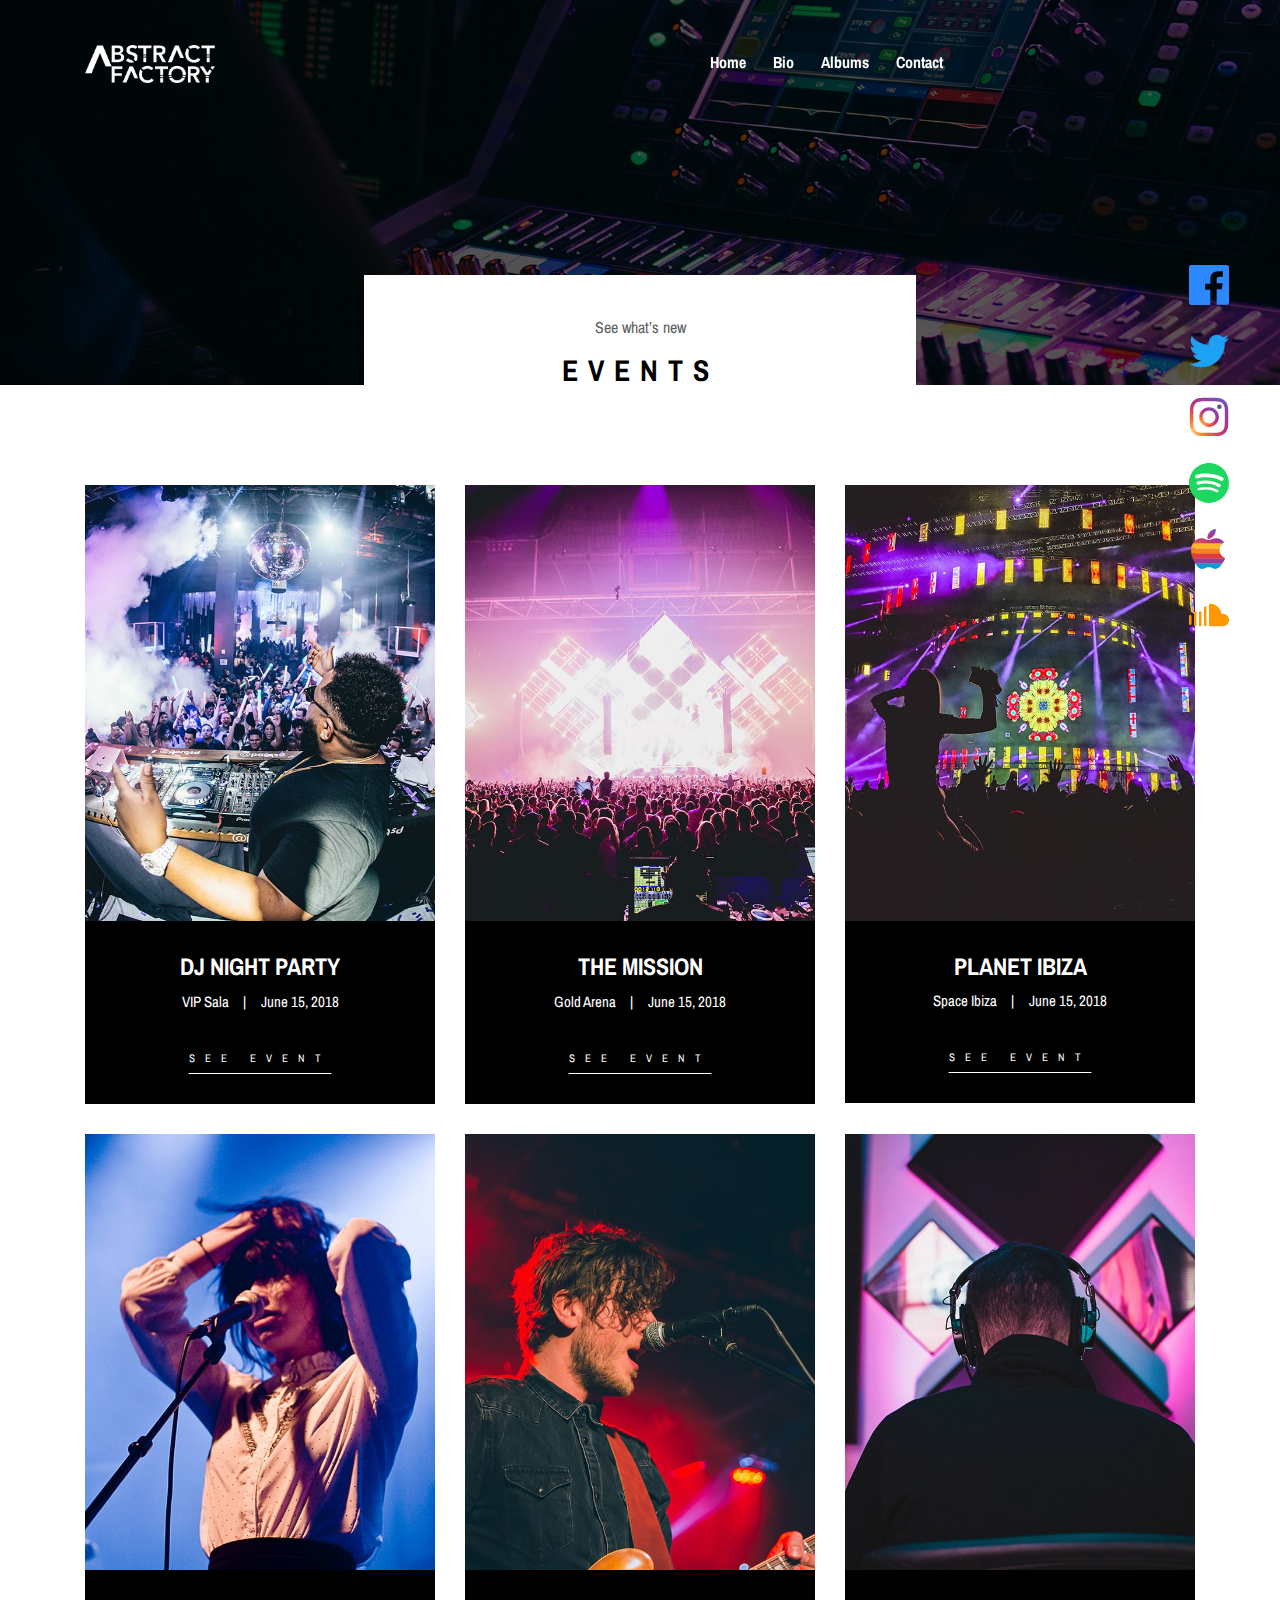
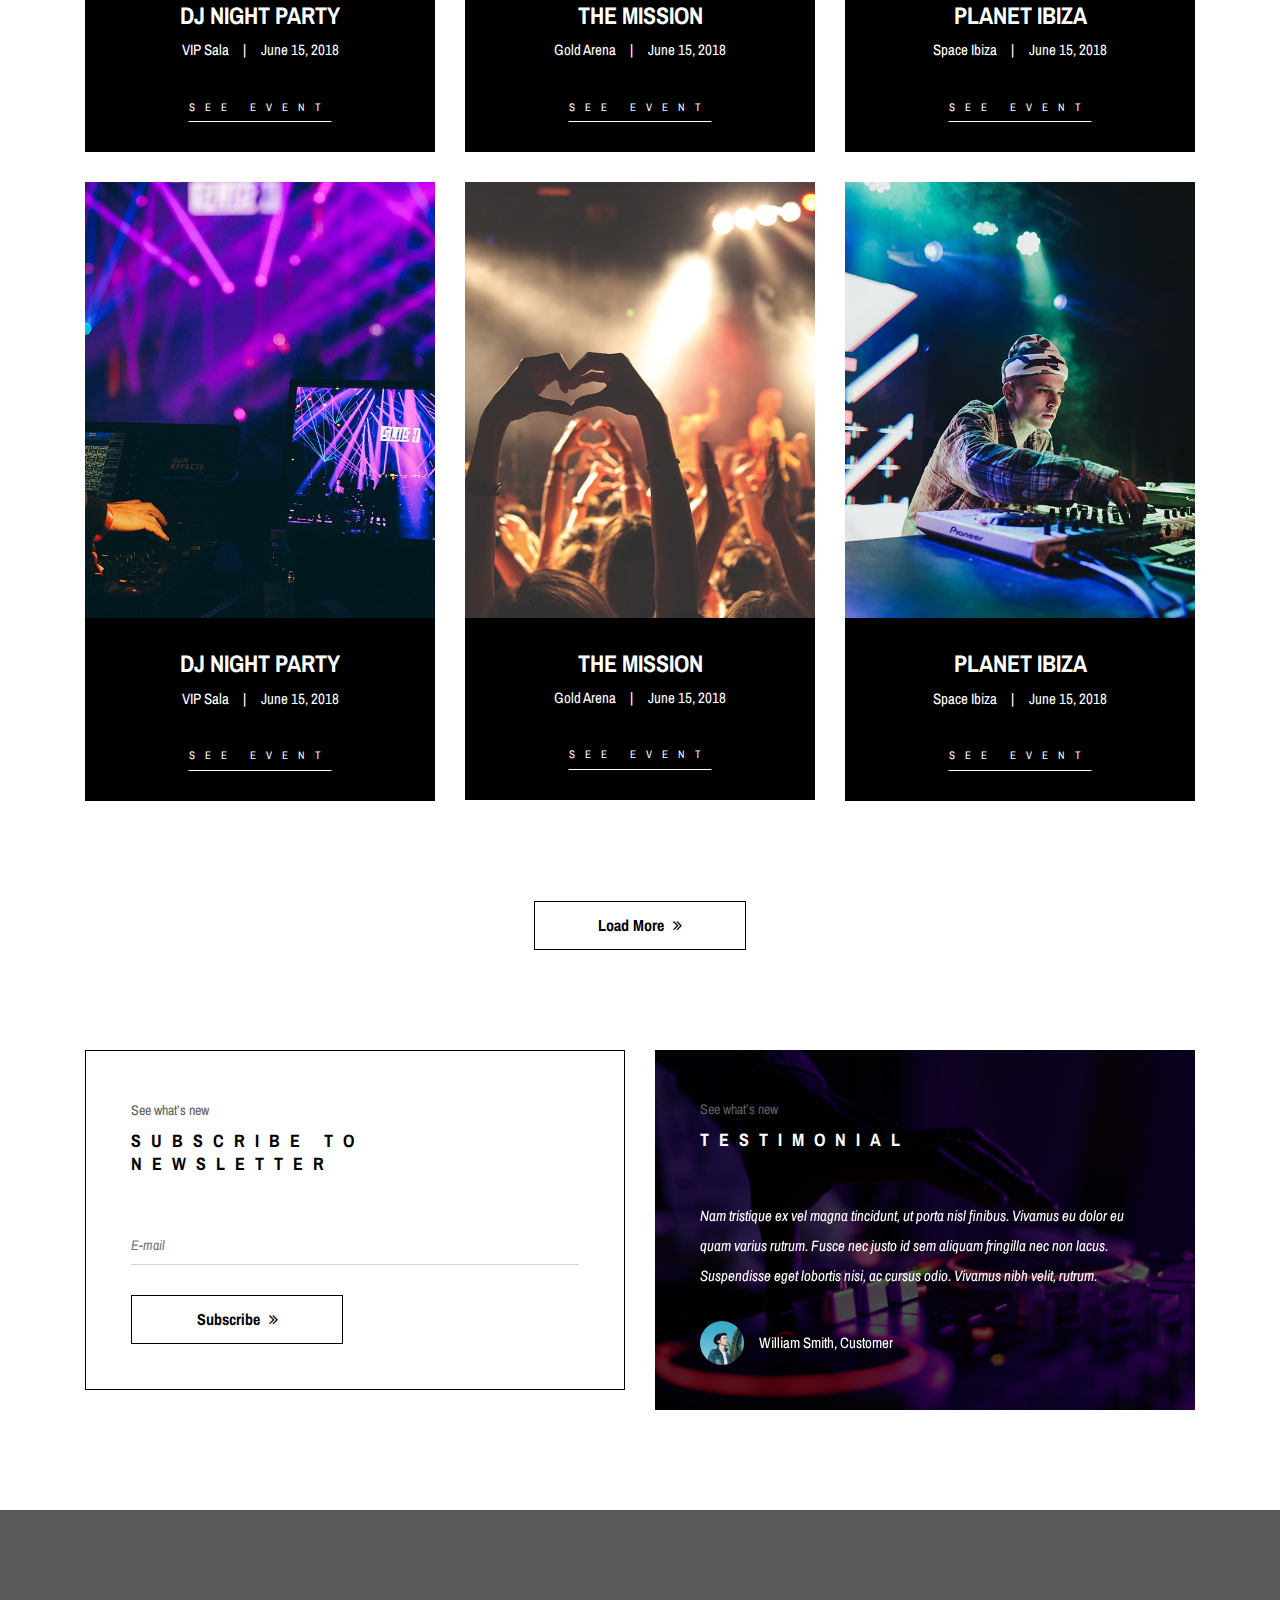
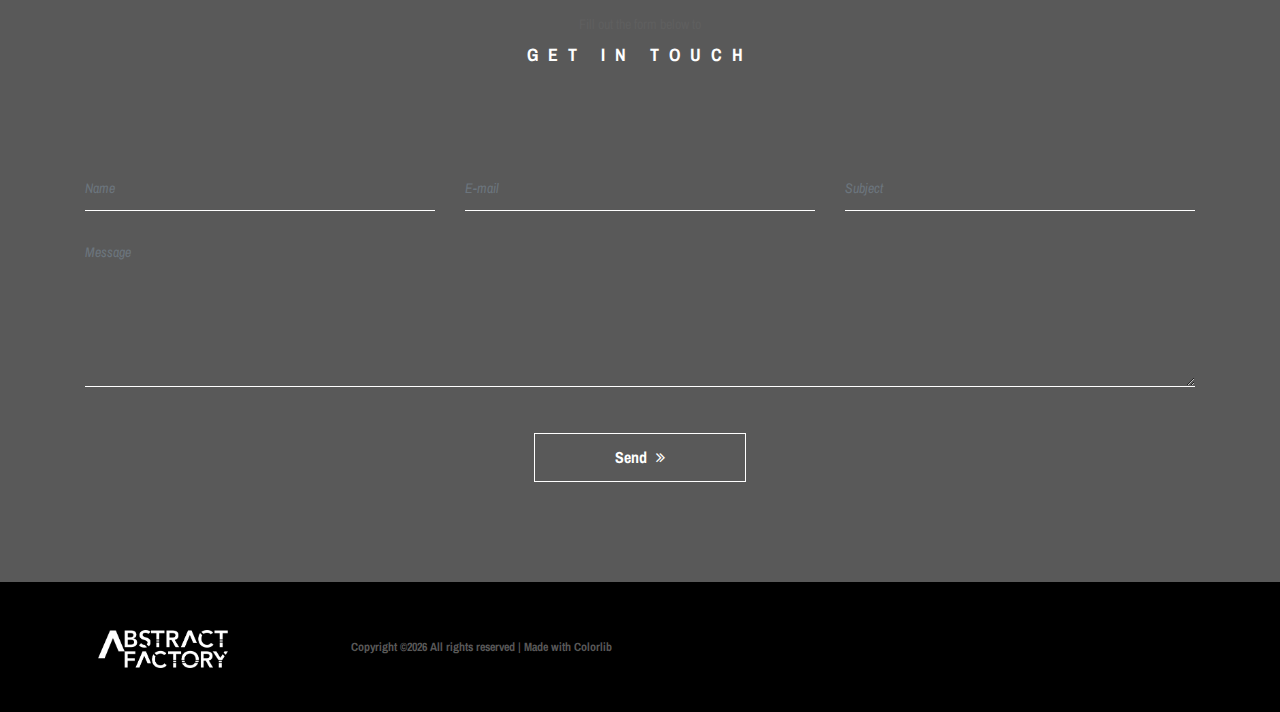
<file: event.html>
<!DOCTYPE html>
<html lang="en">

<head>
    <meta charset="UTF-8">
    <meta name="description" content="">
    <meta http-equiv="X-UA-Compatible" content="IE=edge">
    <meta name="viewport" content="width=device-width, initial-scale=1, shrink-to-fit=no">
    <!-- The above 4 meta tags *must* come first in the head; any other head content must come *after* these tags -->

    <!-- Title -->
    <title>One Music - Modern Music HTML5 Template</title>

    <!-- Favicon -->
    <link rel="icon" href="img/core-img/favicon.ico">

    <!-- Stylesheet -->
    <link rel="stylesheet" href="style.css">
    <link rel="stylesheet" href="css/personal.css">

</head>

<body>
    <svg id="customSvgLibrary" xmlns="http://www.w3.org/2000/svg" style="display:none" id="customSvgLibrary">
  <!-- social -->
  <symbol id="apple" viewBox="-1 1 24 24"><path d="M17.6 13.8c0-3 2.5-4.5 2.6-4.6-1.4-2.1-3.6-2.3-4.4-2.4-1.9-.2-3.6 1.1-4.6 1.1-.9 0-2.4-1.1-4-1-2 0-3.9 1.2-5 3-2.1 3.7-.5 9.1 1.5 12.1 1 1.5 2.2 3.1 3.8 3 1.5-.1 2.1-1 3.9-1s2.4 1 4 1 2.7-1.5 3.7-2.9c1.2-1.7 1.6-3.3 1.7-3.4-.1-.1-3.2-1.3-3.2-4.9zm-3.1-9c.8-1 1.4-2.4 1.2-3.8-1.2 0-2.7.8-3.5 1.8-.8.9-1.5 2.3-1.3 3.7 1.4.1 2.8-.7 3.6-1.7z"/></symbol>

  <symbol id="facebook" viewBox="0 0 24 24"><path style="fill:#2D87FF" d="M24 1.3v21.3c0 .7-.6 1.3-1.3 1.3h-6.1v-9.3h3.1l.5-3.6h-3.6v-2.2c0-1.1.3-1.8 1.8-1.8h1.9v-3.2c-.3 0-1.5-.1-2.8-.1-2.8 0-4.7 1.7-4.7 4.8v2.7h-3.1v3.6h3.1v9.2h-11.5c-.7 0-1.3-.6-1.3-1.3v-21.4c0-.7.6-1.3 1.3-1.3h21.3c.8 0 1.4.6 1.4 1.3z"/></symbol>

  <symbol id="facebook2" viewBox="0 0 512 512"><path d="M288 176v-64c0-17.664 14.336-32 32-32h32v-80h-64c-53.024 0-96 42.976-96 96v80h-64v80h64v256h96v-256h64l32-80h-96z"/></symbol>

  <symbol id="soundcloud" viewBox="0 0 512 512" style="enable-background:new 0 0 512 512;" xml:space="preserve">
    <path style="fill:#FF9800;" d="M432,240c-5.696,0-11.296,0.608-16.672,1.76C408.128,169.024,346.592,112,272,112
      c-8.832,0-16,7.168-16,16v256c0,8.832,7.168,16,16,16h160c44.128,0,80-35.872,80-80C512,275.904,476.128,240,432,240z"/>
    <path style="fill:#FF9800;" d="M208,144c-8.832,0-16,7.168-16,16v224c0,8.832,7.168,16,16,16s16-7.168,16-16V160
      C224,151.168,216.832,144,208,144z"/>
    <path style="fill:#FF9800;" d="M144,208c-8.832,0-16,7.168-16,16v160c0,8.832,7.168,16,16,16s16-7.168,16-16V224
      C160,215.168,152.832,208,144,208z"/>
    <path style="fill:#FF9800;" d="M80,208c-8.832,0-16,7.168-16,16v160c0,8.832,7.168,16,16,16s16-7.168,16-16V224
      C96,215.168,88.832,208,80,208z"/>
    <path style="fill:#FF9800;" d="M16,256c-8.832,0-16,7.168-16,16v96c0,8.832,7.168,16,16,16s16-7.168,16-16v-96
      C32,263.168,24.832,256,16,256z"/>
  </symbol>
   
  <symbol id="fb-like" viewBox="0 0 20 20"><path d="M0 8v12h5v-12h-5zm2.5 10.8c-.4 0-.8-.3-.8-.8 0-.4.3-.8.8-.8s.8.3.8.8c0 .4-.4.8-.8.8zm3.5-.8h9.5c1.1 0 1.7-1 1.7-1.7 0-.3-.4-1-.4-1 1.4-.3 1.7-1.2 1.7-1.7-.1-.5-.3-.9-.5-1 1-.4 1.5-1.1 1.4-1.9-.1-.8-1-1.5-1-1.5 1-.6.9-1.5.9-1.5-.3-1.3-1.5-1.7-1.7-1.7h-5.6s.3-.5.3-2.4-1.3-3.6-2.6-3.6c0 0-.7.1-1 .3v3.5l-2.7 4.4v9.8z"/></symbol>


  <symbol id="twitter" viewBox="0 1 24 23"><path style="fill:#1DA1F2" d="M21.5 7.6v.6c0 6.6-5 14.1-14 14.1-2.8 0-5.4-.8-7.6-2.2l1.2.1c2.3 0 4.4-.8 6.1-2.1-2.2 0-4-1.5-4.6-3.4.3.1.6.1.9.1.5 0 .9-.1 1.3-.2-2.1-.6-3.8-2.6-3.8-5 .7.4 1.4.6 2.2.6-1.3-.9-2.2-2.4-2.2-4.1 0-.9.2-1.8.7-2.5 2.4 3 6.1 5 10.2 5.2-.1-.4-.1-.7-.1-1.1 0-2.7 2.2-5 4.9-5 1.4 0 2.7.6 3.6 1.6 1-.3 2.1-.7 3-1.3-.4 1.2-1.1 2.1-2.2 2.7 1-.1 1.9-.4 2.8-.8-.6 1.1-1.4 2-2.4 2.7z"/></symbol>

  <symbol id="youtube" viewBox="0 0 24 24"><path d="M23.6 6.3c-.3-1.2-1.4-2.2-2.6-2.3-3-.3-6-.3-9-.3s-6 0-9 .3c-1.2.1-2.3 1.1-2.6 2.3-.4 1.8-.4 3.8-.4 5.7 0 1.9 0 3.9.4 5.7.3 1.2 1.4 2.2 2.6 2.3 3 .3 6 .3 9 .3s6 0 9-.3c1.3-.1 2.3-1.1 2.6-2.4.4-1.7.4-3.7.4-5.6 0-1.9 0-3.9-.4-5.7zm-14.1 9v-6.6l6.5 3.3-6.5 3.3z"/></symbol>
  <svg xmlns="http://www.w3.org/2000/svg" height="168px" width="559px" version="1.1" viewBox="0 0 559 168">
  <symbol id="spotify" viewBox="0 0 168 168">
    <path fill="#1ED760" d="m83.996 0.277c-46.249 0-83.743 37.493-83.743 83.742 0 46.251 37.494 83.741 83.743 83.741 46.254 0 83.744-37.49 83.744-83.741 0-46.246-37.49-83.738-83.745-83.738l0.001-0.004zm38.404 120.78c-1.5 2.46-4.72 3.24-7.18 1.73-19.662-12.01-44.414-14.73-73.564-8.07-2.809 0.64-5.609-1.12-6.249-3.93-0.643-2.81 1.11-5.61 3.926-6.25 31.9-7.291 59.263-4.15 81.337 9.34 2.46 1.51 3.24 4.72 1.73 7.18zm10.25-22.805c-1.89 3.075-5.91 4.045-8.98 2.155-22.51-13.839-56.823-17.846-83.448-9.764-3.453 1.043-7.1-0.903-8.148-4.35-1.04-3.453 0.907-7.093 4.354-8.143 30.413-9.228 68.222-4.758 94.072 11.127 3.07 1.89 4.04 5.91 2.15 8.976v-0.001zm0.88-23.744c-26.99-16.031-71.52-17.505-97.289-9.684-4.138 1.255-8.514-1.081-9.768-5.219-1.254-4.14 1.08-8.513 5.221-9.771 29.581-8.98 78.756-7.245 109.83 11.202 3.73 2.209 4.95 7.016 2.74 10.733-2.2 3.722-7.02 4.949-10.73 2.739z"/>
  </symbol>
  <symbol id="apple_color" viewBox="0 0 500 550"><style>.st0{fill:#61bb46}</style>
    <path class="st0" d="M456.8 184.4c-27.9-35-67.4-55.8-105.5-55.8-27 0-45.7 7.1-62.3 13.4-13.5 5.1-26.3 10-41.5 10-16.4 0-31-5.2-46.5-10.8-17.3-6.2-35.2-12.6-57.6-12.6-43.4 0-87.5 26.6-115.3 69.5-.2.3-.4.6-.5.9l-1.4 2.3h408.9l.4-.4c6.2-5.3 13.2-10.1 20.7-14.2l1.6-.9-1-1.4z"/><path class="st0" d="M342.1 2.3l-.2-1.4-1.4.1c-29.2 2-63.8 20.7-84.1 45.4-22.2 27.1-32.5 59.9-27.4 87.5l.2 1.2h3.5c29.4 0 62.4-17.2 82.6-43.3 21.4-27.4 31.2-60.1 26.8-89.5z"/><path d="M27.5 199.1c-12.1 19-20.5 46.3-22.7 70.2H397c4.2-26.2 18.3-51.2 40.7-70.2H27.5z" fill-rule="evenodd" clip-rule="evenodd" fill="#fdb827"/><path d="M406 338.3c-9.6-21.7-12.7-45.5-8.9-68.8l.3-1.7H5.2l-.1 1.3c-2.4 22.1-1.8 45.6 2 70l.2 1.3H407l-1-2.1z" fill="#f5821f"/><path d="M472 401c-29.7-11.3-53.2-33.5-66.1-62.7l-.4-.9H6.6l.3 1.7C10.6 362.5 17 386 26.1 409l.4.9h443.3l.8-1.8c.8-1.7 1.5-3.4 2.3-5.2l.6-1.4-1.5-.5z" fill="#e03a3e"/><path d="M25.3 406.9l.8 2c8.8 22.4 20.1 44.2 33.4 64.6 1.1 1.7 2.3 3.5 3.5 5.2l.4.7h367.3l.4-.7c2.4-3.5 4.7-7 6.4-9.5 14.9-22.8 21.2-35 32.6-60.2l1-2.1H25.3z" fill="#963d97"/><path d="M61.4 476.5l1.6 2.3c21.8 32.5 51.8 69.8 91.3 70.2h.8c16.5 0 27.6-5 39.4-10.3 13.9-6.2 28.3-12.6 53.7-12.8h.8c25.1 0 39.1 6.4 52.6 12.7 11.5 5.3 22.4 10.3 38.8 10.3h.7c37.8-.4 68-37.7 90.1-70.1l1.6-2.3H61.4z" fill="#009ddc"/>
  </symbol>

</svg>
    <!-- Preloader -->
    <div class="preloader d-flex align-items-center justify-content-center">
        <div class="lds-ellipsis">
            <div></div>
            <div></div>
            <div></div>
            <div></div>
        </div>
    </div>

    <!-- Navigation -->
    <nav class="side" style="z-position:1000">
      <div class="navigation default" style="height:100%">
        <ul>
          <li><a href="https://www.facebook.com/AbstractFactory7" target="_blank"><svg class="sidebar-icon"><use xmlns:xlink="http://www.w3.org/1999/xlink" xlink:href="#facebook"></use></svg></a></li>
          <li><a href="https://twitter.com/Stevie_Parris" target="_blank"><svg class="sidebar-icon"><use xmlns:xlink="http://www.w3.org/1999/xlink" xlink:href="#twitter"></use></svg></a></li>
          <li><a href="https://www.instagram.com/parrisoul" target="_blank"><svg class="sidebar-icon" xmlns="http://www.w3.org/2000/svg" xmlns:xlink="http://www.w3.org/1999/xlink" style="enable-background:new 0 0 512 512;" version="1.1" viewBox="0 0 512 512" xml:space="preserve"><style type="text/css">
    .st0{fill:url(#SVGID_1_);}
    .st1{fill:url(#SVGID_2_);}
    .st2{fill:#654C9F;}
</style><g id="Edges"/><g id="Symbol"><g><radialGradient cx="56.3501" cy="19.2179" gradientTransform="matrix(0.9986 -5.233596e-02 4.448556e-02 0.8488 -36.9742 443.8014)" gradientUnits="userSpaceOnUse" id="SVGID_1_" r="711.335"><stop offset="0" style="stop-color:#FED576"/><stop offset="0.2634" style="stop-color:#F47133"/><stop offset="0.6091" style="stop-color:#BC3081"/><stop offset="1" style="stop-color:#4C63D2"/></radialGradient><path class="st0" d="M96.1,23.2c-16.2,6.3-29.9,14.7-43.6,28.4C38.8,65.2,30.4,79,24.1,95.1c-6.1,15.6-10.2,33.5-11.4,59.7    c-1.2,26.2-1.5,34.6-1.5,101.4s0.3,75.2,1.5,101.4c1.2,26.2,5.4,44.1,11.4,59.7c6.3,16.2,14.7,29.9,28.4,43.6    c13.7,13.7,27.4,22.1,43.6,28.4c15.6,6.1,33.5,10.2,59.7,11.4c26.2,1.2,34.6,1.5,101.4,1.5c66.8,0,75.2-0.3,101.4-1.5    c26.2-1.2,44.1-5.4,59.7-11.4c16.2-6.3,29.9-14.7,43.6-28.4c13.7-13.7,22.1-27.4,28.4-43.6c6.1-15.6,10.2-33.5,11.4-59.7    c1.2-26.2,1.5-34.6,1.5-101.4s-0.3-75.2-1.5-101.4c-1.2-26.2-5.4-44.1-11.4-59.7C484,79,475.6,65.2,462,51.6    c-13.7-13.7-27.4-22.1-43.6-28.4c-15.6-6.1-33.5-10.2-59.7-11.4c-26.2-1.2-34.6-1.5-101.4-1.5s-75.2,0.3-101.4,1.5    C129.6,12.9,111.7,17.1,96.1,23.2z M356.6,56c24,1.1,37,5.1,45.7,8.5c11.5,4.5,19.7,9.8,28.3,18.4c8.6,8.6,13.9,16.8,18.4,28.3    c3.4,8.7,7.4,21.7,8.5,45.7c1.2,25.9,1.4,33.7,1.4,99.4s-0.3,73.5-1.4,99.4c-1.1,24-5.1,37-8.5,45.7c-4.5,11.5-9.8,19.7-18.4,28.3    c-8.6,8.6-16.8,13.9-28.3,18.4c-8.7,3.4-21.7,7.4-45.7,8.5c-25.9,1.2-33.7,1.4-99.4,1.4s-73.5-0.3-99.4-1.4    c-24-1.1-37-5.1-45.7-8.5c-11.5-4.5-19.7-9.8-28.3-18.4c-8.6-8.6-13.9-16.8-18.4-28.3c-3.4-8.7-7.4-21.7-8.5-45.7    c-1.2-25.9-1.4-33.7-1.4-99.4s0.3-73.5,1.4-99.4c1.1-24,5.1-37,8.5-45.7c4.5-11.5,9.8-19.7,18.4-28.3c8.6-8.6,16.8-13.9,28.3-18.4    c8.7-3.4,21.7-7.4,45.7-8.5c25.9-1.2,33.7-1.4,99.4-1.4S330.7,54.8,356.6,56z"/><radialGradient cx="154.0732" cy="134.5501" gradientTransform="matrix(0.9986 -5.233596e-02 4.448556e-02 0.8488 -24.3617 253.2946)" gradientUnits="userSpaceOnUse" id="SVGID_2_" r="365.2801"><stop offset="0" style="stop-color:#FED576"/><stop offset="0.2634" style="stop-color:#F47133"/><stop offset="0.6091" style="stop-color:#BC3081"/><stop offset="1" style="stop-color:#4C63D2"/></radialGradient><path class="st1" d="M130.9,256.3c0,69.8,56.6,126.3,126.3,126.3s126.3-56.6,126.3-126.3S327,130,257.2,130    S130.9,186.5,130.9,256.3z M339.2,256.3c0,45.3-36.7,82-82,82s-82-36.7-82-82c0-45.3,36.7-82,82-82S339.2,211,339.2,256.3z"/><circle class="st2" cx="388.6" cy="125" r="29.5"/></g></g></svg></a></li>
          <li><a href="https://open.spotify.com/artist/0LhAzPJPsSHYm4EMBrvTf5?si=XDXSaBK-Q7OMjbeHhi7h0w" target="_blank"><svg class="sidebar-icon"><use xmlns:xlink="http://www.w3.org/1999/xlink" xlink:href="#spotify"></use></svg></a></li>
          <li><a href="https://music.apple.com/us/artist/abstract-factory/1501105003" target="_blank"><svg class="sidebar-icon"><use xmlns:xlink="http://www.w3.org/1999/xlink" xlink:href="#apple_color"></use></svg></a></li>
          <li><a href="https://soundcloud.com/stevie-parris" target="_blank"><svg class="sidebar-icon"><use xmlns:xlink="http://www.w3.org/1999/xlink" xlink:href="#soundcloud"></use></svg></a></li>
        </ul>
      </div>
    </nav>

    <!-- ##### Header Area Start ##### -->
    <header class="header-area">
        <!-- Navbar Area -->
        <div class="oneMusic-main-menu">
            <div class="classy-nav-container breakpoint-off">
                <div class="container">
                    <!-- Menu -->
                    <nav class="classy-navbar justify-content-between" id="oneMusicNav">

                        <!-- Nav brand -->
                        <a href="index.html" class="nav-brand"><img src="img/core-img/logo_new_white.png" alt=""></a>

                        <!-- Navbar Toggler -->
                        <div class="classy-navbar-toggler">
                            <span class="navbarToggler"><span></span><span></span><span></span></span>
                        </div>

                        <!-- Menu -->
                        <div class="classy-menu">

                            <!-- Close Button -->
                            <div class="classycloseIcon">
                                <div class="cross-wrap"><span class="top"></span><span class="bottom"></span></div>
                            </div>

                            <!-- Nav Start -->
                            <div class="classynav">
                                <ul>
                                    <li><a href="index.html">Home</a></li>
                                    <li><a href="bio.html">Bio</a></li>
                                    <li><a href="albums.html">Albums</a></li>
                                    <li><a href="contact.html">Contact</a></li>
                                </ul>

                                <!-- Login/Register & Cart Button -->
                                <div class="login-register-cart-button d-flex align-items-center">
                                    <!-- Cart Button -->
                                    <div class="cart-btn">
                                        <p><iframe src="https://open.spotify.com/follow/1/?uri=spotify:artist:0LhAzPJPsSHYm4EMBrvTf5?si=2x6WDnxlTQi6fKl4g-dKzA&size=basic&theme=light" width="140" height="35"style="padding-top: 8px;" scrolling="no" frameborder="0" style="border:none; overflow:hidden;" allowtransparency="true"></iframe></p>
                                    </div>
                                </div>
                            </div>
                            <!-- Nav End -->

                        </div>
                    </nav>
                </div>
            </div>
        </div>
    </header>
    <!-- ##### Header Area End ##### -->

    <!-- ##### Breadcumb Area Start ##### -->
    <section class="breadcumb-area bg-img bg-overlay" style="background-image: url(img/bg-img/breadcumb3.jpg);">
        <div class="bradcumbContent">
            <p>See what’s new</p>
            <h2>Events</h2>
        </div>
    </section>
    <!-- ##### Breadcumb Area End ##### -->

    <!-- ##### Events Area Start ##### -->
    <section class="events-area section-padding-100">
        <div class="container">
            <div class="row">

                <!-- Single Event Area -->
                <div class="col-12 col-md-6 col-lg-4">
                    <div class="single-event-area mb-30">
                        <div class="event-thumbnail">
                            <img src="img/bg-img/e1.jpg" alt="">
                        </div>
                        <div class="event-text">
                            <h4>Dj Night Party</h4>
                            <div class="event-meta-data">
                                <a href="#" class="event-place">VIP Sala</a>
                                <a href="#" class="event-date">June 15, 2018</a>
                            </div>
                            <a href="#" class="btn see-more-btn">See Event</a>
                        </div>
                    </div>
                </div>

                <!-- Single Event Area -->
                <div class="col-12 col-md-6 col-lg-4">
                    <div class="single-event-area mb-30">
                        <div class="event-thumbnail">
                            <img src="img/bg-img/e2.jpg" alt="">
                        </div>
                        <div class="event-text">
                            <h4>The Mission</h4>
                            <div class="event-meta-data">
                                <a href="#" class="event-place">Gold Arena</a>
                                <a href="#" class="event-date">June 15, 2018</a>
                            </div>
                            <a href="#" class="btn see-more-btn">See Event</a>
                        </div>
                    </div>
                </div>

                <!-- Single Event Area -->
                <div class="col-12 col-md-6 col-lg-4">
                    <div class="single-event-area mb-30">
                        <div class="event-thumbnail">
                            <img src="img/bg-img/e3.jpg" alt="">
                        </div>
                        <div class="event-text">
                            <h4>Planet ibiza</h4>
                            <div class="event-meta-data">
                                <a href="#" class="event-place">Space Ibiza</a>
                                <a href="#" class="event-date">June 15, 2018</a>
                            </div>
                            <a href="#" class="btn see-more-btn">See Event</a>
                        </div>
                    </div>
                </div>

                <!-- Single Event Area -->
                <div class="col-12 col-md-6 col-lg-4">
                    <div class="single-event-area mb-30">
                        <div class="event-thumbnail">
                            <img src="img/bg-img/e4.jpg" alt="">
                        </div>
                        <div class="event-text">
                            <h4>Dj Night Party</h4>
                            <div class="event-meta-data">
                                <a href="#" class="event-place">VIP Sala</a>
                                <a href="#" class="event-date">June 15, 2018</a>
                            </div>
                            <a href="#" class="btn see-more-btn">See Event</a>
                        </div>
                    </div>
                </div>

                <!-- Single Event Area -->
                <div class="col-12 col-md-6 col-lg-4">
                    <div class="single-event-area mb-30">
                        <div class="event-thumbnail">
                            <img src="img/bg-img/e5.jpg" alt="">
                        </div>
                        <div class="event-text">
                            <h4>The Mission</h4>
                            <div class="event-meta-data">
                                <a href="#" class="event-place">Gold Arena</a>
                                <a href="#" class="event-date">June 15, 2018</a>
                            </div>
                            <a href="#" class="btn see-more-btn">See Event</a>
                        </div>
                    </div>
                </div>

                <!-- Single Event Area -->
                <div class="col-12 col-md-6 col-lg-4">
                    <div class="single-event-area mb-30">
                        <div class="event-thumbnail">
                            <img src="img/bg-img/e6.jpg" alt="">
                        </div>
                        <div class="event-text">
                            <h4>Planet ibiza</h4>
                            <div class="event-meta-data">
                                <a href="#" class="event-place">Space Ibiza</a>
                                <a href="#" class="event-date">June 15, 2018</a>
                            </div>
                            <a href="#" class="btn see-more-btn">See Event</a>
                        </div>
                    </div>
                </div>

                <!-- Single Event Area -->
                <div class="col-12 col-md-6 col-lg-4">
                    <div class="single-event-area mb-30">
                        <div class="event-thumbnail">
                            <img src="img/bg-img/e7.jpg" alt="">
                        </div>
                        <div class="event-text">
                            <h4>Dj Night Party</h4>
                            <div class="event-meta-data">
                                <a href="#" class="event-place">VIP Sala</a>
                                <a href="#" class="event-date">June 15, 2018</a>
                            </div>
                            <a href="#" class="btn see-more-btn">See Event</a>
                        </div>
                    </div>
                </div>

                <!-- Single Event Area -->
                <div class="col-12 col-md-6 col-lg-4">
                    <div class="single-event-area mb-30">
                        <div class="event-thumbnail">
                            <img src="img/bg-img/e8.jpg" alt="">
                        </div>
                        <div class="event-text">
                            <h4>The Mission</h4>
                            <div class="event-meta-data">
                                <a href="#" class="event-place">Gold Arena</a>
                                <a href="#" class="event-date">June 15, 2018</a>
                            </div>
                            <a href="#" class="btn see-more-btn">See Event</a>
                        </div>
                    </div>
                </div>

                <!-- Single Event Area -->
                <div class="col-12 col-md-6 col-lg-4">
                    <div class="single-event-area mb-30">
                        <div class="event-thumbnail">
                            <img src="img/bg-img/e9.jpg" alt="">
                        </div>
                        <div class="event-text">
                            <h4>Planet ibiza</h4>
                            <div class="event-meta-data">
                                <a href="#" class="event-place">Space Ibiza</a>
                                <a href="#" class="event-date">June 15, 2018</a>
                            </div>
                            <a href="#" class="btn see-more-btn">See Event</a>
                        </div>
                    </div>
                </div>

            </div>

            <div class="row">
                <div class="col-12">
                    <div class="load-more-btn text-center mt-70">
                        <a href="#" class="btn oneMusic-btn">Load More <i class="fa fa-angle-double-right"></i></a>
                    </div>
                </div>
            </div>
        </div>
    </section>
    <!-- ##### Events Area End ##### -->

    <!-- ##### Newsletter & Testimonials Area Start ##### -->
    <section class="newsletter-testimonials-area">
        <div class="container">
            <div class="row">

                <!-- Newsletter Area -->
                <div class="col-12 col-lg-6">
                    <div class="newsletter-area mb-100">
                        <div class="section-heading text-left mb-50">
                            <p>See what’s new</p>
                            <h2>Subscribe to newsletter</h2>
                        </div>
                        <div class="newsletter-form">
                            <form action="#">
                                <input type="search" name="search" id="newsletterSearch" placeholder="E-mail">
                                <button type="submit" class="btn oneMusic-btn">Subscribe <i class="fa fa-angle-double-right"></i></button>
                            </form>
                        </div>
                    </div>
                </div>

                <!-- Testimonials Area -->
                <div class="col-12 col-lg-6">
                    <div class="testimonials-area mb-100 bg-img bg-overlay" style="background-image: url(img/bg-img/bg-3.jpg);">
                        <div class="section-heading white text-left mb-50">
                            <p>See what’s new</p>
                            <h2>Testimonial</h2>
                        </div>
                        <!-- Testimonial Slide -->
                        <div class="testimonials-slide owl-carousel">
                            <!-- Single Slide -->
                            <div class="single-slide">
                                <p>Nam tristique ex vel magna tincidunt, ut porta nisl finibus. Vivamus eu dolor eu quam varius rutrum. Fusce nec justo id sem aliquam fringilla nec non lacus. Suspendisse eget lobortis nisi, ac cursus odio. Vivamus nibh velit, rutrum.</p>
                                <div class="testimonial-info d-flex align-items-center">
                                    <div class="testimonial-thumb">
                                        <img src="img/bg-img/t1.jpg" alt="">
                                    </div>
                                    <p>William Smith, Customer</p>
                                </div>
                            </div>
                            <!-- Single Slide -->
                            <div class="single-slide">
                                <p>Nam tristique ex vel magna tincidunt, ut porta nisl finibus. Vivamus eu dolor eu quam varius rutrum. Fusce nec justo id sem aliquam fringilla nec non lacus. Suspendisse eget lobortis nisi, ac cursus odio. Vivamus nibh velit, rutrum.</p>
                                <div class="testimonial-info d-flex align-items-center">
                                    <div class="testimonial-thumb">
                                        <img src="img/bg-img/t1.jpg" alt="">
                                    </div>
                                    <p>Nazrul Islam, Developer</p>
                                </div>
                            </div>
                        </div>
                    </div>
                </div>

            </div>
        </div>
    </section>
    <!-- ##### Newsletter & Testimonials Area End ##### -->

    <!-- ##### Contact Area Start ##### -->
    <section class="contact-area section-padding-100 bg-img bg-overlay bg-fixed has-bg-img" style="background-image: url(img/bg-img/bg-2.jpg);">
        <div class="container">
            <div class="row">
                <div class="col-12">
                    <div class="section-heading white">
                        <p>Fill out the form below to</p>
                        <h2>Get In Touch</h2>
                    </div>
                </div>
            </div>

            <div class="row">
                <div class="col-12">
                    <!-- Contact Form Area -->
                    <div class="contact-form-area">
                        <form action="#" method="post">
                            <div class="row">
                                <div class="col-md-6 col-lg-4">
                                    <div class="form-group">
                                        <input type="text" class="form-control" id="name" placeholder="Name">
                                    </div>
                                </div>
                                <div class="col-md-6 col-lg-4">
                                    <div class="form-group">
                                        <input type="email" class="form-control" id="email" placeholder="E-mail">
                                    </div>
                                </div>
                                <div class="col-lg-4">
                                    <div class="form-group">
                                        <input type="text" class="form-control" id="subject" placeholder="Subject">
                                    </div>
                                </div>
                                <div class="col-12">
                                    <div class="form-group">
                                        <textarea name="message" class="form-control" id="message" cols="30" rows="10" placeholder="Message"></textarea>
                                    </div>
                                </div>
                                <div class="col-12 text-center">
                                    <button class="btn oneMusic-btn mt-30" type="submit">Send <i class="fa fa-angle-double-right"></i></button>
                                </div>
                            </div>
                        </form>
                    </div>
                </div>
            </div>
        </div>
    </section>
    <!-- ##### Contact Area End ##### -->

    <!-- ##### Footer Area Start ##### -->
    <footer class="footer-area">
        <div class="container">
            <div class="row d-flex flex-wrap align-items-center">
                <div class="col-12 col-md-6 classy-navbar justify-content-between">
                    <a href="index.html" class="nav-brand"><img src="img/core-img/logo_new_white.png" alt=""></a>
                    <p class="copywrite-text"><a href="#"><!-- Link back to Colorlib can't be removed. Template is licensed under CC BY 3.0. -->
Copyright &copy;<script>document.write(new Date().getFullYear());</script> All rights reserved | Made with <a href="https://colorlib.com" target="_blank">Colorlib</a>
<!-- Link back to Colorlib can't be removed. Template is licensed under CC BY 3.0. --></p>
                </div>
            </div>
        </div>
    </footer>
    <!-- ##### Footer Area Start ##### -->

    <!-- ##### All Javascript Script ##### -->
    <!-- jQuery-2.2.4 js -->
    <script src="js/jquery/jquery-2.2.4.min.js"></script>
    <!-- Popper js -->
    <script src="js/bootstrap/popper.min.js"></script>
    <!-- Bootstrap js -->
    <script src="js/bootstrap/bootstrap.min.js"></script>
    <!-- All Plugins js -->
    <script src="js/plugins/plugins.js"></script>
    <!-- Active js -->
    <script src="js/active.js"></script>
</body>

</html>
</file>
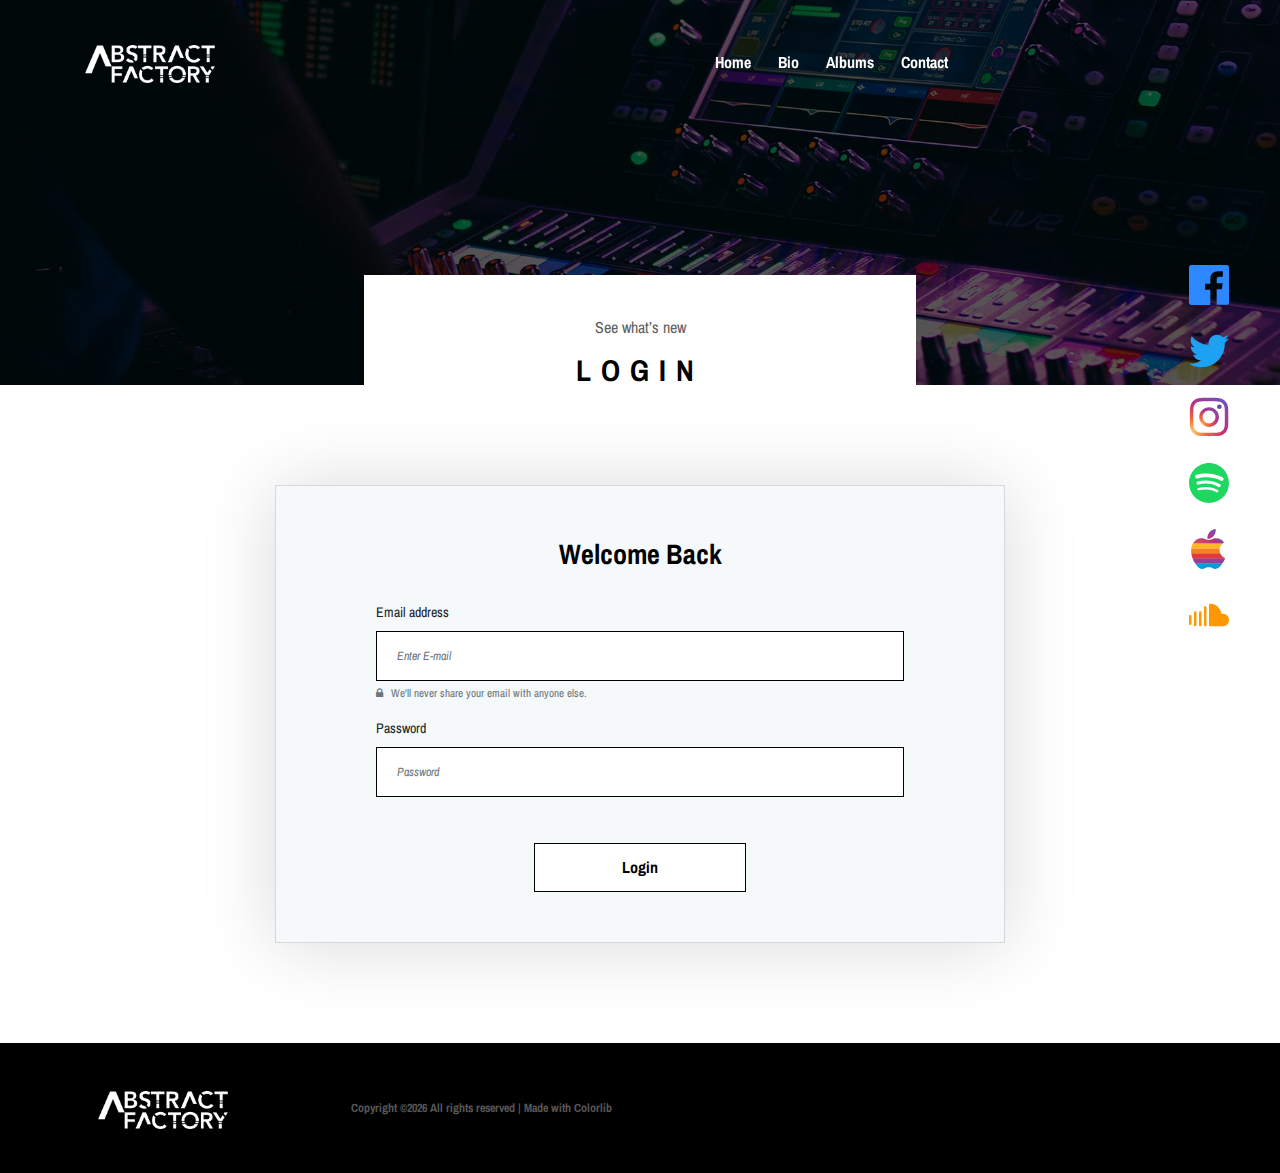
<file: login.html>
<!DOCTYPE html>
<html lang="en">

<head>
    <meta charset="UTF-8">
    <meta name="description" content="">
    <meta http-equiv="X-UA-Compatible" content="IE=edge">
    <meta name="viewport" content="width=device-width, initial-scale=1, shrink-to-fit=no">
    <!-- The above 4 meta tags *must* come first in the head; any other head content must come *after* these tags -->

    <!-- Title -->
    <title>One Music - Modern Music HTML5 Template</title>

    <!-- Favicon -->
    <link rel="icon" href="img/core-img/favicon.ico">

    <!-- Stylesheet -->
    <link rel="stylesheet" href="style.css">
    <link rel="stylesheet" href="css/personal.css">

</head>

<body>
    <svg id="customSvgLibrary" xmlns="http://www.w3.org/2000/svg" style="display:none" id="customSvgLibrary">
  <!-- social -->
  <symbol id="apple" viewBox="-1 1 24 24"><path d="M17.6 13.8c0-3 2.5-4.5 2.6-4.6-1.4-2.1-3.6-2.3-4.4-2.4-1.9-.2-3.6 1.1-4.6 1.1-.9 0-2.4-1.1-4-1-2 0-3.9 1.2-5 3-2.1 3.7-.5 9.1 1.5 12.1 1 1.5 2.2 3.1 3.8 3 1.5-.1 2.1-1 3.9-1s2.4 1 4 1 2.7-1.5 3.7-2.9c1.2-1.7 1.6-3.3 1.7-3.4-.1-.1-3.2-1.3-3.2-4.9zm-3.1-9c.8-1 1.4-2.4 1.2-3.8-1.2 0-2.7.8-3.5 1.8-.8.9-1.5 2.3-1.3 3.7 1.4.1 2.8-.7 3.6-1.7z"/></symbol>

  <symbol id="facebook" viewBox="0 0 24 24"><path style="fill:#2D87FF" d="M24 1.3v21.3c0 .7-.6 1.3-1.3 1.3h-6.1v-9.3h3.1l.5-3.6h-3.6v-2.2c0-1.1.3-1.8 1.8-1.8h1.9v-3.2c-.3 0-1.5-.1-2.8-.1-2.8 0-4.7 1.7-4.7 4.8v2.7h-3.1v3.6h3.1v9.2h-11.5c-.7 0-1.3-.6-1.3-1.3v-21.4c0-.7.6-1.3 1.3-1.3h21.3c.8 0 1.4.6 1.4 1.3z"/></symbol>

  <symbol id="facebook2" viewBox="0 0 512 512"><path d="M288 176v-64c0-17.664 14.336-32 32-32h32v-80h-64c-53.024 0-96 42.976-96 96v80h-64v80h64v256h96v-256h64l32-80h-96z"/></symbol>

  <symbol id="soundcloud" viewBox="0 0 512 512" style="enable-background:new 0 0 512 512;" xml:space="preserve">
    <path style="fill:#FF9800;" d="M432,240c-5.696,0-11.296,0.608-16.672,1.76C408.128,169.024,346.592,112,272,112
      c-8.832,0-16,7.168-16,16v256c0,8.832,7.168,16,16,16h160c44.128,0,80-35.872,80-80C512,275.904,476.128,240,432,240z"/>
    <path style="fill:#FF9800;" d="M208,144c-8.832,0-16,7.168-16,16v224c0,8.832,7.168,16,16,16s16-7.168,16-16V160
      C224,151.168,216.832,144,208,144z"/>
    <path style="fill:#FF9800;" d="M144,208c-8.832,0-16,7.168-16,16v160c0,8.832,7.168,16,16,16s16-7.168,16-16V224
      C160,215.168,152.832,208,144,208z"/>
    <path style="fill:#FF9800;" d="M80,208c-8.832,0-16,7.168-16,16v160c0,8.832,7.168,16,16,16s16-7.168,16-16V224
      C96,215.168,88.832,208,80,208z"/>
    <path style="fill:#FF9800;" d="M16,256c-8.832,0-16,7.168-16,16v96c0,8.832,7.168,16,16,16s16-7.168,16-16v-96
      C32,263.168,24.832,256,16,256z"/>
  </symbol>
   
  <symbol id="fb-like" viewBox="0 0 20 20"><path d="M0 8v12h5v-12h-5zm2.5 10.8c-.4 0-.8-.3-.8-.8 0-.4.3-.8.8-.8s.8.3.8.8c0 .4-.4.8-.8.8zm3.5-.8h9.5c1.1 0 1.7-1 1.7-1.7 0-.3-.4-1-.4-1 1.4-.3 1.7-1.2 1.7-1.7-.1-.5-.3-.9-.5-1 1-.4 1.5-1.1 1.4-1.9-.1-.8-1-1.5-1-1.5 1-.6.9-1.5.9-1.5-.3-1.3-1.5-1.7-1.7-1.7h-5.6s.3-.5.3-2.4-1.3-3.6-2.6-3.6c0 0-.7.1-1 .3v3.5l-2.7 4.4v9.8z"/></symbol>


  <symbol id="twitter" viewBox="0 1 24 23"><path style="fill:#1DA1F2" d="M21.5 7.6v.6c0 6.6-5 14.1-14 14.1-2.8 0-5.4-.8-7.6-2.2l1.2.1c2.3 0 4.4-.8 6.1-2.1-2.2 0-4-1.5-4.6-3.4.3.1.6.1.9.1.5 0 .9-.1 1.3-.2-2.1-.6-3.8-2.6-3.8-5 .7.4 1.4.6 2.2.6-1.3-.9-2.2-2.4-2.2-4.1 0-.9.2-1.8.7-2.5 2.4 3 6.1 5 10.2 5.2-.1-.4-.1-.7-.1-1.1 0-2.7 2.2-5 4.9-5 1.4 0 2.7.6 3.6 1.6 1-.3 2.1-.7 3-1.3-.4 1.2-1.1 2.1-2.2 2.7 1-.1 1.9-.4 2.8-.8-.6 1.1-1.4 2-2.4 2.7z"/></symbol>

  <symbol id="youtube" viewBox="0 0 24 24"><path d="M23.6 6.3c-.3-1.2-1.4-2.2-2.6-2.3-3-.3-6-.3-9-.3s-6 0-9 .3c-1.2.1-2.3 1.1-2.6 2.3-.4 1.8-.4 3.8-.4 5.7 0 1.9 0 3.9.4 5.7.3 1.2 1.4 2.2 2.6 2.3 3 .3 6 .3 9 .3s6 0 9-.3c1.3-.1 2.3-1.1 2.6-2.4.4-1.7.4-3.7.4-5.6 0-1.9 0-3.9-.4-5.7zm-14.1 9v-6.6l6.5 3.3-6.5 3.3z"/></symbol>
  <svg xmlns="http://www.w3.org/2000/svg" height="168px" width="559px" version="1.1" viewBox="0 0 559 168">
  <symbol id="spotify" viewBox="0 0 168 168">
    <path fill="#1ED760" d="m83.996 0.277c-46.249 0-83.743 37.493-83.743 83.742 0 46.251 37.494 83.741 83.743 83.741 46.254 0 83.744-37.49 83.744-83.741 0-46.246-37.49-83.738-83.745-83.738l0.001-0.004zm38.404 120.78c-1.5 2.46-4.72 3.24-7.18 1.73-19.662-12.01-44.414-14.73-73.564-8.07-2.809 0.64-5.609-1.12-6.249-3.93-0.643-2.81 1.11-5.61 3.926-6.25 31.9-7.291 59.263-4.15 81.337 9.34 2.46 1.51 3.24 4.72 1.73 7.18zm10.25-22.805c-1.89 3.075-5.91 4.045-8.98 2.155-22.51-13.839-56.823-17.846-83.448-9.764-3.453 1.043-7.1-0.903-8.148-4.35-1.04-3.453 0.907-7.093 4.354-8.143 30.413-9.228 68.222-4.758 94.072 11.127 3.07 1.89 4.04 5.91 2.15 8.976v-0.001zm0.88-23.744c-26.99-16.031-71.52-17.505-97.289-9.684-4.138 1.255-8.514-1.081-9.768-5.219-1.254-4.14 1.08-8.513 5.221-9.771 29.581-8.98 78.756-7.245 109.83 11.202 3.73 2.209 4.95 7.016 2.74 10.733-2.2 3.722-7.02 4.949-10.73 2.739z"/>
  </symbol>
  <symbol id="apple_color" viewBox="0 0 500 550"><style>.st0{fill:#61bb46}</style>
    <path class="st0" d="M456.8 184.4c-27.9-35-67.4-55.8-105.5-55.8-27 0-45.7 7.1-62.3 13.4-13.5 5.1-26.3 10-41.5 10-16.4 0-31-5.2-46.5-10.8-17.3-6.2-35.2-12.6-57.6-12.6-43.4 0-87.5 26.6-115.3 69.5-.2.3-.4.6-.5.9l-1.4 2.3h408.9l.4-.4c6.2-5.3 13.2-10.1 20.7-14.2l1.6-.9-1-1.4z"/><path class="st0" d="M342.1 2.3l-.2-1.4-1.4.1c-29.2 2-63.8 20.7-84.1 45.4-22.2 27.1-32.5 59.9-27.4 87.5l.2 1.2h3.5c29.4 0 62.4-17.2 82.6-43.3 21.4-27.4 31.2-60.1 26.8-89.5z"/><path d="M27.5 199.1c-12.1 19-20.5 46.3-22.7 70.2H397c4.2-26.2 18.3-51.2 40.7-70.2H27.5z" fill-rule="evenodd" clip-rule="evenodd" fill="#fdb827"/><path d="M406 338.3c-9.6-21.7-12.7-45.5-8.9-68.8l.3-1.7H5.2l-.1 1.3c-2.4 22.1-1.8 45.6 2 70l.2 1.3H407l-1-2.1z" fill="#f5821f"/><path d="M472 401c-29.7-11.3-53.2-33.5-66.1-62.7l-.4-.9H6.6l.3 1.7C10.6 362.5 17 386 26.1 409l.4.9h443.3l.8-1.8c.8-1.7 1.5-3.4 2.3-5.2l.6-1.4-1.5-.5z" fill="#e03a3e"/><path d="M25.3 406.9l.8 2c8.8 22.4 20.1 44.2 33.4 64.6 1.1 1.7 2.3 3.5 3.5 5.2l.4.7h367.3l.4-.7c2.4-3.5 4.7-7 6.4-9.5 14.9-22.8 21.2-35 32.6-60.2l1-2.1H25.3z" fill="#963d97"/><path d="M61.4 476.5l1.6 2.3c21.8 32.5 51.8 69.8 91.3 70.2h.8c16.5 0 27.6-5 39.4-10.3 13.9-6.2 28.3-12.6 53.7-12.8h.8c25.1 0 39.1 6.4 52.6 12.7 11.5 5.3 22.4 10.3 38.8 10.3h.7c37.8-.4 68-37.7 90.1-70.1l1.6-2.3H61.4z" fill="#009ddc"/>
  </symbol>

</svg>
    <!-- Preloader -->
    <div class="preloader d-flex align-items-center justify-content-center">
        <div class="lds-ellipsis">
            <div></div>
            <div></div>
            <div></div>
            <div></div>
        </div>
    </div>

    <!-- Navigation -->
    <nav class="side" style="z-position:1000">
      <div class="navigation default" style="height:100%">
        <ul>
          <li><a href="https://www.facebook.com/AbstractFactory7" target="_blank"><svg class="sidebar-icon"><use xmlns:xlink="http://www.w3.org/1999/xlink" xlink:href="#facebook"></use></svg></a></li>
          <li><a href="https://twitter.com/Stevie_Parris" target="_blank"><svg class="sidebar-icon"><use xmlns:xlink="http://www.w3.org/1999/xlink" xlink:href="#twitter"></use></svg></a></li>
          <li><a href="https://www.instagram.com/parrisoul" target="_blank"><svg class="sidebar-icon" xmlns="http://www.w3.org/2000/svg" xmlns:xlink="http://www.w3.org/1999/xlink" style="enable-background:new 0 0 512 512;" version="1.1" viewBox="0 0 512 512" xml:space="preserve"><style type="text/css">
    .st0{fill:url(#SVGID_1_);}
    .st1{fill:url(#SVGID_2_);}
    .st2{fill:#654C9F;}
</style><g id="Edges"/><g id="Symbol"><g><radialGradient cx="56.3501" cy="19.2179" gradientTransform="matrix(0.9986 -5.233596e-02 4.448556e-02 0.8488 -36.9742 443.8014)" gradientUnits="userSpaceOnUse" id="SVGID_1_" r="711.335"><stop offset="0" style="stop-color:#FED576"/><stop offset="0.2634" style="stop-color:#F47133"/><stop offset="0.6091" style="stop-color:#BC3081"/><stop offset="1" style="stop-color:#4C63D2"/></radialGradient><path class="st0" d="M96.1,23.2c-16.2,6.3-29.9,14.7-43.6,28.4C38.8,65.2,30.4,79,24.1,95.1c-6.1,15.6-10.2,33.5-11.4,59.7    c-1.2,26.2-1.5,34.6-1.5,101.4s0.3,75.2,1.5,101.4c1.2,26.2,5.4,44.1,11.4,59.7c6.3,16.2,14.7,29.9,28.4,43.6    c13.7,13.7,27.4,22.1,43.6,28.4c15.6,6.1,33.5,10.2,59.7,11.4c26.2,1.2,34.6,1.5,101.4,1.5c66.8,0,75.2-0.3,101.4-1.5    c26.2-1.2,44.1-5.4,59.7-11.4c16.2-6.3,29.9-14.7,43.6-28.4c13.7-13.7,22.1-27.4,28.4-43.6c6.1-15.6,10.2-33.5,11.4-59.7    c1.2-26.2,1.5-34.6,1.5-101.4s-0.3-75.2-1.5-101.4c-1.2-26.2-5.4-44.1-11.4-59.7C484,79,475.6,65.2,462,51.6    c-13.7-13.7-27.4-22.1-43.6-28.4c-15.6-6.1-33.5-10.2-59.7-11.4c-26.2-1.2-34.6-1.5-101.4-1.5s-75.2,0.3-101.4,1.5    C129.6,12.9,111.7,17.1,96.1,23.2z M356.6,56c24,1.1,37,5.1,45.7,8.5c11.5,4.5,19.7,9.8,28.3,18.4c8.6,8.6,13.9,16.8,18.4,28.3    c3.4,8.7,7.4,21.7,8.5,45.7c1.2,25.9,1.4,33.7,1.4,99.4s-0.3,73.5-1.4,99.4c-1.1,24-5.1,37-8.5,45.7c-4.5,11.5-9.8,19.7-18.4,28.3    c-8.6,8.6-16.8,13.9-28.3,18.4c-8.7,3.4-21.7,7.4-45.7,8.5c-25.9,1.2-33.7,1.4-99.4,1.4s-73.5-0.3-99.4-1.4    c-24-1.1-37-5.1-45.7-8.5c-11.5-4.5-19.7-9.8-28.3-18.4c-8.6-8.6-13.9-16.8-18.4-28.3c-3.4-8.7-7.4-21.7-8.5-45.7    c-1.2-25.9-1.4-33.7-1.4-99.4s0.3-73.5,1.4-99.4c1.1-24,5.1-37,8.5-45.7c4.5-11.5,9.8-19.7,18.4-28.3c8.6-8.6,16.8-13.9,28.3-18.4    c8.7-3.4,21.7-7.4,45.7-8.5c25.9-1.2,33.7-1.4,99.4-1.4S330.7,54.8,356.6,56z"/><radialGradient cx="154.0732" cy="134.5501" gradientTransform="matrix(0.9986 -5.233596e-02 4.448556e-02 0.8488 -24.3617 253.2946)" gradientUnits="userSpaceOnUse" id="SVGID_2_" r="365.2801"><stop offset="0" style="stop-color:#FED576"/><stop offset="0.2634" style="stop-color:#F47133"/><stop offset="0.6091" style="stop-color:#BC3081"/><stop offset="1" style="stop-color:#4C63D2"/></radialGradient><path class="st1" d="M130.9,256.3c0,69.8,56.6,126.3,126.3,126.3s126.3-56.6,126.3-126.3S327,130,257.2,130    S130.9,186.5,130.9,256.3z M339.2,256.3c0,45.3-36.7,82-82,82s-82-36.7-82-82c0-45.3,36.7-82,82-82S339.2,211,339.2,256.3z"/><circle class="st2" cx="388.6" cy="125" r="29.5"/></g></g></svg></a></li>
          <li><a href="https://open.spotify.com/artist/0LhAzPJPsSHYm4EMBrvTf5?si=XDXSaBK-Q7OMjbeHhi7h0w" target="_blank"><svg class="sidebar-icon"><use xmlns:xlink="http://www.w3.org/1999/xlink" xlink:href="#spotify"></use></svg></a></li>
          <li><a href="https://music.apple.com/us/artist/abstract-factory/1501105003" target="_blank"><svg class="sidebar-icon"><use xmlns:xlink="http://www.w3.org/1999/xlink" xlink:href="#apple_color"></use></svg></a></li>
          <li><a href="https://soundcloud.com/stevie-parris" target="_blank"><svg class="sidebar-icon"><use xmlns:xlink="http://www.w3.org/1999/xlink" xlink:href="#soundcloud"></use></svg></a></li>
        </ul>
      </div>
    </nav>

    <!-- ##### Header Area Start ##### -->
    <header class="header-area">
        <!-- Navbar Area -->
        <div class="oneMusic-main-menu">
            <div class="classy-nav-container breakpoint-off">
                <div class="container">
                    <!-- Menu -->
                    <nav class="classy-navbar justify-content-between" id="oneMusicNav">

                        <!-- Nav brand -->
                        <a href="index.html" class="nav-brand"><img src="img/core-img/logo_new_white.png" alt=""></a>

                        <!-- Navbar Toggler -->
                        <div class="classy-navbar-toggler">
                            <span class="navbarToggler"><span></span><span></span><span></span></span>
                        </div>

                        <!-- Menu -->
                        <div class="classy-menu">

                            <!-- Close Button -->
                            <div class="classycloseIcon">
                                <div class="cross-wrap"><span class="top"></span><span class="bottom"></span></div>
                            </div>

                            <!-- Nav Start -->
                            <div class="classynav">
                                <ul>
                                    <li><a href="index.html">Home</a></li>
                                    <li><a href="bio.html">Bio</a></li>
                                    <li><a href="albums.html">Albums</a></li>
                                    <li><a href="contact.html">Contact</a></li>
                                </ul>

                                <!-- Login/Register & Cart Button -->
                                <div class="login-register-cart-button d-flex align-items-center">
                                    <!-- Cart Button -->
                                    <div class="cart-btn">
                                        <p><iframe src="https://open.spotify.com/follow/1/?uri=spotify:artist:0LhAzPJPsSHYm4EMBrvTf5?si=2x6WDnxlTQi6fKl4g-dKzA&size=basic&theme=light" width="135" height="35"style="padding-top: 8px;" scrolling="no" frameborder="0" style="border:none; overflow:hidden;" allowtransparency="true"></iframe></p>
                                    </div>
                                </div>
                            </div>
                            <!-- Nav End -->

                        </div>
                    </nav>
                </div>
            </div>
        </div>
    </header>
    <!-- ##### Header Area End ##### -->

    <!-- ##### Breadcumb Area Start ##### -->
    <section class="breadcumb-area bg-img bg-overlay" style="background-image: url(img/bg-img/breadcumb3.jpg);">
        <div class="bradcumbContent">
            <p>See what’s new</p>
            <h2>Login</h2>
        </div>
    </section>
    <!-- ##### Breadcumb Area End ##### -->

    <!-- ##### Login Area Start ##### -->
    <section class="login-area section-padding-100">
        <div class="container">
            <div class="row justify-content-center">
                <div class="col-12 col-lg-8">
                    <div class="login-content">
                        <h3>Welcome Back</h3>
                        <!-- Login Form -->
                        <div class="login-form">
                            <form action="#" method="post">
                                <div class="form-group">
                                    <label for="exampleInputEmail1">Email address</label>
                                    <input type="email" class="form-control" id="exampleInputEmail1" aria-describedby="emailHelp" placeholder="Enter E-mail">
                                    <small id="emailHelp" class="form-text text-muted"><i class="fa fa-lock mr-2"></i>We'll never share your email with anyone else.</small>
                                </div>
                                <div class="form-group">
                                    <label for="exampleInputPassword1">Password</label>
                                    <input type="password" class="form-control" id="exampleInputPassword1" placeholder="Password">
                                </div>
                                <button type="submit" class="btn oneMusic-btn mt-30">Login</button>
                            </form>
                        </div>
                    </div>
                </div>
            </div>
        </div>
    </section>
    <!-- ##### Login Area End ##### -->

    <!-- ##### Footer Area Start ##### -->
    <footer class="footer-area">
        <div class="container">
            <div class="row d-flex flex-wrap align-items-center">
                <div class="col-12 col-md-6 classy-navbar justify-content-between">
                    <a href="index.html" class="nav-brand"><img src="img/core-img/logo_new_white.png" alt=""></a>
                    <p class="copywrite-text"><a href="#"><!-- Link back to Colorlib can't be removed. Template is licensed under CC BY 3.0. -->
Copyright &copy;<script>document.write(new Date().getFullYear());</script> All rights reserved | Made with <a href="https://colorlib.com" target="_blank">Colorlib</a>
<!-- Link back to Colorlib can't be removed. Template is licensed under CC BY 3.0. --></p>
                </div>
            </div>
        </div>
    </footer>
    <!-- ##### Footer Area Start ##### -->

    <!-- ##### All Javascript Script ##### -->
    <!-- jQuery-2.2.4 js -->
    <script src="js/jquery/jquery-2.2.4.min.js"></script>
    <!-- Popper js -->
    <script src="js/bootstrap/popper.min.js"></script>
    <!-- Bootstrap js -->
    <script src="js/bootstrap/bootstrap.min.js"></script>
    <!-- All Plugins js -->
    <script src="js/plugins/plugins.js"></script>
    <!-- Active js -->
    <script src="js/active.js"></script>
</body>

</html>
</file>
<file: style.css>
/* [Master Stylesheet - v1.0] */
/* :: 1.0 Import Fonts */
@import url("https://fonts.googleapis.com/css?family=Archivo+Narrow:400,400i,500,500i,600,600i,700,700i");
/* :: 2.0 Import All CSS */
@import url(css/bootstrap.min.css);
@import url(css/classy-nav.css);
@import url(css/owl.carousel.min.css);
@import url(css/animate.css);
@import url(css/magnific-popup.css);
@import url(css/font-awesome.min.css);
@import url(css/audioplayer.css);
@import url(css/one-music-icon.css);
/* :: 3.0 Base CSS */
* {
  margin: 0;
  padding: 0; }

body {
  font-family: "Archivo Narrow", sans-serif;
  font-size: 14px; }

h1,
h2,
h3,
h4,
h5,
h6 {
  font-family: "Archivo Narrow", sans-serif;
  color: #000000;
  line-height: 1.3;
  font-weight: 700; }

p {
  font-family: "Archivo Narrow", sans-serif;
  color: #5f5f5f;
  font-size: 15px;
  line-height: 2;
  font-weight: 400; }

a,
a:hover,
a:focus {
  -webkit-transition-duration: 500ms;
  transition-duration: 500ms;
  text-decoration: none;
  outline: 0 solid transparent;
  color: #000000;
  font-weight: 700;
  font-size: 16px;
  font-family: "Archivo Narrow", sans-serif; }

ul,
ol {
  margin: 0; }
  ul li,
  ol li {
    list-style: none; }

img {
  height: auto;
  max-width: 100%; }

/* :: 3.1.0 Spacing */
.mt-15 {
  margin-top: 15px !important; }

.mt-30 {
  margin-top: 30px !important; }

.mt-50 {
  margin-top: 50px !important; }

.mt-70 {
  margin-top: 70px !important; }

.mt-100 {
  margin-top: 100px !important; }

.mb-15 {
  margin-bottom: 15px !important; }

.mb-30 {
  margin-bottom: 30px !important; }

.mb-50 {
  margin-bottom: 50px !important; }

.mb-70 {
  margin-bottom: 70px !important; }

.mb-100 {
  margin-bottom: 100px !important; }

.ml-15 {
  margin-left: 15px !important; }

.ml-30 {
  margin-left: 30px !important; }

.ml-50 {
  margin-left: 50px !important; }

.mr-15 {
  margin-right: 15px !important; }

.mr-30 {
  margin-right: 30px !important; }

.mr-50 {
  margin-right: 50px !important; }

/* :: 3.2.0 Height */
.height-400 {
  height: 400px !important; }

.height-500 {
  height: 500px !important; }

.height-600 {
  height: 600px !important; }

.height-700 {
  height: 700px !important; }

.height-800 {
  height: 800px !important; }

/* :: 3.3.0 Section Padding */
.section-padding-100 {
  padding-top: 100px;
  padding-bottom: 100px; }

.section-padding-100-0 {
  padding-top: 100px;
  padding-bottom: 0; }

.section-padding-0-100 {
  padding-top: 0;
  padding-bottom: 100px; }

.section-padding-100-70 {
  padding-top: 100px;
  padding-bottom: 70px; }

/* :: 3.4.0 Section Heading */
.section-heading {
  position: relative;
  z-index: 1;
  margin-bottom: 100px;
  text-align: center; }
  .section-heading p {
    color: #5f5f5f;
    font-size: 14px;
    margin-bottom: 5px; }
  .section-heading h2 {
    font-size: 18px;
    text-transform: uppercase;
    letter-spacing: 10px;
    margin-bottom: 0; }
    @media only screen and (max-width: 767px) {
      .section-heading h2 {
        letter-spacing: 5px; } }
  .section-heading.white h2 {
    color: #fff; }
  .section-heading.style-2 p {
    font-size: 16px; }
  .section-heading.style-2 h2 {
    font-size: 30px; }
    @media only screen and (max-width: 767px) {
      .section-heading.style-2 h2 {
        font-size: 24px; } }

/* :: 3.5.0 Preloader */
.preloader {
  background-color: #ffffff;
  width: 100%;
  height: 100%;
  position: fixed;
  top: 0;
  left: 0;
  right: 0;
  z-index: 99999; }
  .preloader .lds-ellipsis {
    display: inline-block;
    position: relative;
    width: 64px;
    height: 64px; }
    .preloader .lds-ellipsis div {
      position: absolute;
      top: 27px;
      width: 11px;
      height: 11px;
      border-radius: 50%;
      background: #000000;
      animation-timing-function: cubic-bezier(0, 1, 1, 0); }
      .preloader .lds-ellipsis div:nth-child(1) {
        left: 6px;
        -webkit-animation: lds-ellipsis1 0.6s infinite;
        animation: lds-ellipsis1 0.6s infinite; }
      .preloader .lds-ellipsis div:nth-child(2) {
        left: 6px;
        -webkit-animation: lds-ellipsis2 0.6s infinite;
        animation: lds-ellipsis2 0.6s infinite; }
      .preloader .lds-ellipsis div:nth-child(3) {
        left: 26px;
        -webkit-animation: lds-ellipsis2 0.6s infinite;
        animation: lds-ellipsis2 0.6s infinite; }
      .preloader .lds-ellipsis div:nth-child(4) {
        left: 45px;
        -webkit-animation: lds-ellipsis3 0.6s infinite;
        animation: lds-ellipsis3 0.6s infinite; }

@-webkit-keyframes lds-ellipsis1 {
  0% {
    -webkit-transform: scale(0);
    transform: scale(0); }
  100% {
    -webkit-transform: scale(1);
    transform: scale(1); } }
@keyframes lds-ellipsis1 {
  0% {
    -webkit-transform: scale(0);
    transform: scale(0); }
  100% {
    -webkit-transform: scale(1);
    transform: scale(1); } }
@-webkit-keyframes lds-ellipsis3 {
  0% {
    -webkit-transform: scale(1);
    transform: scale(1); }
  100% {
    -webkit-transform: scale(0);
    transform: scale(0); } }
@keyframes lds-ellipsis3 {
  0% {
    -webkit-transform: scale(1);
    transform: scale(1); }
  100% {
    -webkit-transform: scale(0);
    transform: scale(0); } }
@-webkit-keyframes lds-ellipsis2 {
  0% {
    -webkit-transform: translate(0, 0);
    transform: translate(0, 0); }
  100% {
    -webkit-transform: translate(19px, 0);
    transform: translate(19px, 0); } }
@keyframes lds-ellipsis2 {
  0% {
    -webkit-transform: translate(0, 0);
    transform: translate(0, 0); }
  100% {
    -webkit-transform: translate(19px, 0);
    transform: translate(19px, 0); } }
/* :: 3.6.0 Miscellaneous */
.bg-img {
  background-position: center center;
  background-size: cover;
  background-repeat: no-repeat; }

.bg-white {
  background-color: #ffffff !important; }

.bg-dark {
  background-color: #000000 !important; }

.bg-transparent {
  background-color: transparent !important; }

.bg-gray {
  background-color: #f5f9fa; }

.font-bold {
  font-weight: 700; }

.font-light {
  font-weight: 300; }

.bg-overlay {
  position: relative;
  z-index: 2;
  background-position: center center;
  background-size: cover; }
  .bg-overlay::after {
    background-color: rgba(0, 0, 0, 0.65);
    position: absolute;
    z-index: -1;
    top: 0;
    left: 0;
    width: 100%;
    height: 100%;
    content: ""; }

.bg-fixed {
  background-attachment: fixed !important; }

/* :: 3.7.0 ScrollUp */
#scrollUp {
  background-color: #000000;
  border-radius: 0;
  bottom: 50px;
  box-shadow: 0 2px 6px 0 rgba(0, 0, 0, 0.3);
  color: #ffffff;
  font-size: 24px;
  height: 40px;
  line-height: 40px;
  right: 50px;
  text-align: center;
  width: 40px;
  -webkit-transition-duration: 500ms;
  transition-duration: 500ms;
  box-shadow: 0 1px 5px 2px rgba(0, 0, 0, 0.15); }
  @media only screen and (max-width: 767px) {
    #scrollUp {
      right: 30px;
      bottom: 30px; } }
  #scrollUp:hover {
    background-color: #fff;
    color: #232323; }

/* :: 3.8.0 oneMusic Button */
.oneMusic-btn {
  background-color: #fff;
  -webkit-transition-duration: 500ms;
  transition-duration: 500ms;
  position: relative;
  z-index: 1;
  display: inline-block;
  min-width: 212px;
  height: 49px;
  color: #000;
  border: 1px solid #000;
  border-radius: 0;
  padding: 0 30px;
  font-size: 16px;
  line-height: 47px;
  font-weight: 700;
  text-transform: capitalize; }
  .oneMusic-btn i {
    margin-left: 5px; }
  .oneMusic-btn:hover, .oneMusic-btn:focus {
    font-size: 16px;
    font-weight: 700;
    background-color: #000000;
    color: #fff; }
  .oneMusic-btn.btn-2 {
    background-color: #000000;
    color: #fff; }
    .oneMusic-btn.btn-2:hover, .oneMusic-btn.btn-2:focus {
      background-color: #fff;
      color: #232323; }

/* :: 4.0 Header Area CSS */
.header-area {
  position: absolute;
  z-index: 1000;
  width: 100%;
  top: 20px;
  left: 0;
  z-index: 1000; }
  .header-area .oneMusic-main-menu {
    position: relative;
    width: 100%;
    height: 85px;
    background-color: transparent; }
    @media only screen and (max-width: 767px) {
      .header-area .oneMusic-main-menu {
        height: 70px; } }
    .header-area .oneMusic-main-menu .classy-nav-container {
      background-color: transparent; }
    .header-area .oneMusic-main-menu .classy-navbar {
      background-color: transparent;
      height: 85px;
      padding: 0; }
      @media only screen and (max-width: 767px) {
        .header-area .oneMusic-main-menu .classy-navbar {
          height: 70px; } }
      .header-area .oneMusic-main-menu .classy-navbar .classynav ul li a {
        font-weight: 700;
        text-transform: capitalize;
        color: #ffffff;
        font-size: 16px; }
        .header-area .oneMusic-main-menu .classy-navbar .classynav ul li a:hover, .header-area .oneMusic-main-menu .classy-navbar .classynav ul li a:focus {
          color: rgba(255, 255, 255, 0.7); }
        @media only screen and (min-width: 768px) and (max-width: 991px) {
          .header-area .oneMusic-main-menu .classy-navbar .classynav ul li a {
            background-color: #000000;
            border-bottom-color: rgba(255, 255, 255, 0.1); } }
        @media only screen and (max-width: 767px) {
          .header-area .oneMusic-main-menu .classy-navbar .classynav ul li a {
            background-color: #000000;
            border-bottom-color: rgba(255, 255, 255, 0.1); } }
      .header-area .oneMusic-main-menu .classy-navbar .classynav ul li.megamenu-item > a::after,
      .header-area .oneMusic-main-menu .classy-navbar .classynav ul li.has-down > a::after {
        color: #ffffff; }
      .header-area .oneMusic-main-menu .classy-navbar .classynav ul li.megamenu-item ul li > a::after,
      .header-area .oneMusic-main-menu .classy-navbar .classynav ul li.has-down ul li > a::after {
        color: #232323; }
        @media only screen and (max-width: 767px) {
          .header-area .oneMusic-main-menu .classy-navbar .classynav ul li.megamenu-item ul li > a::after,
          .header-area .oneMusic-main-menu .classy-navbar .classynav ul li.has-down ul li > a::after {
            color: #ffffff; } }
      .header-area .oneMusic-main-menu .classy-navbar .classynav ul li ul li a {
        color: #232323; }
        .header-area .oneMusic-main-menu .classy-navbar .classynav ul li ul li a:hover, .header-area .oneMusic-main-menu .classy-navbar .classynav ul li ul li a:focus {
          color: #888888; }
        @media only screen and (min-width: 992px) and (max-width: 1199px) {
          .header-area .oneMusic-main-menu .classy-navbar .classynav ul li ul li a {
            padding: 0 15px; } }
        @media only screen and (min-width: 768px) and (max-width: 991px) {
          .header-area .oneMusic-main-menu .classy-navbar .classynav ul li ul li a {
            color: #ffffff;
            padding: 0 30px;
            border-bottom-color: rgba(255, 255, 255, 0.1); } }
        @media only screen and (max-width: 767px) {
          .header-area .oneMusic-main-menu .classy-navbar .classynav ul li ul li a {
            color: #ffffff;
            padding: 0 30px;
            border-bottom-color: rgba(255, 255, 255, 0.1) !important; } }
      .header-area .oneMusic-main-menu .classy-navbar .classynav ul li .dropdown li .dropdown li .dropdown li a {
        border-bottom: 1px solid rgba(242, 244, 248, 0.7); }
        @media only screen and (min-width: 768px) and (max-width: 991px) {
          .header-area .oneMusic-main-menu .classy-navbar .classynav ul li .dropdown li .dropdown li .dropdown li a {
            border-bottom-color: rgba(255, 255, 255, 0.1) !important; } }
        @media only screen and (max-width: 767px) {
          .header-area .oneMusic-main-menu .classy-navbar .classynav ul li .dropdown li .dropdown li .dropdown li a {
            border-bottom-color: rgba(255, 255, 255, 0.1) !important; } }
    .header-area .oneMusic-main-menu .login-register-cart-button {
      position: relative;
      z-index: 1;
      margin-left: 100px; }
      @media only screen and (min-width: 768px) and (max-width: 991px) {
        .header-area .oneMusic-main-menu .login-register-cart-button {
          margin-left: 12px;
          margin-top: 15px; } }
      @media only screen and (max-width: 767px) {
        .header-area .oneMusic-main-menu .login-register-cart-button {
          margin-left: 12px;
          margin-top: 15px; } }
      .header-area .oneMusic-main-menu .login-register-cart-button .login-register-btn {
        position: relative;
        z-index: 10; }
        .header-area .oneMusic-main-menu .login-register-cart-button .login-register-btn a {
          -webkit-transition-duration: 500ms;
          transition-duration: 500ms;
          margin-bottom: 0;
          color: #fff;
          font-weight: 700;
          font-size: 16px;
          cursor: pointer;
          line-height: 1; }
          .header-area .oneMusic-main-menu .login-register-cart-button .login-register-btn a:hover, .header-area .oneMusic-main-menu .login-register-cart-button .login-register-btn a:focus {
            color: rgba(255, 255, 255, 0.7); }
      .header-area .oneMusic-main-menu .login-register-cart-button .cart-btn {
        position: relative;
        z-index: 10; }
        .header-area .oneMusic-main-menu .login-register-cart-button .cart-btn p {
          -webkit-transition-duration: 500ms;
          transition-duration: 500ms;
          margin-bottom: 0;
          color: #fff;
          font-size: 18px;
          cursor: pointer;
          line-height: 1; }
          .header-area .oneMusic-main-menu .login-register-cart-button .cart-btn p:hover, .header-area .oneMusic-main-menu .login-register-cart-button .cart-btn p:focus {
            color: rgba(255, 255, 255, 0.7); }
          .header-area .oneMusic-main-menu .login-register-cart-button .cart-btn p .quantity {
            width: 15px;
            height: 15px;
            border: 1px solid #fff;
            background-color: #232323;
            color: #fff;
            display: block;
            position: absolute;
            bottom: -5px;
            left: -10px;
            z-index: 10;
            font-size: 9px;
            font-weight: 400;
            border-radius: 50%;
            line-height: 13px;
            text-align: center; }
  .header-area .is-sticky .oneMusic-main-menu {
    position: fixed;
    width: 100%;
    height: 85px;
    top: 0;
    left: 0;
    z-index: 9999;
    background-color: #000000;
    box-shadow: 0 5px 50px 15px rgba(0, 0, 0, 0.2); }
    @media only screen and (max-width: 767px) {
      .header-area .is-sticky .oneMusic-main-menu {
        height: 70px; } }

.classy-navbar .nav-brand {
  max-width: 130px; }

@media only screen and (min-width: 768px) and (max-width: 991px) {
  .breakpoint-on .classy-navbar .classy-menu {
    background-color: #000000; } }
@media only screen and (max-width: 767px) {
  .breakpoint-on .classy-navbar .classy-menu {
    background-color: #000000; } }

@media only screen and (min-width: 768px) and (max-width: 991px) {
  .classynav ul li .megamenu .single-mega.cn-col-4 {
    padding: 0; } }
@media only screen and (max-width: 767px) {
  .classynav ul li .megamenu .single-mega.cn-col-4 {
    padding: 0; } }

.classycloseIcon .cross-wrap span {
  background: #ffffff; }

/* :: 5.0 Hero Slides Area */
.hero-area,
.hero-slides {
  position: relative;
  z-index: 1; }

.single-hero-slide {
  width: 100%;
  height: 950px;
  position: relative;
  z-index: 1;
  padding: 0 30px;
  overflow: hidden; }
  @media only screen and (min-width: 992px) and (max-width: 1199px) {
    .single-hero-slide {
      height: 700px; } }
  @media only screen and (min-width: 768px) and (max-width: 991px) {
    .single-hero-slide {
      height: 650px; } }
  @media only screen and (max-width: 767px) {
    .single-hero-slide {
      height: 500px; } }
  .single-hero-slide::after {
    position: absolute;
    width: 100%;
    height: 100%;
    z-index: -5;
    top: 0;
    left: 0;
    background-color: rgba(0, 0, 0, 0.35);
    content: ''; }
  .single-hero-slide .slide-img {
    position: absolute;
    width: 100%;
    height: 100%;
    z-index: -10;
    left: 0;
    right: 0;
    top: 0;
    bottom: 0; }
  .single-hero-slide .hero-slides-content {
    display: inline-block;
    width: 100%; }
    .single-hero-slide .hero-slides-content h6 {
      font-size: 18px;
      color: #fff;
      letter-spacing: 20px;
      text-transform: uppercase;
      margin-bottom: 20px;
      display: block; }
      @media only screen and (max-width: 767px) {
        .single-hero-slide .hero-slides-content h6 {
          letter-spacing: 5px; } }
    .single-hero-slide .hero-slides-content h2 {
      position: relative;
      z-index: 1;
      font-size: 60px;
      color: #ffffff;
      margin-bottom: 0;
      font-weight: 400;
      display: block;
      text-transform: capitalize;
      letter-spacing: 30px;
      overflow: hidden; }
      .single-hero-slide .hero-slides-content h2 span {
        position: absolute;
        top: 0;
        width: 100%;
        height: 100%;
        left: 0;
        color: rgba(255, 255, 255, 0.15);
        -webkit-animation: textsonar 6s linear infinite;
        animation: textsonar 6s linear infinite; }
      @media only screen and (min-width: 768px) and (max-width: 991px) {
        .single-hero-slide .hero-slides-content h2 {
          letter-spacing: 15px;
          font-size: 42px; } }
      @media only screen and (max-width: 767px) {
        .single-hero-slide .hero-slides-content h2 {
          letter-spacing: 5px;
          font-size: 30px; } }
    .single-hero-slide .hero-slides-content .btn {
      border: 1px solid #fff;
      background-color: transparent;
      color: #fff; }
      .single-hero-slide .hero-slides-content .btn:hover, .single-hero-slide .hero-slides-content .btn:focus {
        background-color: #fff;
        color: #000000; }

@-webkit-keyframes textsonar {
  0% {
    -webkit-transform: scaleX(1);
    transform: scaleX(1); }
  50% {
    -webkit-transform: scaleX(1.15);
    transform: scaleX(1.15); }
  100% {
    -webkit-transform: scaleX(1);
    transform: scaleX(1); } }
@keyframes textsonar {
  0% {
    -webkit-transform: scaleX(1);
    transform: scaleX(1); }
  50% {
    -webkit-transform: scaleX(1.15);
    transform: scaleX(1.15); }
  100% {
    -webkit-transform: scaleX(1);
    transform: scaleX(1); } }
.single-hero-slide .slide-img {
  -webkit-animation: slide 12s linear infinite;
  animation: slide 12s linear infinite; }

@-webkit-keyframes slide {
  0% {
    -webkit-transform: scale(1);
    transform: scale(1); }
  50% {
    -webkit-transform: scale(1.2);
    transform: scale(1.2); }
  100% {
    -webkit-transform: scale(1);
    transform: scale(1); } }
@keyframes slide {
  0% {
    -webkit-transform: scale(1);
    transform: scale(1); }
  50% {
    -webkit-transform: scale(1.2);
    transform: scale(1.2); }
  100% {
    -webkit-transform: scale(1);
    transform: scale(1); } }
/* :: 6.0 Buy Now Area CSS */
.oneMusic-buy-now-area.has-fluid {
  padding-left: 4%;
  padding-right: 4%;
  position: relative;
  z-index: 1; }

/* :: 7.0 Events Area CSS */
.single-event-area {
  position: relative;
  z-index: 1;
  -webkit-transition-duration: 500ms;
  transition-duration: 500ms; }
  .single-event-area img {
    width: 100%; }
  .single-event-area .event-text {
    text-align: center;
    position: relative;
    z-index: 1;
    padding: 30px 15px;
    background-color: #000;
    -webkit-transition-duration: 500ms;
    transition-duration: 500ms; }
    .single-event-area .event-text h4 {
      color: #fff;
      text-transform: uppercase;
      -webkit-transition-duration: 500ms;
      transition-duration: 500ms; }
    .single-event-area .event-text .event-meta-data {
      position: relative;
      margin-bottom: 30px; }
      .single-event-area .event-text .event-meta-data a {
        -webkit-transition-duration: 500ms;
        transition-duration: 500ms;
        position: relative;
        z-index: 1;
        color: #fff;
        font-size: 15px;
        font-weight: 400;
        display: inline-block;
        padding-right: 29px; }
        .single-event-area .event-text .event-meta-data a:first-child::after {
          position: absolute;
          content: '|';
          top: 0;
          right: 12px;
          z-index: 1; }
        .single-event-area .event-text .event-meta-data a:last-child {
          padding-right: 0; }
    .single-event-area .event-text .see-more-btn {
      font-size: 11px;
      color: #fff;
      text-transform: uppercase;
      letter-spacing: 10px;
      border-bottom: 1px solid #fff;
      padding-left: 0;
      padding-right: 0;
      border-radius: 0; }
      .single-event-area .event-text .see-more-btn:hover, .single-event-area .event-text .see-more-btn:focus {
        font-weight: 400; }
  .single-event-area:hover, .single-event-area:focus {
    box-shadow: 0 5px 80px 0 rgba(0, 0, 0, 0.2); }
    .single-event-area:hover .event-text, .single-event-area:focus .event-text {
      background-color: #f5f9fa; }
      .single-event-area:hover .event-text h4,
      .single-event-area:hover .event-text .event-meta-data a, .single-event-area:focus .event-text h4,
      .single-event-area:focus .event-text .event-meta-data a {
        color: #000000; }
      .single-event-area:hover .event-text .see-more-btn, .single-event-area:focus .event-text .see-more-btn {
        border-bottom-color: #000000;
        color: #000000; }

/* :: 8.0 Newsletter Area CSS */
.newsletter-area {
  position: relative;
  z-index: 1;
  border: 1px solid #000000;
  padding: 45px; }
  .newsletter-area .newsletter-form {
    position: relative;
    z-index: 1; }
    .newsletter-area .newsletter-form input {
      width: 100%;
      height: 40px;
      font-size: 14px;
      color: #b3b3b3;
      font-style: italic;
      border: none;
      border-bottom: 1px solid #d6d6d6;
      margin-bottom: 30px;
      display: block; }

.testimonials-area {
  position: relative;
  z-index: 1;
  padding: 45px; }
  .testimonials-area .testimonials-slide {
    position: relative;
    z-index: 1; }
    .testimonials-area .testimonials-slide .single-slide p {
      font-size: 15px;
      color: #fff;
      font-style: italic; }
    .testimonials-area .testimonials-slide .single-slide .testimonial-info {
      margin-top: 30px;
      display: block; }
      .testimonials-area .testimonials-slide .single-slide .testimonial-info .testimonial-thumb {
        width: 44px;
        height: 44px;
        border-radius: 50%;
        margin-right: 15px; }
        .testimonials-area .testimonials-slide .single-slide .testimonial-info .testimonial-thumb img {
          border-radius: 50%; }
      .testimonials-area .testimonials-slide .single-slide .testimonial-info p {
        font-style: normal;
        font-size: 15px;
        color: #fff;
        margin-bottom: 0; }

/* :: 9.0 Album Catagory Area CSS */
.featured-artist-area {
  position: relative;
  z-index: 1; }

.featured-artist-content {
  position: relative;
  z-index: 1; }
  @media only screen and (max-width: 767px) {
    .featured-artist-content {
      margin-top: 50px; } }
  .featured-artist-content p {
    color: #fff; }

.browse-by-catagories {
  position: relative;
  z-index: 1; }
  .browse-by-catagories a {
    display: inline-block;
    background-color: #f4f4f4;
    border: 2px solid transparent;
    padding: 6px 9px;
    font-size: 15px;
    margin-right: 5px; }
    @media only screen and (min-width: 992px) and (max-width: 1199px) {
      .browse-by-catagories a {
        padding: 4px 7px;
        font-size: 14px;
        margin-right: 4px; } }
    @media only screen and (min-width: 768px) and (max-width: 991px) {
      .browse-by-catagories a {
        padding: 4px 7px;
        font-size: 14px;
        margin-right: 5px;
        margin-bottom: 5px; } }
    @media only screen and (max-width: 767px) {
      .browse-by-catagories a {
        padding: 2px 5px;
        font-size: 13px;
        margin-right: 5px;
        margin-bottom: 5px; } }
    .browse-by-catagories a:hover, .browse-by-catagories a:focus, .browse-by-catagories a.active {
      border: 2px solid #000000; }
    .browse-by-catagories a:first-child {
      border-color: transparent;
      background-color: transparent; }

.single-album {
  position: relative;
  z-index: 1;
  -webkit-transition-duration: 500ms;
  transition-duration: 500ms;
  margin-bottom: 30px; }
  .single-album img {
    width: 100%; }
  .single-album .album-info {
    position: relative;
    z-index: 1;
    text-align: center;
    padding-top: 15px;
    padding-bottom: 15px; }
    .single-album .album-info h5 {
      font-size: 18px;
      margin-bottom: 0;
      text-transform: uppercase; }
    .single-album .album-info p {
      margin-bottom: 0; }
  .single-album:hover, .single-album:focus {
    box-shadow: 0 5px 70px 0 rgba(0, 0, 0, 0.15); }

.single-album-area {
  position: relative;
  z-index: 1;
  -webkit-transition-duration: 500ms;
  transition-duration: 500ms;
  margin-bottom: 30px; }
  .single-album-area .album-thumb {
    position: relative;
    z-index: 1; }
    .single-album-area .album-thumb .album-price p {
      position: absolute;
      top: 15px;
      left: 15px;
      background-color: #fff;
      margin-bottom: 0;
      line-height: 1;
      padding: 5px 15px;
      border-radius: 15px;
      z-index: 20; }
    .single-album-area .album-thumb .play-icon a {
      color: #fff;
      font-size: 50px;
      position: absolute;
      top: 50%;
      left: 50%;
      line-height: 1;
      -webkit-transform: translate(-50%, -50%);
      transform: translate(-50%, -50%); }
  .single-album-area img {
    width: 100%; }
  .single-album-area .album-info {
    display: block;
    position: relative;
    z-index: 1;
    padding-top: 15px;
    padding-bottom: 15px; }
    .single-album-area .album-info h5 {
      font-size: 18px;
      margin-bottom: 0;
      text-transform: uppercase; }
    .single-album-area .album-info p {
      margin-bottom: 0; }

.albums-slideshow {
  position: relative;
  z-index: 1; }
  .albums-slideshow .single-album {
    -webkit-transition-duration: 500ms;
    transition-duration: 500ms;
    margin-bottom: 0;
    border: 1px solid transparent; }
    .albums-slideshow .single-album:hover, .albums-slideshow .single-album:focus {
      border: 1px solid #000000;
      box-shadow: none;
      background-color: #f5f9fa; }
  .albums-slideshow .owl-prev,
  .albums-slideshow .owl-next {
    -webkit-transition-duration: 500ms;
    transition-duration: 500ms;
    background-color: #fff;
    position: absolute;
    width: 50px;
    height: 50px;
    border: 1px solid #000000;
    top: 50%;
    left: -25px;
    margin-top: -50px;
    z-index: 50;
    text-align: center;
    line-height: 48px;
    opacity: 0;
    visibility: hidden; }
    @media only screen and (max-width: 767px) {
      .albums-slideshow .owl-prev,
      .albums-slideshow .owl-next {
        left: 0; } }
    .albums-slideshow .owl-prev:hover, .albums-slideshow .owl-prev:focus,
    .albums-slideshow .owl-next:hover,
    .albums-slideshow .owl-next:focus {
      background-color: #000000;
      color: #fff; }
  .albums-slideshow .owl-next {
    left: auto;
    right: -25px; }
    @media only screen and (max-width: 767px) {
      .albums-slideshow .owl-next {
        right: 0; } }
  .albums-slideshow:hover .owl-prev,
  .albums-slideshow:hover .owl-next {
    opacity: 1;
    visibility: visible; }

/* :: 10.0 Songs Area CSS */
.single-song-area {
  position: relative;
  z-index: 1; }
  .single-song-area .song-thumbnail {
    position: relative;
    z-index: 1;
    -webkit-box-flex: 0;
    -ms-flex: 0 0 135px;
    flex: 0 0 135px;
    max-width: 135px;
    width: 135px;
    margin-right: 50px; }
    .single-song-area .song-thumbnail img {
      width: 100%; }
    @media only screen and (max-width: 767px) {
      .single-song-area .song-thumbnail {
        margin-right: 0;
        -webkit-box-flex: 0;
        -ms-flex: 0 0 100%;
        flex: 0 0 100%;
        max-width: 100%;
        width: 100%; } }
  .single-song-area .song-play-area {
    position: relative;
    z-index: 1;
    -webkit-box-flex: 0;
    -ms-flex: 0 0 calc(100% - 185px);
    flex: 0 0 calc(100% - 185px);
    max-width: calc(100% - 185px);
    width: calc(100% - 185px);
    background-color: #262626;
    padding: 15px 30px 20px; }
    @media only screen and (max-width: 767px) {
      .single-song-area .song-play-area {
        -webkit-box-flex: 0;
        -ms-flex: 0 0 100%;
        flex: 0 0 100%;
        max-width: 100%;
        width: 100%; } }
    .single-song-area .song-play-area .song-name p {
      color: #b8b8b8;
      margin-bottom: 5px; }
    .single-song-area .song-play-area .audioplayer {
      margin: 0;
      padding: 0;
      width: 100%;
      height: auto;
      align-items: center;
      border: none;
      border-radius: 0;
      background: transparent; }
    .single-song-area .song-play-area .audioplayer-playing .audioplayer-playpause,
    .single-song-area .song-play-area .audioplayer:not(.audioplayer-playing) .audioplayer-playpause:hover,
    .single-song-area .song-play-area .audioplayer:not(.audioplayer-playing) .audioplayer-playpause {
      background: #fff; }
    .single-song-area .song-play-area .audioplayer-time {
      font-size: 14px;
      color: #fff; }

.song-play-area {
  position: relative;
  z-index: 1;
  width: 100%;
  background-color: #262626;
  padding: 15px 30px 20px;
  border: 1px solid #363636; }
  .song-play-area .song-name p {
    color: #b8b8b8;
    margin-bottom: 5px; }
  .song-play-area .audioplayer {
    margin: 0;
    padding: 0;
    width: 100%;
    height: auto;
    align-items: center;
    border: none;
    border-radius: 0;
    background: transparent; }
  .song-play-area .audioplayer-playing .audioplayer-playpause,
  .song-play-area .audioplayer:not(.audioplayer-playing) .audioplayer-playpause:hover,
  .song-play-area .audioplayer:not(.audioplayer-playing) .audioplayer-playpause {
    background: #fff; }
  .song-play-area .audioplayer-time {
    font-size: 14px;
    color: #fff; }

/* :: 11.0 Miscellaneous Area CSS */
.weeks-top-area {
  position: relative;
  z-index: 1;
  padding: 45px 30px;
  -webkit-transition-duration: 500ms;
  transition-duration: 500ms;
  border: 1px solid transparent; }
  .weeks-top-area .single-top-item {
    position: relative;
    z-index: 1;
    margin-bottom: 21px; }
    .weeks-top-area .single-top-item:last-child {
      margin-bottom: 0; }
    .weeks-top-area .single-top-item .thumbnail {
      -webkit-box-flex: 0;
      -ms-flex: 0 0 73px;
      flex: 0 0 73px;
      max-width: 73px;
      width: 73px;
      margin-right: 20px; }
    .weeks-top-area .single-top-item .content- h6 {
      text-transform: uppercase;
      margin-bottom: 0; }
    .weeks-top-area .single-top-item .content- p {
      font-size: 14px;
      margin-bottom: 0; }
  .weeks-top-area:hover, .weeks-top-area:focus {
    background-color: #f5f9fa;
    border-color: #d8d8d8; }

.popular-artists-area {
  position: relative;
  z-index: 1;
  padding: 45px 30px;
  -webkit-transition-duration: 500ms;
  transition-duration: 500ms;
  border: 1px solid #d8d8d8;
  background-color: #f5f9fa; }
  .popular-artists-area .single-artists {
    position: relative;
    z-index: 1;
    margin-bottom: 17px; }
    .popular-artists-area .single-artists:last-child {
      margin-bottom: 0; }
    .popular-artists-area .single-artists .thumbnail {
      -webkit-box-flex: 0;
      -ms-flex: 0 0 63px;
      flex: 0 0 63px;
      max-width: 63px;
      width: 63px;
      margin-right: 20px;
      border-radius: 50%; }
      .popular-artists-area .single-artists .thumbnail img {
        border-radius: 50%; }
    .popular-artists-area .single-artists .content- p {
      font-size: 16px;
      margin-bottom: 0; }

.new-hits-area {
  position: relative;
  z-index: 1;
  padding: 45px 30px;
  -webkit-transition-duration: 500ms;
  transition-duration: 500ms;
  border: 1px solid #d8d8d8;
  background-color: #f5f9fa; }
  .new-hits-area .single-new-item {
    position: relative;
    z-index: 1;
    border-bottom: 1px solid #d8d8d8;
    margin-bottom: 10px;
    padding-bottom: 10px; }
    .new-hits-area .single-new-item:last-child {
      margin-bottom: 0;
      border-bottom: none;
      padding-bottom: 0; }
    .new-hits-area .single-new-item .thumbnail {
      -webkit-box-flex: 0;
      -ms-flex: 0 0 73px;
      flex: 0 0 73px;
      max-width: 73px;
      width: 73px;
      margin-right: 20px; }
    .new-hits-area .single-new-item .content- h6 {
      text-transform: uppercase;
      margin-bottom: 0; }
    .new-hits-area .single-new-item .content- p {
      font-size: 14px;
      margin-bottom: 0; }
    .new-hits-area .single-new-item .audioplayer {
      margin: 0;
      padding: 0;
      width: auto;
      height: auto;
      border: none;
      border-radius: 0;
      background: transparent; }
    .new-hits-area .single-new-item .audioplayer-playing .audioplayer-playpause,
    .new-hits-area .single-new-item .audioplayer:not(.audioplayer-playing) .audioplayer-playpause:hover,
    .new-hits-area .single-new-item .audioplayer:not(.audioplayer-playing) .audioplayer-playpause {
      background: #d6d6d6; }
    .new-hits-area .single-new-item .audioplayer:not(.audioplayer-playing) .audioplayer-playpause a {
      border-left: 12px solid #fff; }
    .new-hits-area .single-new-item .audioplayer-time,
    .new-hits-area .single-new-item .audioplayer-volume,
    .new-hits-area .single-new-item .audioplayer-bar {
      display: none; }

/* :: 12.0 Login Area CSS */
.login-content {
  -webkit-transition-duration: 500ms;
  transition-duration: 500ms;
  position: relative;
  z-index: 1;
  background-color: #f5f9fa;
  border: 1px solid #d8d8d8;
  padding: 50px 100px;
  box-shadow: 0 2px 70px 0 rgba(0, 0, 0, 0.15);
  text-align: center; }
  @media only screen and (max-width: 767px) {
    .login-content {
      padding: 50px 30px; } }
  .login-content h3 {
    margin-bottom: 30px; }
  .login-content .form-group {
    text-align: left; }
  .login-content .form-control {
    width: 100%;
    height: 50px;
    border: 1px solid #000000;
    font-size: 12px;
    font-style: italic;
    padding: 0 20px;
    border-radius: 0; }
    .login-content .form-control:focus {
      box-shadow: none; }

/* :: 13.0 Services Area CSS */
.single-service-area .icon {
  -webkit-box-flex: 0;
  -ms-flex: 0 0 78px;
  flex: 0 0 78px;
  max-width: 78px;
  width: 78px;
  position: relative;
  z-index: 1;
  width: 78px;
  height: 78px;
  border: 1px solid #000000;
  text-align: center; }
  .single-service-area .icon span {
    line-height: 76px;
    font-size: 40px; }
.single-service-area .text {
  position: relative;
  z-index: 1;
  -webkit-box-flex: 0;
  -ms-flex: 0 0 calc(100% - 78px);
  flex: 0 0 calc(100% - 78px);
  max-width: calc(100% - 78px);
  width: calc(100% - 78px);
  padding-left: 30px; }

/* :: 14.0 Footer Area CSS */
.footer-area {
  position: relative;
  z-index: 1;
  background-color: #000000;
  padding: 30px 0; }
  @media only screen and (max-width: 767px) {
    .footer-area {
      text-align: center; } }
  .footer-area .copywrite-text {
    font-size: 12px;
    margin-bottom: 0;
    color: rgba(166, 165, 165, 0.54); }
    .footer-area .copywrite-text a {
      color: rgba(166, 165, 165, 0.54);
      font-size: 12px; }
      .footer-area .copywrite-text a:hover, .footer-area .copywrite-text a:focus {
        color: #fff; }
  .footer-area .footer-nav ul {
    display: -webkit-box;
    display: -ms-flexbox;
    display: flex;
    -webkit-box-align: center;
    -ms-flex-align: center;
    -ms-grid-row-align: center;
    align-items: center;
    -webkit-box-pack: end;
    -ms-flex-pack: end;
    justify-content: flex-end; }
    @media only screen and (max-width: 767px) {
      .footer-area .footer-nav ul {
        -webkit-box-pack: center;
        -ms-flex-pack: center;
        justify-content: center;
        margin-top: 30px; } }
  .footer-area .footer-nav li a {
    color: #898888;
    font-size: 16px;
    padding: 0 20px; }
    @media only screen and (min-width: 768px) and (max-width: 991px) {
      .footer-area .footer-nav li a {
        padding: 0 10px;
        font-size: 14px; } }
    @media only screen and (max-width: 767px) {
      .footer-area .footer-nav li a {
        padding: 0 10px;
        font-size: 14px; } }
    .footer-area .footer-nav li a:hover, .footer-area .footer-nav li a:focus {
      color: #fff; }
  .footer-area .footer-nav li:last-child a {
    padding-right: 0; }

/* :: 15.0 Breadcumb Area CSS */
.breadcumb-area {
  position: relative;
  z-index: 10;
  width: 100%;
  height: 385px; }
  @media only screen and (max-width: 767px) {
    .breadcumb-area {
      height: 270px; } }
  .breadcumb-area .bradcumbContent {
    position: absolute;
    background-color: #fff;
    width: 552px;
    bottom: 0;
    left: 50%;
    z-index: 100;
    text-align: center;
    padding-top: 40px;
    -webkit-transform: translateX(-50%);
    transform: translateX(-50%); }
    @media only screen and (max-width: 767px) {
      .breadcumb-area .bradcumbContent {
        width: calc(100% - 60px);
        padding-top: 30px; } }
    .breadcumb-area .bradcumbContent p {
      line-height: 1.5;
      font-size: 16px;
      color: #5f5f5f; }
    .breadcumb-area .bradcumbContent h2 {
      font-size: 30px;
      letter-spacing: 10px;
      text-transform: uppercase;
      line-height: 1;
      margin-bottom: 0; }
      @media only screen and (max-width: 767px) {
        .breadcumb-area .bradcumbContent h2 {
          font-size: 18px;
          letter-spacing: 5px; } }

/* :: 16.0 Blog Area CSS */
.single-blog-post {
  position: relative;
  z-index: 1; }
  .single-blog-post .blog-post-thumb {
    position: relative;
    z-index: 1; }
    .single-blog-post .blog-post-thumb .post-date {
      width: 76px;
      height: 106px;
      border: 1px solid #000000;
      text-align: center;
      background-color: #fff;
      position: absolute;
      z-index: 10;
      top: -30px;
      left: 30px;
      padding: 17px 0; }
      .single-blog-post .blog-post-thumb .post-date span {
        display: block;
        font-size: 14px;
        font-weight: 700;
        line-height: 1.3; }
        .single-blog-post .blog-post-thumb .post-date span:first-child {
          font-size: 36px; }
  .single-blog-post .blog-content {
    background-color: #f5f9fa;
    padding: 45px 40px;
    border: 1px solid #d8d8d8; }
    @media only screen and (max-width: 767px) {
      .single-blog-post .blog-content {
        padding: 30px 20px; } }
    .single-blog-post .blog-content .post-title {
      font-size: 24px;
      display: block; }
      @media only screen and (max-width: 767px) {
        .single-blog-post .blog-content .post-title {
          font-size: 20px; } }
      .single-blog-post .blog-content .post-title:hover, .single-blog-post .blog-content .post-title:focus {
        color: #232323; }
    .single-blog-post .blog-content .post-meta {
      position: relative;
      z-index: 1;
      margin-bottom: 10px; }
      .single-blog-post .blog-content .post-meta p {
        color: #8d8d8d;
        font-size: 13px;
        padding-right: 25px;
        position: relative;
        z-index: 1; }
        .single-blog-post .blog-content .post-meta p::after {
          content: '|';
          position: absolute;
          right: 12px;
          top: 0;
          z-index: 5; }
        .single-blog-post .blog-content .post-meta p:last-child::after {
          display: none; }
        .single-blog-post .blog-content .post-meta p a {
          color: #8d8d8d;
          font-size: 13px;
          margin-bottom: 0;
          font-weight: 400; }
          .single-blog-post .blog-content .post-meta p a:hover, .single-blog-post .blog-content .post-meta p a:focus {
            color: #000000; }
    .single-blog-post .blog-content p {
      margin-bottom: 0; }

.oneMusic-pagination-area .pagination .page-item .page-link {
  background-color: transparent;
  display: block;
  padding: 0;
  border: 1px solid transparent;
  color: #5f5f5f;
  font-size: 15px;
  font-weight: 400;
  width: 34px;
  height: 34px;
  line-height: 32px;
  text-align: center;
  margin-right: 10px; }
  .oneMusic-pagination-area .pagination .page-item .page-link:hover, .oneMusic-pagination-area .pagination .page-item .page-link:focus {
    color: #000000;
    border: 1px solid #000000; }
.oneMusic-pagination-area .pagination .page-item:first-child .page-link {
  margin-left: 0;
  border-top-left-radius: 0;
  border-bottom-left-radius: 0; }
.oneMusic-pagination-area .pagination .page-item:last-child .page-link {
  border-top-right-radius: 0;
  border-bottom-right-radius: 0; }
.oneMusic-pagination-area .pagination .page-item.active .page-link {
  color: #000000;
  border: 1px solid #000000; }

.blog-sidebar-area {
  position: relative;
  z-index: 1; }
  @media only screen and (max-width: 767px) {
    .blog-sidebar-area {
      margin-top: 100px; } }

.single-widget-area {
  position: relative;
  z-index: 1;
  background-color: #f5f9fa;
  border: 1px solid #d8d8d8; }
  .single-widget-area img {
    width: 100%; }
  .single-widget-area .widget-title {
    padding: 25px 45px;
    border-bottom: 1px solid #d8d8d8; }
    @media only screen and (min-width: 992px) and (max-width: 1199px) {
      .single-widget-area .widget-title {
        padding: 20px 30px; } }
    .single-widget-area .widget-title h5 {
      margin-bottom: 0;
      line-height: 1; }
  .single-widget-area .widget-content {
    padding: 25px 45px; }
    @media only screen and (min-width: 992px) and (max-width: 1199px) {
      .single-widget-area .widget-content {
        padding: 20px 30px; } }
    .single-widget-area .widget-content ul li {
      margin-bottom: 10px; }
      .single-widget-area .widget-content ul li a {
        color: #5f5f5f;
        font-size: 15px;
        font-weight: 400; }
        .single-widget-area .widget-content ul li a:hover, .single-widget-area .widget-content ul li a:focus {
          color: #000000; }
      .single-widget-area .widget-content ul li:last-child {
        margin-bottom: 0; }
    .single-widget-area .widget-content .tags {
      display: -webkit-box;
      display: -ms-flexbox;
      display: flex;
      -ms-flex-wrap: wrap;
      flex-wrap: wrap; }
      .single-widget-area .widget-content .tags li {
        margin-bottom: 0; }
        .single-widget-area .widget-content .tags li a {
          display: block;
          line-height: 28px;
          font-size: 15px;
          color: #5f5f5f;
          height: 30px;
          background-color: #fff;
          padding: 0 15px;
          border: 1px solid #000000;
          margin: 3px; }
          @media only screen and (min-width: 992px) and (max-width: 1199px) {
            .single-widget-area .widget-content .tags li a {
              padding: 0 10px; } }

/* :: 17.0 Skills Area CSS */
.single-skils-area {
  position: relative;
  z-index: 1;
  text-align: center; }
  .single-skils-area .circle {
    position: relative;
    z-index: 10;
    margin-bottom: 15px; }
  .single-skils-area .skills-text {
    position: absolute;
    top: 50%;
    left: 50%;
    text-align: center;
    -webkit-transform: translate(-50%, -50%);
    transform: translate(-50%, -50%); }
    .single-skils-area .skills-text span {
      font-size: 24px;
      color: #232323;
      font-weight: 500; }
    .single-skils-area .skills-text p {
      font-size: 15px;
      color: #5f5f5f;
      line-height: 1; }

/* :: 18.0 Contact Area CSS */
.contact-content {
  position: relative;
  z-index: 2; }
  .contact-content .contact-social-info a {
    display: inline-block;
    margin-right: 20px;
    font-size: 14px;
    color: #000000; }
    .contact-content .contact-social-info a:hover, .contact-content .contact-social-info a:focus {
      color: #232323; }
  .contact-content .single-contact-info {
    position: relative;
    margin-bottom: 20px; }
    .contact-content .single-contact-info:last-child {
      margin-bottom: 0; }
    .contact-content .single-contact-info p {
      font-size: 15px;
      margin-bottom: 0; }
    .contact-content .single-contact-info .icon {
      -webkit-box-flex: 0;
      -ms-flex: 0 0 35px;
      flex: 0 0 35px;
      max-width: 35px;
      width: 35px;
      height: 35px;
      border: 1px solid #000;
      text-align: center; }
      .contact-content .single-contact-info .icon span {
        font-size: 20px;
        line-height: 33px; }

.contact-form-area .form-control {
  position: relative;
  z-index: 2;
  height: 45px;
  width: 100%;
  background-color: transparent;
  font-size: 14px;
  margin-bottom: 15px;
  border: none;
  border-radius: 0;
  padding: 15px 0;
  font-style: italic;
  color: #b3b3b3;
  border-bottom: 1px solid #000000;
  -webkit-transition-duration: 500ms;
  transition-duration: 500ms; }
  .contact-form-area .form-control:focus {
    box-shadow: none;
    border-bottom: 1px solid #000000; }
.contact-form-area textarea.form-control {
  height: 160px; }

.has-bg-img {
  position: relative;
  z-index: 1; }
  .has-bg-img .contact-form-area .form-control {
    color: #fff;
    border-bottom: 1px solid #fff; }
    .has-bg-img .contact-form-area .form-control:focus {
      border-bottom: 1px solid #fff; }
  .has-bg-img .oneMusic-btn {
    background-color: transparent;
    border-color: #fff;
    color: #fff; }
    .has-bg-img .oneMusic-btn:hover, .has-bg-img .oneMusic-btn:focus {
      background-color: #fff;
      color: #000000; }

.map-area {
  position: relative;
  z-index: 2; }
  .map-area iframe {
    width: 100%;
    height: 385px;
    border: none;
    margin-bottom: 0; }
    @media only screen and (max-width: 767px) {
      .map-area iframe {
        height: 300px; } }

/* :: 19.0 Elements Area CSS */
.elements-title {
  position: relative;
  z-index: 1; }
  .elements-title h2 {
    font-size: 24px; }

/* :: 20.1.0 Single Cool Facts CSS */
.single-cool-fact {
  position: relative;
  z-index: 1; }
  .single-cool-fact .scf-text h2 {
    font-size: 48px;
    margin-bottom: 0;
    color: #232323; }
    @media only screen and (min-width: 992px) and (max-width: 1199px) {
      .single-cool-fact .scf-text h2 {
        font-size: 48px; } }
    @media only screen and (min-width: 768px) and (max-width: 991px) {
      .single-cool-fact .scf-text h2 {
        font-size: 36px; } }
    @media only screen and (max-width: 767px) {
      .single-cool-fact .scf-text h2 {
        font-size: 30px; } }
  .single-cool-fact .scf-text p {
    font-size: 15px;
    margin-bottom: 0;
    color: #5f5f5f;
    line-height: 1; }

/* :: 20.2.0 Accordians Area CSS */
.single-accordion.panel {
  background-color: #ffffff;
  border: 0 solid transparent;
  border-radius: 4px;
  box-shadow: 0 0 0 transparent;
  margin-bottom: 15px; }
.single-accordion:last-of-type {
  margin-bottom: 0; }
.single-accordion h6 {
  margin-bottom: 0; }
  .single-accordion h6 a {
    background-color: #000000;
    border-radius: 0;
    color: #ffffff;
    display: block;
    margin: 0;
    padding: 20px 70px 20px 30px;
    position: relative;
    font-size: 14px;
    text-transform: capitalize;
    border: 1px solid #000000; }
    .single-accordion h6 a span {
      background: transparent;
      -webkit-transition-duration: 500ms;
      transition-duration: 500ms;
      font-size: 10px;
      position: absolute;
      right: 0;
      text-align: center;
      top: 0;
      width: 58px;
      height: 100%;
      color: #ffffff;
      line-height: 58px; }
      .single-accordion h6 a span.accor-open {
        opacity: 0; }
    .single-accordion h6 a.collapsed {
      -webkit-transition-duration: 500ms;
      transition-duration: 500ms;
      background-color: transparent;
      color: #232323; }
      .single-accordion h6 a.collapsed span {
        color: #000000; }
        .single-accordion h6 a.collapsed span.accor-close {
          opacity: 0; }
        .single-accordion h6 a.collapsed span.accor-open {
          opacity: 1; }
.single-accordion .accordion-content {
  border-top: 0 solid transparent;
  box-shadow: none; }
  .single-accordion .accordion-content p {
    padding: 20px 15px 5px;
    margin-bottom: 0; }

/* :: 20.3.0 Tabs Area CSS */
.oneMusic-tabs-content {
  position: relative;
  z-index: 1; }
  .oneMusic-tabs-content .nav-tabs {
    border-bottom: none;
    margin-bottom: 15px; }
    .oneMusic-tabs-content .nav-tabs .nav-link {
      background-color: transparent;
      border: 1px solid #000000;
      padding: 0 30px;
      height: 58px;
      line-height: 58px;
      color: #232323;
      margin: 0 2px;
      border-radius: 0; }
      @media only screen and (min-width: 992px) and (max-width: 1199px) {
        .oneMusic-tabs-content .nav-tabs .nav-link {
          padding: 0 15px; } }
      @media only screen and (max-width: 767px) {
        .oneMusic-tabs-content .nav-tabs .nav-link {
          padding: 0 15px;
          font-size: 12px;
          margin-bottom: 5px; } }
      @media only screen and (min-width: 480px) and (max-width: 767px) {
        .oneMusic-tabs-content .nav-tabs .nav-link {
          padding: 0 15px; } }
      .oneMusic-tabs-content .nav-tabs .nav-link.active {
        background-color: #000000;
        color: #ffffff; }
  .oneMusic-tabs-content .oneMusic-tab-text {
    position: relative;
    z-index: 1;
    padding-top: 10px; }
    .oneMusic-tabs-content .oneMusic-tab-text p {
      margin-bottom: 0; }
  .oneMusic-tabs-content .tab-content h6 {
    font-size: 18px; }

.single-web-icon {
  position: relative;
  z-index: 1;
  background-color: #f5f9fa;
  text-align: center;
  padding: 30px 10px;
  border: 1px solid #b8b8b8;
  -webkit-transition-duration: 500ms;
  transition-duration: 500ms; }
  .single-web-icon i {
    display: block;
    font-size: 50px;
    margin-bottom: 15px; }
  .single-web-icon span {
    font-size: 16px; }
  .single-web-icon:hover {
    box-shadow: 0 2px 50px 0 rgba(0, 0, 0, 0.15); }

/* ====== The End ====== */

/*# sourceMappingURL=style.css.map */
</file>
<file: css/personal.css>
.side {
    right: 0;
    height: 100%;
    z-index: 100;
    padding: 0px 4%;
    opacity: 1;
    transition: opacity .5s;
    transform: translate3d(0,0,0);
    position: fixed;
    top: 0;
    bottom: 0;
}
.side div {
    border: 0;
    vertical-align: baseline;
    margin: 0;
    padding: 0;
}
.nav {
    border: 0;
    vertical-align: baseline;
    margin: 0;
    display: block;
}
.navigation {
    display: table;
    height: 100%;
}
.navigation ul {
    margin: 0;
    padding: 0;
    display: block;
    list-style-type: disc;
    margin-block-start: 1em;
    margin-block-end: 1em;
    margin-inline-start: 0px;
    margin-inline-end: 0px;
    padding-inline-start: 40px;
    line-height: 1.5;
    font-size: 18px;
}
.navigation ul {
    vertical-align:middle;
    display: table-cell;
    list-style-type: disc;
    margin-block-start: 1em;
    margin-block-end: 1em;
    margin-inline-start: 0px;
    margin-inline-end: 0px;
    padding-inline-start: 40px;
}
.navigation li {
    fill: #fff;
    display: block;
    background: 0 0;
    padding: 13px 9px;
    margin: 0 -9px;
    position: relative;
    cursor: pointer;
    list-style: none;
    border: 0;
    vertical-align: baseline;
    text-align: -webkit-match-parent;
}
@media screen and (max-width: 500px) {
    .sidebar-icon {
        width: 25px;
        height: 25px;
    }

}


@media only screen and (min-width: 500px) and (max-width: 800px) {
    .sidebar-icon {
        width: 25px;
        height: 25px;
    }
}

@media only screen and (min-width: 800px) and (max-width: 1100px) {
    .sidebar-icon {
        width: 30px;
        height: 30px;
    }
}

@media only screen and (min-width: 1100px) and (max-width: 1350px) {
    .sidebar-icon {
        width: 40px;
        height: 40px;
    }
}

@media only screen and (min-width: 1350px) {
    .sidebar-icon {
        width: 50px;
        height: 50px;
    }
}


@media (min-width: 1200px){
    .chat{
        font-size:2rem;
    }
    .chat-big{
        font-size:4rem;
    }
    .outline-image {
      background: url(../img/core-img/Stevie.png) no-repeat;
      min-height: 100%; /* Height of new image */
      background-size: contain;
      background-position: 0% 100%;
      padding-top:100px;
      padding-bottom:100px;
    }
    .profile-container{
        margin-left: 50px;
        padding-right:0px;
    }
}

@media (min-width: 992px) and (max-width: 1200px){
    .chat{
        font-size:2rem;
    }
    .chat-big{
        font-size:4rem;
    }
    .outline-image {
      background: url(../img/core-img/Stevie.png) no-repeat;
      min-height: 100%; /* Height of new image */
      background-size: contain;
      background-position: 0% 100%;
      padding-top:100px;
      padding-bottom:100px;
    }
    .profile-container{
        margin-left: 140px;
        padding-right:0px;
    }
}
@media (min-width: 768px) and (max-width: 992px){
    .chat{
        font-size:1.75rem;
    }
    .chat-big{
        font-size:3.50rem;
    }
    .outline-image {
      background: url(../img/core-img/Stevie.png) no-repeat;
      min-height: 100%; /* Height of new image */
      background-size: contain;
      background-position: 0% 100%;
    }
    .profile-container{
        margin-left: 450px;
        margin-top: 50px;
        padding-right:0px;
    }
}
@media (min-width: 576px) and (max-width: 768px){
    .chat{
        font-size:1.5rem;
    }
    .chat-big{
        font-size:3rem;
    }
    .outline-image {
      background: url(../img/core-img/Stevie.png) no-repeat;
      min-height: 100%; /* Height of new image */
      background-size: contain;
      background-position: 0% 100%;
    }
    .profile-container{
        margin-top: 50px;
        margin-left: 380px;
        padding-right:0px;
    }
}

@media (min-width: 0px) and (max-width: 576px){
    .chat{
        font-size: 3vw;
    }
    .chat-big{
        font-size: 6vw;
    }
    .outline-image {
      background: url(../img/core-img/Stevie.png) no-repeat;
      min-height: 100%; /* Height of new image */
      background-size: contain;
      background-position: 0% 100%;
    }
    .profile-container{
        margin-top: 50px;
        text-align:right;
        padding-right:5%;
    }
    br {
       display: block;
       margin: 2px 0;
    }
}
</file>
